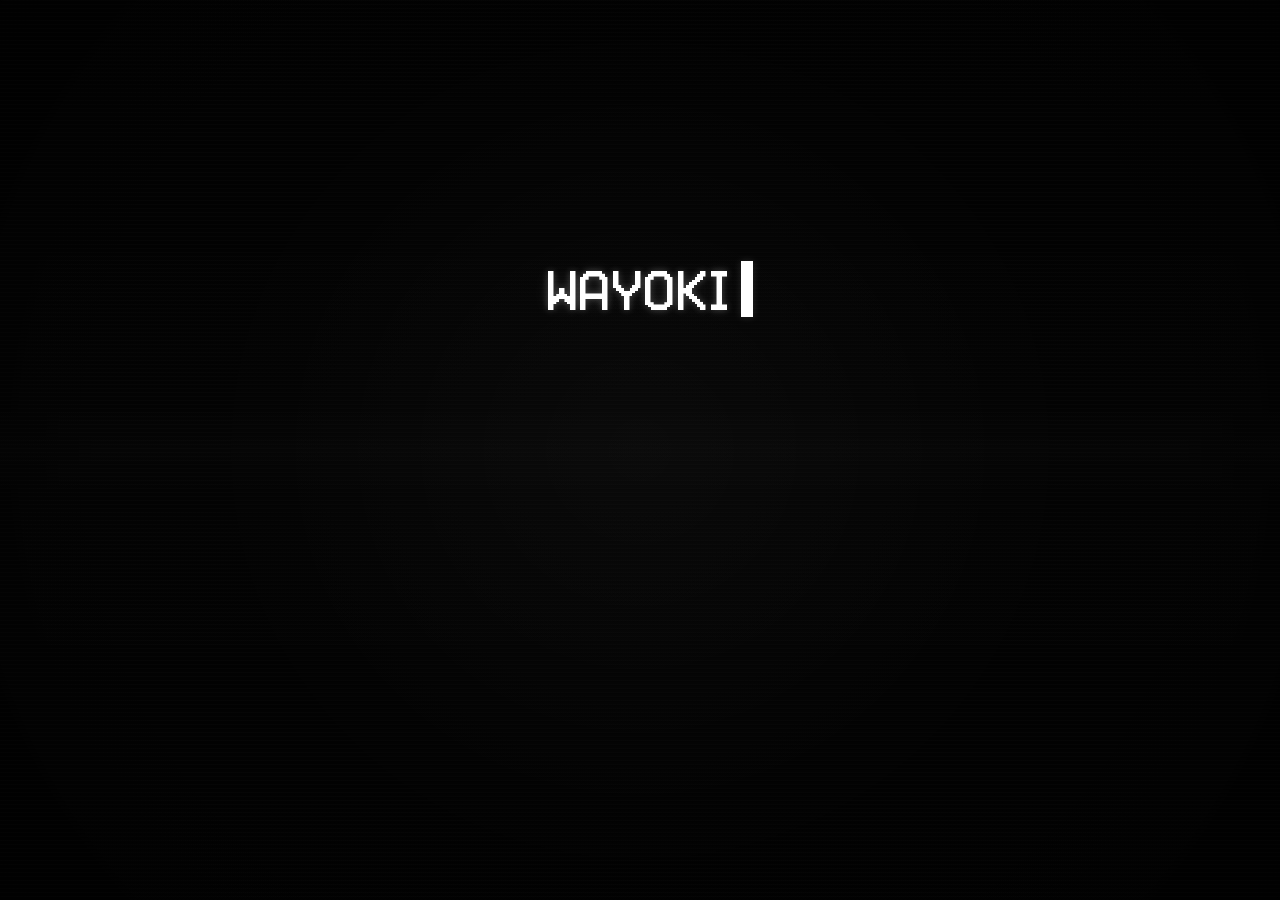
<file: index.html>
<!DOCTYPE html>
<html lang="en" data-theme="light">
<head>
    <meta charset="UTF-8">
    <meta name="viewport" content="width=device-width, initial-scale=1.0">
    <link rel="icon" type="image/png" href="/assets/img/logo.png">
    <script src="/collab/site-ui/theme-registry.js"></script>
    <script src="/assets/js/theme-switcher.js"></script>
    <script src="/assets/js/news-prefetch.js"></script>
    <link rel="stylesheet" href="/assets/css/theme.css">
    <link rel="stylesheet" href="/assets/css/base.css">
    <link rel="stylesheet" href="/assets/css/landing.css">
    <title>WAYOKI</title>
</head>
<body>
    <section class="intro">
        <div class="intro-content">
            <div class="typing">
                <span id="site" data-text=""></span>
                <span class="cursor" aria-hidden="true"></span>
            </div>

            <div class="loading">
                <span id="loading"></span>
                <button class="start-button" type="button" hidden>
                    <span class="start-button-label" data-text="[START]">[START]</span>
                </button>
                <div class="language-picker" hidden aria-label="Choose language">
                    <button class="language-option" type="button" data-lang="ru">РУС</button>
                    <span class="language-divider" aria-hidden="true">/</span>
                    <button class="language-option" type="button" data-lang="en">ENG</button>
                </div>
            </div>
        </div>
    </section>
    <a
        class="media-link"
        href="https://t.me/wayoki"
        target="_blank"
        rel="noopener noreferrer"
        aria-label="Open Wayoki Telegram"
    >
        <span class="media-link-jp">私のソーシャルメディア</span>
    </a>
    <main class="content"></main>
    <script src="/assets/js/landing.js"></script>
</body>
</html>
</file>
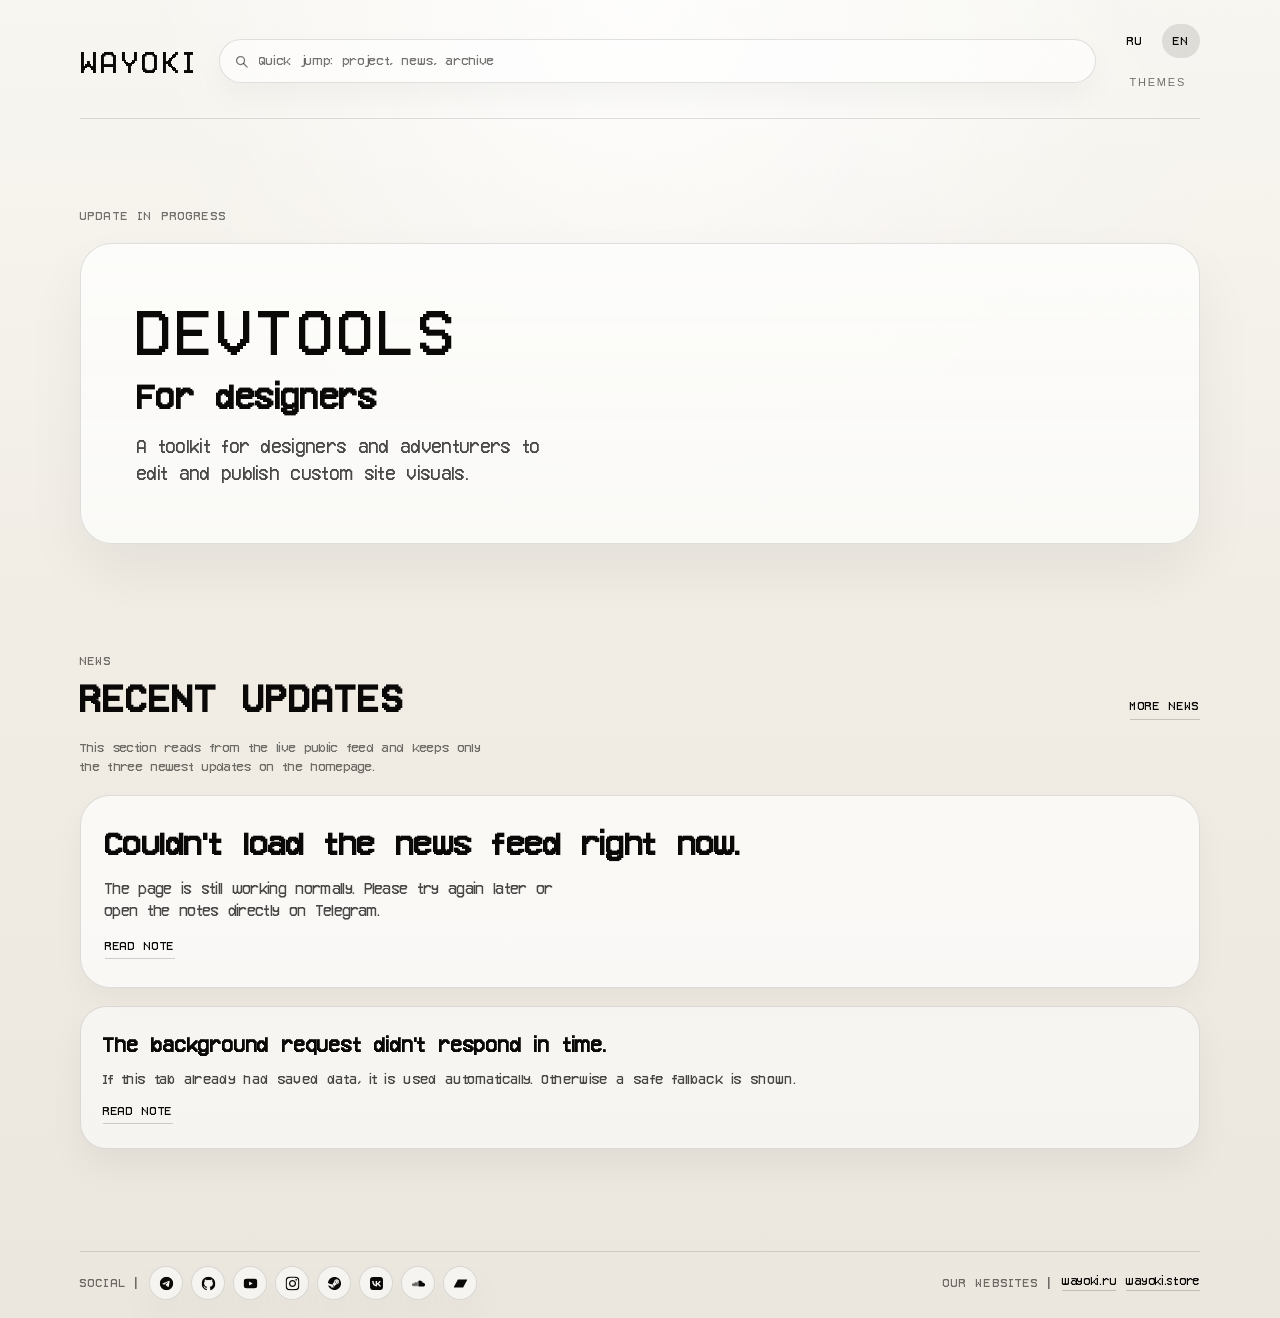
<file: en/index.html>
<!DOCTYPE html>
<html lang="en" data-theme="light">
<head>
    <meta charset="UTF-8">
    <meta name="viewport" content="width=device-width, initial-scale=1.0">
    <meta
        name="description"
        content="WAYOKI presents DevTools for designers and adventurers alongside compact studio news."
    >
    <title>WAYOKI</title>
    <link rel="icon" type="image/png" href="/assets/img/logo.png">
    <script src="/collab/site-ui/theme-registry.js"></script>
    <script src="/assets/js/theme-switcher.js"></script>
    <script src="/assets/js/news-prefetch.js"></script>
    <script src="/assets/js/theme-submit-config.js"></script>
    <script src="/assets/js/theme-editor-config.js"></script>
    <script src="/assets/js/search-index.js" defer></script>
    <script src="/assets/js/quick-search.js" defer></script>
    <script src="/assets/js/theme-submit.js" defer></script>
    <script src="/assets/js/theme-editor.js" defer></script>
    <link rel="stylesheet" href="/assets/css/theme.css">
    <link rel="stylesheet" href="/assets/css/base.css">
    <link rel="stylesheet" href="/assets/css/localized.css">
    <script src="/assets/js/localized-home.js" defer></script>
</head>
<body class="localized-page">
    <header class="site-header">
        <div class="brand-stack">
            <a class="brand" href="/en/" aria-label="WAYOKI English homepage">WAYOKI</a>
            <p class="brand-credit" data-theme-credit aria-live="polite" hidden>by author</p>
        </div>
        <div class="header-search" data-quick-search data-open="false">
            <div class="quick-search">
                <span class="quick-search-icon" aria-hidden="true">
                    <svg viewBox="0 0 16 16" focusable="false">
                        <circle cx="7" cy="7" r="4.25"></circle>
                        <path d="M10.2 10.2 14 14"></path>
                    </svg>
                </span>
                <input
                    class="quick-search-input"
                    type="search"
                    inputmode="search"
                    autocomplete="off"
                    spellcheck="false"
                    enterkeyhint="go"
                    placeholder="Quick jump: project, news, archive"
                    data-quick-search-input
                    role="combobox"
                    aria-autocomplete="list"
                    aria-expanded="false"
                    aria-controls="quick-search-results-en-home"
                >
            </div>
            <div class="quick-search-dropdown" data-quick-search-dropdown hidden>
                <ul class="quick-search-results" id="quick-search-results-en-home" data-quick-search-results role="listbox"></ul>
                <p class="quick-search-empty" data-quick-search-empty hidden></p>
            </div>
        </div>
        <div class="header-side">
            <nav class="locale-nav" aria-label="Language switcher">
                <a class="locale-link" href="/ru/">RU</a>
                <a class="locale-link" href="/en/" aria-current="page">EN</a>
            </nav>
            <div class="theme-stack">
                <div class="theme-stack-controls">
                    <button
                        class="theme-button theme-menu-toggle"
                        type="button"
                        data-theme-menu-toggle
                        aria-label="Show themes"
                        aria-controls="theme-menu-en-home"
                        aria-expanded="false"
                    >
                        <span class="theme-menu-toggle-text">Themes</span>
                    </button>
                </div>
                <div class="theme-menu" id="theme-menu-en-home" data-theme-menu hidden role="group" aria-label="Theme">
                    <button
                        class="theme-button theme-button-option"
                        type="button"
                        data-theme-option="light"
                        aria-label="Light theme"
                        aria-pressed="true"
                    >
                        <svg class="theme-icon theme-icon-sun" viewBox="0 0 16 16" aria-hidden="true" focusable="false">
                            <circle cx="8" cy="8" r="2.75"></circle>
                            <path d="M8 1.5V3.5M8 12.5V14.5M1.5 8H3.5M12.5 8H14.5M3.1 3.1L4.5 4.5M11.5 11.5L12.9 12.9M12.9 3.1L11.5 4.5M4.5 11.5L3.1 12.9"></path>
                        </svg>
                        <span class="theme-button-label">Light</span>
                    </button>
                    <button
                        class="theme-button theme-button-option"
                        type="button"
                        data-theme-option="dark"
                        aria-label="Dark theme"
                        aria-pressed="false"
                    >
                        <svg class="theme-icon theme-icon-moon" viewBox="0 0 16 16" aria-hidden="true" focusable="false">
                            <defs>
                                <mask id="theme-menu-moon-mask-en-home">
                                    <rect width="16" height="16" fill="var(--color-mask-visible)"></rect>
                                    <circle cx="10.8" cy="5.9" r="4.8" fill="var(--color-mask-hidden)"></circle>
                                </mask>
                            </defs>
                            <circle cx="7.4" cy="8" r="5.6" fill="currentColor" mask="url(#theme-menu-moon-mask-en-home)"></circle>
                        </svg>
                        <span class="theme-button-label">Dark</span>
                    </button>
                </div>
            </div>
        </div>
    </header>

    <main class="page-main">
        <section class="feature-section" aria-labelledby="game-title">
            <p class="section-label">Update in progress</p>
            <div class="feature-plaque">
                <p class="feature-title">DevTools</p>
                <h1 class="feature-subtitle" id="game-title">For designers</h1>
                <p class="feature-copy">
                    A toolkit for designers and adventurers to edit and publish custom site visuals.
                </p>
            </div>
        </section>

        <section class="news-section" id="news" aria-labelledby="news-title">
            <div class="section-head">
                <div>
                    <p class="section-label">News</p>
                    <h2 class="section-title" id="news-title">Recent updates</h2>
                </div>
                <a
                    class="archive-link"
                    href="/en/news/"
                >
                    More news
                </a>
            </div>

            <p class="news-note">
                This section reads from the live public feed and keeps only the three newest updates on the homepage.
            </p>

            <div class="news-feed">
                <article class="news-feature" data-news-feature>
                    <h3 class="news-feature-title">Live updates appear here when the feed is reachable.</h3>
                    <p class="news-feature-preview">
                        If the news service is temporarily unavailable, the latest studio notes can still be opened directly from Telegram.
                    </p>
                    <a
                        class="news-link"
                        href="https://t.me/wayoki"
                        target="_blank"
                        rel="noopener noreferrer"
                    >
                        Read note
                    </a>
                </article>

                <ol class="news-list" data-news-list>
                    <li class="news-item">
                        <h3 class="news-item-title">More updates appear as the live feed responds.</h3>
                        <p class="news-preview">
                            Longer notes open in an overlay, while older entries move to the dedicated archive page.
                        </p>
                        <a
                            class="news-link"
                            href="https://t.me/wayoki"
                            target="_blank"
                            rel="noopener noreferrer"
                        >
                            Read note
                        </a>
                    </li>
                </ol>
            </div>
        </section>
    </main>

    <footer class="site-footer">
        <div class="footer-group footer-group-social">
            <div class="footer-heading">
                <p class="footer-label">Social</p>
                <span class="footer-divider" aria-hidden="true">|</span>
            </div>
            <div class="footer-links footer-links-social">
                <a class="footer-icon-link" href="https://t.me/wayoki" target="_blank" rel="noopener noreferrer" aria-label="Telegram">
                    <svg class="footer-icon-svg footer-icon-svg-telegram" viewBox="0 0 24 24" aria-hidden="true" focusable="false">
                        <path d="M11.944 0A12 12 0 0 0 0 12a12 12 0 0 0 12 12 12 12 0 0 0 12-12A12 12 0 0 0 12 0a12 12 0 0 0-.056 0zm4.962 7.224c.1-.002.321.023.465.14a.506.506 0 0 1 .171.325c.016.093.036.306.02.472-.18 1.898-.962 6.502-1.36 8.627-.168.9-.499 1.201-.82 1.23-.696.065-1.225-.46-1.9-.902-1.056-.693-1.653-1.124-2.678-1.8-1.185-.78-.417-1.21.258-1.91.177-.184 3.247-2.977 3.307-3.23.007-.032.014-.15-.056-.212s-.174-.041-.249-.024c-.106.024-1.793 1.14-5.061 3.345-.48.33-.913.49-1.302.48-.428-.008-1.252-.241-1.865-.44-.752-.245-1.349-.374-1.297-.789.027-.216.325-.437.893-.663 3.498-1.524 5.83-2.529 6.998-3.014 3.332-1.386 4.025-1.627 4.476-1.635z"></path>
                    </svg>
                </a>
                <a class="footer-icon-link" href="https://github.com/wayoki" target="_blank" rel="noopener noreferrer" aria-label="GitHub">
                    <svg class="footer-icon-svg footer-icon-svg-github" viewBox="0 0 24 24" aria-hidden="true" focusable="false">
                        <path d="M12 .297c-6.63 0-12 5.373-12 12 0 5.303 3.438 9.8 8.205 11.385.6.113.82-.258.82-.577 0-.285-.01-1.04-.015-2.04-3.338.724-4.042-1.61-4.042-1.61C4.422 18.07 3.633 17.7 3.633 17.7c-1.087-.744.084-.729.084-.729 1.205.084 1.838 1.236 1.838 1.236 1.07 1.835 2.809 1.305 3.495.998.108-.776.417-1.305.76-1.605-2.665-.3-5.466-1.332-5.466-5.93 0-1.31.465-2.38 1.235-3.22-.135-.303-.54-1.523.105-3.176 0 0 1.005-.322 3.3 1.23.96-.267 1.98-.399 3-.405 1.02.006 2.04.138 3 .405 2.28-1.552 3.285-1.23 3.285-1.23.645 1.653.24 2.873.12 3.176.765.84 1.23 1.91 1.23 3.22 0 4.61-2.805 5.625-5.475 5.92.42.36.81 1.096.81 2.22 0 1.606-.015 2.896-.015 3.286 0 .315.21.69.825.57C20.565 22.092 24 17.592 24 12.297c0-6.627-5.373-12-12-12"></path>
                    </svg>
                </a>
                <a class="footer-icon-link" href="https://youtube.com/@imwayoki" target="_blank" rel="noopener noreferrer" aria-label="YouTube">
                    <svg class="footer-icon-svg footer-icon-svg-youtube" viewBox="0 0 24 24" aria-hidden="true" focusable="false">
                        <path d="M23.498 6.186a3.016 3.016 0 0 0-2.122-2.136C19.505 3.545 12 3.545 12 3.545s-7.505 0-9.377.505A3.017 3.017 0 0 0 .502 6.186C0 8.07 0 12 0 12s0 3.93.502 5.814a3.016 3.016 0 0 0 2.122 2.136c1.871.505 9.376.505 9.376.505s7.505 0 9.377-.505a3.015 3.015 0 0 0 2.122-2.136C24 15.93 24 12 24 12s0-3.93-.502-5.814zM9.545 15.568V8.432L15.818 12l-6.273 3.568z"></path>
                    </svg>
                </a>
                <a class="footer-icon-link" href="https://instagram.com/_wayoki" target="_blank" rel="noopener noreferrer" aria-label="Instagram">
                    <svg class="footer-icon-svg footer-icon-svg-instagram" viewBox="0 0 24 24" aria-hidden="true" focusable="false">
                        <path d="M7.0301.084c-1.2768.0602-2.1487.264-2.911.5634-.7888.3075-1.4575.72-2.1228 1.3877-.6652.6677-1.075 1.3368-1.3802 2.127-.2954.7638-.4956 1.6365-.552 2.914-.0564 1.2775-.0689 1.6882-.0626 4.947.0062 3.2586.0206 3.6671.0825 4.9473.061 1.2765.264 2.1482.5635 2.9107.308.7889.72 1.4573 1.388 2.1228.6679.6655 1.3365 1.0743 2.1285 1.38.7632.295 1.6361.4961 2.9134.552 1.2773.056 1.6884.069 4.9462.0627 3.2578-.0062 3.668-.0207 4.9478-.0814 1.28-.0607 2.147-.2652 2.9098-.5633.7889-.3086 1.4578-.72 2.1228-1.3881.665-.6682 1.0745-1.3378 1.3795-2.1284.2957-.7632.4966-1.636.552-2.9124.056-1.2809.0692-1.6898.063-4.948-.0063-3.2583-.021-3.6668-.0817-4.9465-.0607-1.2797-.264-2.1487-.5633-2.9117-.3084-.7889-.72-1.4568-1.3876-2.1228C21.2982 1.33 20.628.9208 19.8378.6165 19.074.321 18.2017.1197 16.9244.0645 15.6471.0093 15.236-.005 11.977.0014 8.718.0076 8.31.0215 7.0301.0839m.1402 21.6932c-1.17-.0509-1.8053-.2453-2.2287-.408-.5606-.216-.96-.4771-1.3819-.895-.422-.4178-.6811-.8186-.9-1.378-.1644-.4234-.3624-1.058-.4171-2.228-.0595-1.2645-.072-1.6442-.079-4.848-.007-3.2037.0053-3.583.0607-4.848.05-1.169.2456-1.805.408-2.2282.216-.5613.4762-.96.895-1.3816.4188-.4217.8184-.6814 1.3783-.9003.423-.1651 1.0575-.3614 2.227-.4171 1.2655-.06 1.6447-.072 4.848-.079 3.2033-.007 3.5835.005 4.8495.0608 1.169.0508 1.8053.2445 2.228.408.5608.216.96.4754 1.3816.895.4217.4194.6816.8176.9005 1.3787.1653.4217.3617 1.056.4169 2.2263.0602 1.2655.0739 1.645.0796 4.848.0058 3.203-.0055 3.5834-.061 4.848-.051 1.17-.245 1.8055-.408 2.2294-.216.5604-.4763.96-.8954 1.3814-.419.4215-.8181.6811-1.3783.9-.4224.1649-1.0577.3617-2.2262.4174-1.2656.0595-1.6448.072-4.8493.079-3.2045.007-3.5825-.006-4.848-.0608M16.953 5.5864A1.44 1.44 0 1 0 18.39 4.144a1.44 1.44 0 0 0-1.437 1.4424M5.8385 12.012c.0067 3.4032 2.7706 6.1557 6.173 6.1493 3.4026-.0065 6.157-2.7701 6.1506-6.1733-.0065-3.4032-2.771-6.1565-6.174-6.1498-3.403.0067-6.156 2.771-6.1496 6.1738M8 12.0077a4 4 0 1 1 4.008 3.9921A3.9996 3.9996 0 0 1 8 12.0077"></path>
                    </svg>
                </a>
                <a class="footer-icon-link" href="https://steamcommunity.com/id/wayoki/" target="_blank" rel="noopener noreferrer" aria-label="Steam">
                    <svg class="footer-icon-svg footer-icon-svg-steam" viewBox="0 0 24 24" aria-hidden="true" focusable="false">
                        <path d="M11.979 0C5.678 0 .511 4.86.022 11.037l6.432 2.658c.545-.371 1.203-.59 1.912-.59.063 0 .125.004.188.006l2.861-4.142V8.91c0-2.495 2.028-4.524 4.524-4.524 2.494 0 4.524 2.031 4.524 4.527s-2.03 4.525-4.524 4.525h-.105l-4.076 2.911c0 .052.004.105.004.159 0 1.875-1.515 3.396-3.39 3.396-1.635 0-3.016-1.173-3.331-2.727L.436 15.27C1.862 20.307 6.486 24 11.979 24c6.627 0 11.999-5.373 11.999-12S18.605 0 11.979 0zM7.54 18.21l-1.473-.61c.262.543.714.999 1.314 1.25 1.297.539 2.793-.076 3.332-1.375.263-.63.264-1.319.005-1.949s-.75-1.121-1.377-1.383c-.624-.26-1.29-.249-1.878-.03l1.523.63c.956.4 1.409 1.5 1.009 2.455-.397.957-1.497 1.41-2.454 1.012H7.54zm11.415-9.303c0-1.662-1.353-3.015-3.015-3.015-1.665 0-3.015 1.353-3.015 3.015 0 1.665 1.35 3.015 3.015 3.015 1.663 0 3.015-1.35 3.015-3.015zm-5.273-.005c0-1.252 1.013-2.266 2.265-2.266 1.249 0 2.266 1.014 2.266 2.266 0 1.251-1.017 2.265-2.266 2.265-1.253 0-2.265-1.014-2.265-2.265z"></path>
                    </svg>
                </a>
                <a class="footer-icon-link" href="https://vk.com/wayoki" target="_blank" rel="noopener noreferrer" aria-label="VK">
                    <svg class="footer-icon-svg footer-icon-svg-vk" viewBox="0 0 24 24" aria-hidden="true" focusable="false">
                        <path d="m9.489.004.729-.003h3.564l.73.003.914.01.433.007.418.011.403.014.388.016.374.021.36.025.345.03.333.033c1.74.196 2.933.616 3.833 1.516.9.9 1.32 2.092 1.516 3.833l.034.333.029.346.025.36.02.373.025.588.012.41.013.644.009.915.004.98-.001 3.313-.003.73-.01.914-.007.433-.011.418-.014.403-.016.388-.021.374-.025.36-.03.345-.033.333c-.196 1.74-.616 2.933-1.516 3.833-.9.9-2.092 1.32-3.833 1.516l-.333.034-.346.029-.36.025-.373.02-.588.025-.41.012-.644.013-.915.009-.98.004-3.313-.001-.73-.003-.914-.01-.433-.007-.418-.011-.403-.014-.388-.016-.374-.021-.36-.025-.345-.03-.333-.033c-1.74-.196-2.933-.616-3.833-1.516-.9-.9-1.32-2.092-1.516-3.833l-.034-.333-.029-.346-.025-.36-.02-.373-.025-.588-.012-.41-.013-.644-.009-.915-.004-.98.001-3.313.003-.73.01-.914.007-.433.011-.418.014-.403.016-.388.021-.374.025-.36.03-.345.033-.333c.196-1.74.616-2.933 1.516-3.833.9-.9 2.092-1.32 3.833-1.516l.333-.034.346-.029.36-.025.373-.02.588-.025.41-.012.644-.013.915-.009ZM6.79 7.3H4.05c.13 6.24 3.25 9.99 8.72 9.99h.31v-3.57c2.01.2 3.53 1.67 4.14 3.57h2.84c-.78-2.84-2.83-4.41-4.11-5.01 1.28-.74 3.08-2.54 3.51-4.98h-2.58c-.56 1.98-2.22 3.78-3.8 3.95V7.3H10.5v6.92c-1.6-.4-3.62-2.34-3.71-6.92Z"></path>
                    </svg>
                </a>
                <a class="footer-icon-link" href="https://soundcloud.com/wayoki" target="_blank" rel="noopener noreferrer" aria-label="SoundCloud">
                    <svg class="footer-icon-svg footer-icon-svg-soundcloud" viewBox="0 0 24 24" aria-hidden="true" focusable="false">
                        <path d="M23.999 14.165c-.052 1.796-1.612 3.169-3.4 3.169h-8.18a.68.68 0 0 1-.675-.683V7.862a.747.747 0 0 1 .452-.724s.75-.513 2.333-.513a5.364 5.364 0 0 1 2.763.755 5.433 5.433 0 0 1 2.57 3.54c.282-.08.574-.121.868-.12.884 0 1.73.358 2.347.992s.948 1.49.922 2.373ZM10.721 8.421c.247 2.98.427 5.697 0 8.672a.264.264 0 0 1-.53 0c-.395-2.946-.22-5.718 0-8.672a.264.264 0 0 1 .53 0ZM9.072 9.448c.285 2.659.37 4.986-.006 7.655a.277.277 0 0 1-.55 0c-.331-2.63-.256-5.02 0-7.655a.277.277 0 0 1 .556 0Zm-1.663-.257c.27 2.726.39 5.171 0 7.904a.266.266 0 0 1-.532 0c-.38-2.69-.257-5.21 0-7.904a.266.266 0 0 1 .532 0Zm-1.647.77a26.108 26.108 0 0 1-.008 7.147.272.272 0 0 1-.542 0 27.955 27.955 0 0 1 0-7.147.275.275 0 0 1 .55 0Zm-1.67 1.769c.421 1.865.228 3.5-.029 5.388a.257.257 0 0 1-.514 0c-.21-1.858-.398-3.549 0-5.389a.272.272 0 0 1 .543 0Zm-1.655-.273c.388 1.897.26 3.508-.01 5.412-.026.28-.514.283-.54 0-.244-1.878-.347-3.54-.01-5.412a.283.283 0 0 1 .56 0Zm-1.668.911c.4 1.268.257 2.292-.026 3.572a.257.257 0 0 1-.514 0c-.241-1.262-.354-2.312-.023-3.572a.283.283 0 0 1 .563 0Z"></path>
                    </svg>
                </a>
                <a class="footer-icon-link" href="https://wayoki.bandcamp.com/" target="_blank" rel="noopener noreferrer" aria-label="Bandcamp">
                    <svg class="footer-icon-svg footer-icon-svg-bandcamp" viewBox="0 0 24 24" aria-hidden="true" focusable="false">
                        <path d="M0 18.75l7.437-13.5H24l-7.438 13.5H0z"></path>
                    </svg>
                </a>
            </div>
        </div>
        <div class="footer-group footer-group-sites">
            <div class="footer-heading">
                <p class="footer-label">Our websites</p>
                <span class="footer-divider" aria-hidden="true">|</span>
            </div>
            <div class="footer-links footer-links-sites">
                <a class="footer-text-link footer-domain-link" href="https://wayoki.ru" target="_blank" rel="noopener noreferrer">wayoki.ru</a>
                <a class="footer-text-link footer-domain-link" href="https://wayoki.store" target="_blank" rel="noopener noreferrer">wayoki.store</a>
            </div>
        </div>
    </footer>
</body>
</html>
</file>
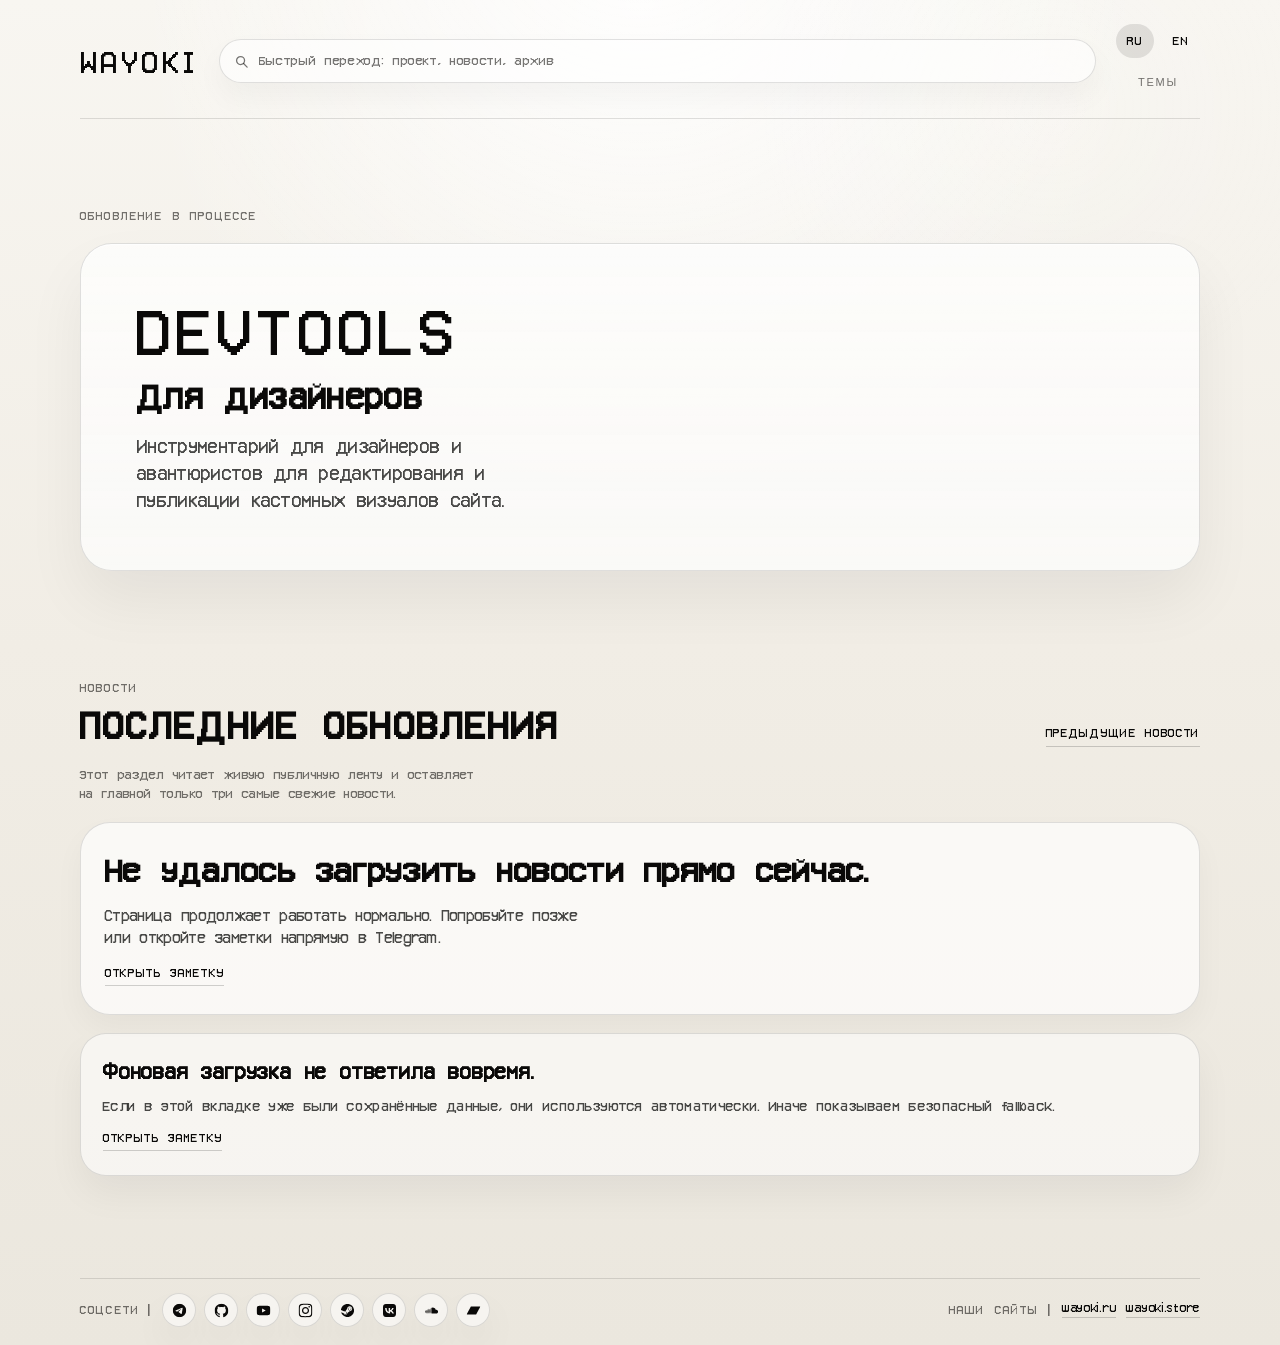
<file: ru/index.html>
<!DOCTYPE html>
<html lang="ru" data-theme="light">
<head>
    <meta charset="UTF-8">
    <meta name="viewport" content="width=device-width, initial-scale=1.0">
    <meta
        name="description"
        content="WAYOKI показывает DevTools для дизайнеров и авантюристов вместе с компактной лентой новостей."
    >
    <title>WAYOKI</title>
    <link rel="icon" type="image/png" href="/assets/img/logo.png">
    <script src="/collab/site-ui/theme-registry.js"></script>
    <script src="/assets/js/theme-switcher.js"></script>
    <script src="/assets/js/news-prefetch.js"></script>
    <script src="/assets/js/theme-submit-config.js"></script>
    <script src="/assets/js/theme-editor-config.js"></script>
    <script src="/assets/js/search-index.js" defer></script>
    <script src="/assets/js/quick-search.js" defer></script>
    <script src="/assets/js/theme-submit.js" defer></script>
    <script src="/assets/js/theme-editor.js" defer></script>
    <link rel="stylesheet" href="/assets/css/theme.css">
    <link rel="stylesheet" href="/assets/css/base.css">
    <link rel="stylesheet" href="/assets/css/localized.css">
    <script src="/assets/js/localized-home.js" defer></script>
</head>
<body class="localized-page">
    <header class="site-header">
        <div class="brand-stack">
            <a class="brand" href="/ru/" aria-label="Главная WAYOKI на русском">WAYOKI</a>
            <p class="brand-credit" data-theme-credit aria-live="polite" hidden>by author</p>
        </div>
        <div class="header-search" data-quick-search data-open="false">
            <div class="quick-search">
                <span class="quick-search-icon" aria-hidden="true">
                    <svg viewBox="0 0 16 16" focusable="false">
                        <circle cx="7" cy="7" r="4.25"></circle>
                        <path d="M10.2 10.2 14 14"></path>
                    </svg>
                </span>
                <input
                    class="quick-search-input"
                    type="search"
                    inputmode="search"
                    autocomplete="off"
                    spellcheck="false"
                    enterkeyhint="go"
                    placeholder="Быстрый переход: проект, новости, архив"
                    data-quick-search-input
                    role="combobox"
                    aria-autocomplete="list"
                    aria-expanded="false"
                    aria-controls="quick-search-results-ru-home"
                >
            </div>
            <div class="quick-search-dropdown" data-quick-search-dropdown hidden>
                <ul class="quick-search-results" id="quick-search-results-ru-home" data-quick-search-results role="listbox"></ul>
                <p class="quick-search-empty" data-quick-search-empty hidden></p>
            </div>
        </div>
        <div class="header-side">
            <nav class="locale-nav" aria-label="Переключение языка">
                <a class="locale-link" href="/ru/" aria-current="page">RU</a>
                <a class="locale-link" href="/en/">EN</a>
            </nav>
            <div class="theme-stack">
                <div class="theme-stack-controls">
                    <button
                        class="theme-button theme-menu-toggle"
                        type="button"
                        data-theme-menu-toggle
                        aria-label="Показать темы"
                        aria-controls="theme-menu-ru-home"
                        aria-expanded="false"
                    >
                        <span class="theme-menu-toggle-text">Темы</span>
                    </button>
                </div>
                <div class="theme-menu" id="theme-menu-ru-home" data-theme-menu hidden role="group" aria-label="Тема">
                    <button
                        class="theme-button theme-button-option"
                        type="button"
                        data-theme-option="light"
                        aria-label="Светлая тема"
                        aria-pressed="true"
                    >
                        <svg class="theme-icon theme-icon-sun" viewBox="0 0 16 16" aria-hidden="true" focusable="false">
                            <circle cx="8" cy="8" r="2.75"></circle>
                            <path d="M8 1.5V3.5M8 12.5V14.5M1.5 8H3.5M12.5 8H14.5M3.1 3.1L4.5 4.5M11.5 11.5L12.9 12.9M12.9 3.1L11.5 4.5M4.5 11.5L3.1 12.9"></path>
                        </svg>
                        <span class="theme-button-label">Light</span>
                    </button>
                    <button
                        class="theme-button theme-button-option"
                        type="button"
                        data-theme-option="dark"
                        aria-label="Тёмная тема"
                        aria-pressed="false"
                    >
                        <svg class="theme-icon theme-icon-moon" viewBox="0 0 16 16" aria-hidden="true" focusable="false">
                            <defs>
                                <mask id="theme-menu-moon-mask-ru-home">
                                    <rect width="16" height="16" fill="var(--color-mask-visible)"></rect>
                                    <circle cx="10.8" cy="5.9" r="4.8" fill="var(--color-mask-hidden)"></circle>
                                </mask>
                            </defs>
                            <circle cx="7.4" cy="8" r="5.6" fill="currentColor" mask="url(#theme-menu-moon-mask-ru-home)"></circle>
                        </svg>
                        <span class="theme-button-label">Dark</span>
                    </button>
                </div>
            </div>
        </div>
    </header>

    <main class="page-main">
        <section class="feature-section" aria-labelledby="game-title">
            <p class="section-label">Обновление в процессе</p>
            <div class="feature-plaque">
                <p class="feature-title">DevTools</p>
                <h1 class="feature-subtitle" id="game-title">Для дизайнеров</h1>
                <p class="feature-copy">
                    Инструментарий для дизайнеров и авантюристов для редактирования и публикации
                    кастомных визуалов сайта.
                </p>
            </div>
        </section>

        <section class="news-section" id="news" aria-labelledby="news-title">
            <div class="section-head">
                <div>
                    <p class="section-label">Новости</p>
                    <h2 class="section-title" id="news-title">Последние обновления</h2>
                </div>
                <a
                    class="archive-link"
                    href="/ru/news/"
                >
                    Предыдущие новости
                </a>
            </div>

            <p class="news-note">
                Этот раздел читает живую публичную ленту и оставляет на главной только три самые свежие новости.
            </p>

            <div class="news-feed">
                <article class="news-feature" data-news-feature>
                    <h3 class="news-feature-title">Живые обновления появятся здесь, когда лента будет доступна.</h3>
                    <p class="news-feature-preview">
                        Если сервис новостей временно недоступен, последние студийные заметки всё равно можно открыть напрямую в Telegram.
                    </p>
                    <a
                        class="news-link"
                        href="https://t.me/wayoki"
                        target="_blank"
                        rel="noopener noreferrer"
                    >
                        Открыть заметку
                    </a>
                </article>

                <ol class="news-list" data-news-list>
                    <li class="news-item">
                        <h3 class="news-item-title">Следующие обновления появятся, как только ответит живая лента.</h3>
                        <p class="news-preview">
                            Длинные тексты открываются в отдельном окне, а более старые записи уходят на страницу архива.
                        </p>
                        <a
                            class="news-link"
                            href="https://t.me/wayoki"
                            target="_blank"
                            rel="noopener noreferrer"
                        >
                            Открыть заметку
                        </a>
                    </li>
                </ol>
            </div>
        </section>
    </main>

    <footer class="site-footer">
        <div class="footer-group footer-group-social">
            <div class="footer-heading">
                <p class="footer-label">Соцсети</p>
                <span class="footer-divider" aria-hidden="true">|</span>
            </div>
            <div class="footer-links footer-links-social">
                <a class="footer-icon-link" href="https://t.me/wayoki" target="_blank" rel="noopener noreferrer" aria-label="Telegram">
                    <svg class="footer-icon-svg footer-icon-svg-telegram" viewBox="0 0 24 24" aria-hidden="true" focusable="false">
                        <path d="M11.944 0A12 12 0 0 0 0 12a12 12 0 0 0 12 12 12 12 0 0 0 12-12A12 12 0 0 0 12 0a12 12 0 0 0-.056 0zm4.962 7.224c.1-.002.321.023.465.14a.506.506 0 0 1 .171.325c.016.093.036.306.02.472-.18 1.898-.962 6.502-1.36 8.627-.168.9-.499 1.201-.82 1.23-.696.065-1.225-.46-1.9-.902-1.056-.693-1.653-1.124-2.678-1.8-1.185-.78-.417-1.21.258-1.91.177-.184 3.247-2.977 3.307-3.23.007-.032.014-.15-.056-.212s-.174-.041-.249-.024c-.106.024-1.793 1.14-5.061 3.345-.48.33-.913.49-1.302.48-.428-.008-1.252-.241-1.865-.44-.752-.245-1.349-.374-1.297-.789.027-.216.325-.437.893-.663 3.498-1.524 5.83-2.529 6.998-3.014 3.332-1.386 4.025-1.627 4.476-1.635z"></path>
                    </svg>
                </a>
                <a class="footer-icon-link" href="https://github.com/wayoki" target="_blank" rel="noopener noreferrer" aria-label="GitHub">
                    <svg class="footer-icon-svg footer-icon-svg-github" viewBox="0 0 24 24" aria-hidden="true" focusable="false">
                        <path d="M12 .297c-6.63 0-12 5.373-12 12 0 5.303 3.438 9.8 8.205 11.385.6.113.82-.258.82-.577 0-.285-.01-1.04-.015-2.04-3.338.724-4.042-1.61-4.042-1.61C4.422 18.07 3.633 17.7 3.633 17.7c-1.087-.744.084-.729.084-.729 1.205.084 1.838 1.236 1.838 1.236 1.07 1.835 2.809 1.305 3.495.998.108-.776.417-1.305.76-1.605-2.665-.3-5.466-1.332-5.466-5.93 0-1.31.465-2.38 1.235-3.22-.135-.303-.54-1.523.105-3.176 0 0 1.005-.322 3.3 1.23.96-.267 1.98-.399 3-.405 1.02.006 2.04.138 3 .405 2.28-1.552 3.285-1.23 3.285-1.23.645 1.653.24 2.873.12 3.176.765.84 1.23 1.91 1.23 3.22 0 4.61-2.805 5.625-5.475 5.92.42.36.81 1.096.81 2.22 0 1.606-.015 2.896-.015 3.286 0 .315.21.69.825.57C20.565 22.092 24 17.592 24 12.297c0-6.627-5.373-12-12-12"></path>
                    </svg>
                </a>
                <a class="footer-icon-link" href="https://youtube.com/@imwayoki" target="_blank" rel="noopener noreferrer" aria-label="YouTube">
                    <svg class="footer-icon-svg footer-icon-svg-youtube" viewBox="0 0 24 24" aria-hidden="true" focusable="false">
                        <path d="M23.498 6.186a3.016 3.016 0 0 0-2.122-2.136C19.505 3.545 12 3.545 12 3.545s-7.505 0-9.377.505A3.017 3.017 0 0 0 .502 6.186C0 8.07 0 12 0 12s0 3.93.502 5.814a3.016 3.016 0 0 0 2.122 2.136c1.871.505 9.376.505 9.376.505s7.505 0 9.377-.505a3.015 3.015 0 0 0 2.122-2.136C24 15.93 24 12 24 12s0-3.93-.502-5.814zM9.545 15.568V8.432L15.818 12l-6.273 3.568z"></path>
                    </svg>
                </a>
                <a class="footer-icon-link" href="https://instagram.com/_wayoki" target="_blank" rel="noopener noreferrer" aria-label="Instagram">
                    <svg class="footer-icon-svg footer-icon-svg-instagram" viewBox="0 0 24 24" aria-hidden="true" focusable="false">
                        <path d="M7.0301.084c-1.2768.0602-2.1487.264-2.911.5634-.7888.3075-1.4575.72-2.1228 1.3877-.6652.6677-1.075 1.3368-1.3802 2.127-.2954.7638-.4956 1.6365-.552 2.914-.0564 1.2775-.0689 1.6882-.0626 4.947.0062 3.2586.0206 3.6671.0825 4.9473.061 1.2765.264 2.1482.5635 2.9107.308.7889.72 1.4573 1.388 2.1228.6679.6655 1.3365 1.0743 2.1285 1.38.7632.295 1.6361.4961 2.9134.552 1.2773.056 1.6884.069 4.9462.0627 3.2578-.0062 3.668-.0207 4.9478-.0814 1.28-.0607 2.147-.2652 2.9098-.5633.7889-.3086 1.4578-.72 2.1228-1.3881.665-.6682 1.0745-1.3378 1.3795-2.1284.2957-.7632.4966-1.636.552-2.9124.056-1.2809.0692-1.6898.063-4.948-.0063-3.2583-.021-3.6668-.0817-4.9465-.0607-1.2797-.264-2.1487-.5633-2.9117-.3084-.7889-.72-1.4568-1.3876-2.1228C21.2982 1.33 20.628.9208 19.8378.6165 19.074.321 18.2017.1197 16.9244.0645 15.6471.0093 15.236-.005 11.977.0014 8.718.0076 8.31.0215 7.0301.0839m.1402 21.6932c-1.17-.0509-1.8053-.2453-2.2287-.408-.5606-.216-.96-.4771-1.3819-.895-.422-.4178-.6811-.8186-.9-1.378-.1644-.4234-.3624-1.058-.4171-2.228-.0595-1.2645-.072-1.6442-.079-4.848-.007-3.2037.0053-3.583.0607-4.848.05-1.169.2456-1.805.408-2.2282.216-.5613.4762-.96.895-1.3816.4188-.4217.8184-.6814 1.3783-.9003.423-.1651 1.0575-.3614 2.227-.4171 1.2655-.06 1.6447-.072 4.848-.079 3.2033-.007 3.5835.005 4.8495.0608 1.169.0508 1.8053.2445 2.228.408.5608.216.96.4754 1.3816.895.4217.4194.6816.8176.9005 1.3787.1653.4217.3617 1.056.4169 2.2263.0602 1.2655.0739 1.645.0796 4.848.0058 3.203-.0055 3.5834-.061 4.848-.051 1.17-.245 1.8055-.408 2.2294-.216.5604-.4763.96-.8954 1.3814-.419.4215-.8181.6811-1.3783.9-.4224.1649-1.0577.3617-2.2262.4174-1.2656.0595-1.6448.072-4.8493.079-3.2045.007-3.5825-.006-4.848-.0608M16.953 5.5864A1.44 1.44 0 1 0 18.39 4.144a1.44 1.44 0 0 0-1.437 1.4424M5.8385 12.012c.0067 3.4032 2.7706 6.1557 6.173 6.1493 3.4026-.0065 6.157-2.7701 6.1506-6.1733-.0065-3.4032-2.771-6.1565-6.174-6.1498-3.403.0067-6.156 2.771-6.1496 6.1738M8 12.0077a4 4 0 1 1 4.008 3.9921A3.9996 3.9996 0 0 1 8 12.0077"></path>
                    </svg>
                </a>
                <a class="footer-icon-link" href="https://steamcommunity.com/id/wayoki/" target="_blank" rel="noopener noreferrer" aria-label="Steam">
                    <svg class="footer-icon-svg footer-icon-svg-steam" viewBox="0 0 24 24" aria-hidden="true" focusable="false">
                        <path d="M11.979 0C5.678 0 .511 4.86.022 11.037l6.432 2.658c.545-.371 1.203-.59 1.912-.59.063 0 .125.004.188.006l2.861-4.142V8.91c0-2.495 2.028-4.524 4.524-4.524 2.494 0 4.524 2.031 4.524 4.527s-2.03 4.525-4.524 4.525h-.105l-4.076 2.911c0 .052.004.105.004.159 0 1.875-1.515 3.396-3.39 3.396-1.635 0-3.016-1.173-3.331-2.727L.436 15.27C1.862 20.307 6.486 24 11.979 24c6.627 0 11.999-5.373 11.999-12S18.605 0 11.979 0zM7.54 18.21l-1.473-.61c.262.543.714.999 1.314 1.25 1.297.539 2.793-.076 3.332-1.375.263-.63.264-1.319.005-1.949s-.75-1.121-1.377-1.383c-.624-.26-1.29-.249-1.878-.03l1.523.63c.956.4 1.409 1.5 1.009 2.455-.397.957-1.497 1.41-2.454 1.012H7.54zm11.415-9.303c0-1.662-1.353-3.015-3.015-3.015-1.665 0-3.015 1.353-3.015 3.015 0 1.665 1.35 3.015 3.015 3.015 1.663 0 3.015-1.35 3.015-3.015zm-5.273-.005c0-1.252 1.013-2.266 2.265-2.266 1.249 0 2.266 1.014 2.266 2.266 0 1.251-1.017 2.265-2.266 2.265-1.253 0-2.265-1.014-2.265-2.265z"></path>
                    </svg>
                </a>
                <a class="footer-icon-link" href="https://vk.com/wayoki" target="_blank" rel="noopener noreferrer" aria-label="VK">
                    <svg class="footer-icon-svg footer-icon-svg-vk" viewBox="0 0 24 24" aria-hidden="true" focusable="false">
                        <path d="m9.489.004.729-.003h3.564l.73.003.914.01.433.007.418.011.403.014.388.016.374.021.36.025.345.03.333.033c1.74.196 2.933.616 3.833 1.516.9.9 1.32 2.092 1.516 3.833l.034.333.029.346.025.36.02.373.025.588.012.41.013.644.009.915.004.98-.001 3.313-.003.73-.01.914-.007.433-.011.418-.014.403-.016.388-.021.374-.025.36-.03.345-.033.333c-.196 1.74-.616 2.933-1.516 3.833-.9.9-2.092 1.32-3.833 1.516l-.333.034-.346.029-.36.025-.373.02-.588.025-.41.012-.644.013-.915.009-.98.004-3.313-.001-.73-.003-.914-.01-.433-.007-.418-.011-.403-.014-.388-.016-.374-.021-.36-.025-.345-.03-.333-.033c-1.74-.196-2.933-.616-3.833-1.516-.9-.9-1.32-2.092-1.516-3.833l-.034-.333-.029-.346-.025-.36-.02-.373-.025-.588-.012-.41-.013-.644-.009-.915-.004-.98.001-3.313.003-.73.01-.914.007-.433.011-.418.014-.403.016-.388.021-.374.025-.36.03-.345.033-.333c.196-1.74.616-2.933 1.516-3.833.9-.9 2.092-1.32 3.833-1.516l.333-.034.346-.029.36-.025.373-.02.588-.025.41-.012.644-.013.915-.009ZM6.79 7.3H4.05c.13 6.24 3.25 9.99 8.72 9.99h.31v-3.57c2.01.2 3.53 1.67 4.14 3.57h2.84c-.78-2.84-2.83-4.41-4.11-5.01 1.28-.74 3.08-2.54 3.51-4.98h-2.58c-.56 1.98-2.22 3.78-3.8 3.95V7.3H10.5v6.92c-1.6-.4-3.62-2.34-3.71-6.92Z"></path>
                    </svg>
                </a>
                <a class="footer-icon-link" href="https://soundcloud.com/wayoki" target="_blank" rel="noopener noreferrer" aria-label="SoundCloud">
                    <svg class="footer-icon-svg footer-icon-svg-soundcloud" viewBox="0 0 24 24" aria-hidden="true" focusable="false">
                        <path d="M23.999 14.165c-.052 1.796-1.612 3.169-3.4 3.169h-8.18a.68.68 0 0 1-.675-.683V7.862a.747.747 0 0 1 .452-.724s.75-.513 2.333-.513a5.364 5.364 0 0 1 2.763.755 5.433 5.433 0 0 1 2.57 3.54c.282-.08.574-.121.868-.12.884 0 1.73.358 2.347.992s.948 1.49.922 2.373ZM10.721 8.421c.247 2.98.427 5.697 0 8.672a.264.264 0 0 1-.53 0c-.395-2.946-.22-5.718 0-8.672a.264.264 0 0 1 .53 0ZM9.072 9.448c.285 2.659.37 4.986-.006 7.655a.277.277 0 0 1-.55 0c-.331-2.63-.256-5.02 0-7.655a.277.277 0 0 1 .556 0Zm-1.663-.257c.27 2.726.39 5.171 0 7.904a.266.266 0 0 1-.532 0c-.38-2.69-.257-5.21 0-7.904a.266.266 0 0 1 .532 0Zm-1.647.77a26.108 26.108 0 0 1-.008 7.147.272.272 0 0 1-.542 0 27.955 27.955 0 0 1 0-7.147.275.275 0 0 1 .55 0Zm-1.67 1.769c.421 1.865.228 3.5-.029 5.388a.257.257 0 0 1-.514 0c-.21-1.858-.398-3.549 0-5.389a.272.272 0 0 1 .543 0Zm-1.655-.273c.388 1.897.26 3.508-.01 5.412-.026.28-.514.283-.54 0-.244-1.878-.347-3.54-.01-5.412a.283.283 0 0 1 .56 0Zm-1.668.911c.4 1.268.257 2.292-.026 3.572a.257.257 0 0 1-.514 0c-.241-1.262-.354-2.312-.023-3.572a.283.283 0 0 1 .563 0Z"></path>
                    </svg>
                </a>
                <a class="footer-icon-link" href="https://wayoki.bandcamp.com/" target="_blank" rel="noopener noreferrer" aria-label="Bandcamp">
                    <svg class="footer-icon-svg footer-icon-svg-bandcamp" viewBox="0 0 24 24" aria-hidden="true" focusable="false">
                        <path d="M0 18.75l7.437-13.5H24l-7.438 13.5H0z"></path>
                    </svg>
                </a>
            </div>
        </div>
        <div class="footer-group footer-group-sites">
            <div class="footer-heading">
                <p class="footer-label">Наши сайты</p>
                <span class="footer-divider" aria-hidden="true">|</span>
            </div>
            <div class="footer-links footer-links-sites">
                <a class="footer-text-link footer-domain-link" href="https://wayoki.ru" target="_blank" rel="noopener noreferrer">wayoki.ru</a>
                <a class="footer-text-link footer-domain-link" href="https://wayoki.store" target="_blank" rel="noopener noreferrer">wayoki.store</a>
            </div>
        </div>
    </footer>
</body>
</html>
</file>
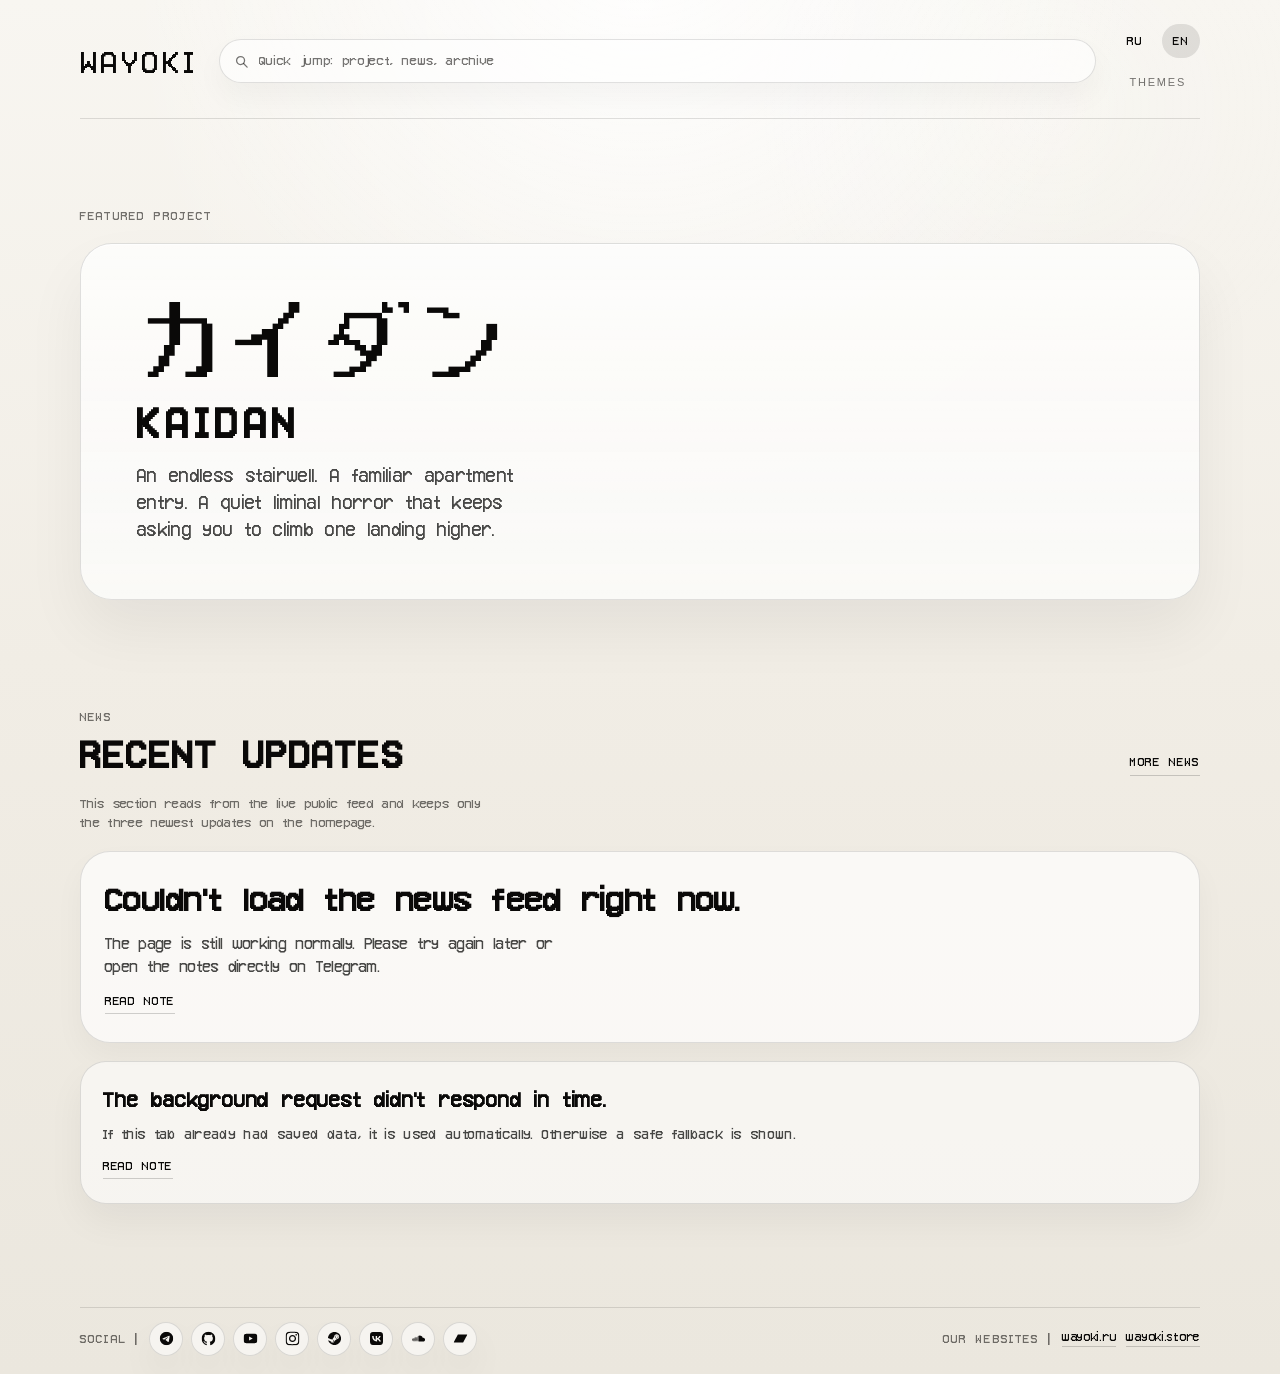
<file: en/customization/index.html>
<!DOCTYPE html>
<html lang="en" data-theme="light">
<head>
    <meta charset="UTF-8">
    <meta name="viewport" content="width=device-width, initial-scale=1.0">
    <meta
        name="description"
        content="WAYOKI customization mode for adjusting and submitting your own theme preset."
    >
    <title>WAYOKI Theme Customization</title>
    <link rel="icon" type="image/png" href="/assets/img/logo.png">
    <script src="/collab/site-ui/theme-registry.js"></script>
    <script src="/assets/js/theme-switcher.js"></script>
    <script src="/assets/js/news-prefetch.js"></script>
    <script src="/assets/js/theme-submit-config.js"></script>
    <script src="/assets/js/theme-editor-config.js"></script>
    <script src="/assets/js/search-index.js" defer></script>
    <script src="/assets/js/quick-search.js" defer></script>
    <script src="/assets/js/theme-submit.js" defer></script>
    <script src="/assets/js/theme-editor.js" defer></script>
    <link rel="stylesheet" href="/assets/css/theme.css">
    <link rel="stylesheet" href="/assets/css/base.css">
    <link rel="stylesheet" href="/assets/css/localized.css">
    <script src="/assets/js/localized-home.js" defer></script>
</head>
<body class="localized-page customization-route">
    <header class="site-header">
        <div class="brand-stack">
            <a class="brand" href="/en/customization/" aria-label="WAYOKI English customization mode">WAYOKI</a>
            <p class="brand-credit" data-theme-credit aria-live="polite" hidden>by author</p>
        </div>
        <div class="header-search" data-quick-search data-open="false">
            <div class="quick-search">
                <span class="quick-search-icon" aria-hidden="true">
                    <svg viewBox="0 0 16 16" focusable="false">
                        <circle cx="7" cy="7" r="4.25"></circle>
                        <path d="M10.2 10.2 14 14"></path>
                    </svg>
                </span>
                <input
                    class="quick-search-input"
                    type="search"
                    inputmode="search"
                    autocomplete="off"
                    spellcheck="false"
                    enterkeyhint="go"
                    placeholder="Quick jump: project, news, archive"
                    data-quick-search-input
                    role="combobox"
                    aria-autocomplete="list"
                    aria-expanded="false"
                    aria-controls="quick-search-results-en-customization"
                >
            </div>
            <div class="quick-search-dropdown" data-quick-search-dropdown hidden>
                <ul class="quick-search-results" id="quick-search-results-en-customization" data-quick-search-results role="listbox"></ul>
                <p class="quick-search-empty" data-quick-search-empty hidden></p>
            </div>
        </div>
        <div class="header-side">
            <nav class="locale-nav" aria-label="Language switcher">
                <a class="locale-link" href="/ru/customization/">RU</a>
                <a class="locale-link" href="/en/customization/" aria-current="page">EN</a>
            </nav>
            <div class="theme-stack">
                <div class="theme-stack-controls">
                    <button
                        class="theme-button theme-menu-toggle"
                        type="button"
                        data-theme-menu-toggle
                        aria-label="Show themes"
                        aria-controls="theme-menu-en-customization"
                        aria-expanded="false"
                    >
                        <span class="theme-menu-toggle-text">Themes</span>
                    </button>
                </div>
                <div class="theme-menu" id="theme-menu-en-customization" data-theme-menu hidden role="group" aria-label="Theme">
                    <button
                        class="theme-button theme-button-option"
                        type="button"
                        data-theme-option="light"
                        aria-label="Light theme"
                        aria-pressed="true"
                    >
                        <svg class="theme-icon theme-icon-sun" viewBox="0 0 16 16" aria-hidden="true" focusable="false">
                            <circle cx="8" cy="8" r="2.75"></circle>
                            <path d="M8 1.5V3.5M8 12.5V14.5M1.5 8H3.5M12.5 8H14.5M3.1 3.1L4.5 4.5M11.5 11.5L12.9 12.9M12.9 3.1L11.5 4.5M4.5 11.5L3.1 12.9"></path>
                        </svg>
                        <span class="theme-button-label">Light</span>
                    </button>
                    <button
                        class="theme-button theme-button-option"
                        type="button"
                        data-theme-option="dark"
                        aria-label="Dark theme"
                        aria-pressed="false"
                    >
                        <svg class="theme-icon theme-icon-moon" viewBox="0 0 16 16" aria-hidden="true" focusable="false">
                            <defs>
                                <mask id="theme-menu-moon-mask-en-customization">
                                    <rect width="16" height="16" fill="var(--color-mask-visible)"></rect>
                                    <circle cx="10.8" cy="5.9" r="4.8" fill="var(--color-mask-hidden)"></circle>
                                </mask>
                            </defs>
                            <circle cx="7.4" cy="8" r="5.6" fill="currentColor" mask="url(#theme-menu-moon-mask-en-customization)"></circle>
                        </svg>
                        <span class="theme-button-label">Dark</span>
                    </button>
                </div>
            </div>
        </div>
    </header>

    <main class="page-main">
        <section class="feature-section" aria-labelledby="game-title">
            <p class="section-label">Featured project</p>
            <div class="feature-plaque">
                <p class="game-title-jp" lang="ja">カイダン</p>
                <h1 class="game-title-latin" id="game-title">Kaidan</h1>
                <p class="feature-copy">
                    An endless stairwell. A familiar apartment entry. A quiet liminal horror
                    that keeps asking you to climb one landing higher.
                </p>
            </div>
        </section>

        <section class="news-section" id="news" aria-labelledby="news-title">
            <div class="section-head">
                <div>
                    <p class="section-label">News</p>
                    <h2 class="section-title" id="news-title">Recent updates</h2>
                </div>
                <a class="archive-link" href="/en/news/">
                    More news
                </a>
            </div>

            <p class="news-note">
                This section reads from the live public feed and keeps only the three newest updates on the homepage.
            </p>

            <div class="news-feed">
                <article class="news-feature" data-news-feature>
                    <h3 class="news-feature-title">Live updates appear here when the feed is reachable.</h3>
                    <p class="news-feature-preview">
                        If the news service is temporarily unavailable, the latest studio notes can still be opened directly from Telegram.
                    </p>
                    <a
                        class="news-link"
                        href="https://t.me/wayoki"
                        target="_blank"
                        rel="noopener noreferrer"
                    >
                        Read note
                    </a>
                </article>

                <ol class="news-list" data-news-list>
                    <li class="news-item">
                        <h3 class="news-item-title">More updates appear as the live feed responds.</h3>
                        <p class="news-preview">
                            Longer notes open in an overlay, while older entries move to the dedicated archive page.
                        </p>
                        <a
                            class="news-link"
                            href="https://t.me/wayoki"
                            target="_blank"
                            rel="noopener noreferrer"
                        >
                            Read note
                        </a>
                    </li>
                </ol>
            </div>
        </section>
    </main>

    <footer class="site-footer">
        <div class="footer-group footer-group-social">
            <div class="footer-heading">
                <p class="footer-label">Social</p>
                <span class="footer-divider" aria-hidden="true">|</span>
            </div>
            <div class="footer-links footer-links-social">
                <a class="footer-icon-link" href="https://t.me/wayoki" target="_blank" rel="noopener noreferrer" aria-label="Telegram">
                    <svg class="footer-icon-svg footer-icon-svg-telegram" viewBox="0 0 24 24" aria-hidden="true" focusable="false">
                        <path d="M11.944 0A12 12 0 0 0 0 12a12 12 0 0 0 12 12 12 12 0 0 0 12-12A12 12 0 0 0 12 0a12 12 0 0 0-.056 0zm4.962 7.224c.1-.002.321.023.465.14a.506.506 0 0 1 .171.325c.016.093.036.306.02.472-.18 1.898-.962 6.502-1.36 8.627-.168.9-.499 1.201-.82 1.23-.696.065-1.225-.46-1.9-.902-1.056-.693-1.653-1.124-2.678-1.8-1.185-.78-.417-1.21.258-1.91.177-.184 3.247-2.977 3.307-3.23.007-.032.014-.15-.056-.212s-.174-.041-.249-.024c-.106.024-1.793 1.14-5.061 3.345-.48.33-.913.49-1.302.48-.428-.008-1.252-.241-1.865-.44-.752-.245-1.349-.374-1.297-.789.027-.216.325-.437.893-.663 3.498-1.524 5.83-2.529 6.998-3.014 3.332-1.386 4.025-1.627 4.476-1.635z"></path>
                    </svg>
                </a>
                <a class="footer-icon-link" href="https://github.com/wayoki" target="_blank" rel="noopener noreferrer" aria-label="GitHub">
                    <svg class="footer-icon-svg footer-icon-svg-github" viewBox="0 0 24 24" aria-hidden="true" focusable="false">
                        <path d="M12 .297c-6.63 0-12 5.373-12 12 0 5.303 3.438 9.8 8.205 11.385.6.113.82-.258.82-.577 0-.285-.01-1.04-.015-2.04-3.338.724-4.042-1.61-4.042-1.61C4.422 18.07 3.633 17.7 3.633 17.7c-1.087-.744.084-.729.084-.729 1.205.084 1.838 1.236 1.838 1.236 1.07 1.835 2.809 1.305 3.495.998.108-.776.417-1.305.76-1.605-2.665-.3-5.466-1.332-5.466-5.93 0-1.31.465-2.38 1.235-3.22-.135-.303-.54-1.523.105-3.176 0 0 1.005-.322 3.3 1.23.96-.267 1.98-.399 3-.405 1.02.006 2.04.138 3 .405 2.28-1.552 3.285-1.23 3.285-1.23.645 1.653.24 2.873.12 3.176.765.84 1.23 1.91 1.23 3.22 0 4.61-2.805 5.625-5.475 5.92.42.36.81 1.096.81 2.22 0 1.606-.015 2.896-.015 3.286 0 .315.21.69.825.57C20.565 22.092 24 17.592 24 12.297c0-6.627-5.373-12-12-12"></path>
                    </svg>
                </a>
                <a class="footer-icon-link" href="https://youtube.com/@imwayoki" target="_blank" rel="noopener noreferrer" aria-label="YouTube">
                    <svg class="footer-icon-svg footer-icon-svg-youtube" viewBox="0 0 24 24" aria-hidden="true" focusable="false">
                        <path d="M23.498 6.186a3.016 3.016 0 0 0-2.122-2.136C19.505 3.545 12 3.545 12 3.545s-7.505 0-9.377.505A3.017 3.017 0 0 0 .502 6.186C0 8.07 0 12 0 12s0 3.93.502 5.814a3.016 3.016 0 0 0 2.122 2.136c1.871.505 9.376.505 9.376.505s7.505 0 9.377-.505a3.015 3.015 0 0 0 2.122-2.136C24 15.93 24 12 24 12s0-3.93-.502-5.814zM9.545 15.568V8.432L15.818 12l-6.273 3.568z"></path>
                    </svg>
                </a>
                <a class="footer-icon-link" href="https://instagram.com/_wayoki" target="_blank" rel="noopener noreferrer" aria-label="Instagram">
                    <svg class="footer-icon-svg footer-icon-svg-instagram" viewBox="0 0 24 24" aria-hidden="true" focusable="false">
                        <path d="M7.0301.084c-1.2768.0602-2.1487.264-2.911.5634-.7888.3075-1.4575.72-2.1228 1.3877-.6652.6677-1.075 1.3368-1.3802 2.127-.2954.7638-.4956 1.6365-.552 2.914-.0564 1.2775-.0689 1.6882-.0626 4.947.0062 3.2586.0206 3.6671.0825 4.9473.061 1.2765.264 2.1482.5635 2.9107.308.7889.72 1.4573 1.388 2.1228.6679.6655 1.3365 1.0743 2.1285 1.38.7632.295 1.6361.4961 2.9134.552 1.2773.056 1.6884.069 4.9462.0627 3.2578-.0062 3.668-.0207 4.9478-.0814 1.28-.0607 2.147-.2652 2.9098-.5633.7889-.3086 1.4578-.72 2.1228-1.3881.665-.6682 1.0745-1.3378 1.3795-2.1284.2957-.7632.4966-1.636.552-2.9124.056-1.2809.0692-1.6898.063-4.948-.0063-3.2583-.021-3.6668-.0817-4.9465-.0607-1.2797-.264-2.1487-.5633-2.9117-.3084-.7889-.72-1.4568-1.3876-2.1228C21.2982 1.33 20.628.9208 19.8378.6165 19.074.321 18.2017.1197 16.9244.0645 15.6471.0093 15.236-.005 11.977.0014 8.718.0076 8.31.0215 7.0301.0839m.1402 21.6932c-1.17-.0509-1.8053-.2453-2.2287-.408-.5606-.216-.96-.4771-1.3819-.895-.422-.4178-.6811-.8186-.9-1.378-.1644-.4234-.3624-1.058-.4171-2.228-.0595-1.2645-.072-1.6442-.079-4.848-.007-3.2037.0053-3.583.0607-4.848.05-1.169.2456-1.805.408-2.2282.216-.5613.4762-.96.895-1.3816.4188-.4217.8184-.6814 1.3783-.9003.423-.1651 1.0575-.3614 2.227-.4171 1.2655-.06 1.6447-.072 4.848-.079 3.2033-.007 3.5835.005 4.8495.0608 1.169.0508 1.8053.2445 2.228.408.5608.216.96.4754 1.3816.895.4217.4194.6816.8176.9005 1.3787.1653.4217.3617 1.056.4169 2.2263.0602 1.2655.0739 1.645.0796 4.848.0058 3.203-.0055 3.5834-.061 4.848-.051 1.17-.245 1.8055-.408 2.2294-.216.5604-.4763.96-.8954 1.3814-.419.4215-.8181.6811-1.3783.9-.4224.1649-1.0577.3617-2.2262.4174-1.2656.0595-1.6448.072-4.8493.079-3.2045.007-3.5825-.006-4.848-.0608M16.953 5.5864A1.44 1.44 0 1 0 18.39 4.144a1.44 1.44 0 0 0-1.437 1.4424M5.8385 12.012c.0067 3.4032 2.7706 6.1557 6.173 6.1493 3.4026-.0065 6.157-2.7701 6.1506-6.1733-.0065-3.4032-2.771-6.1565-6.174-6.1498-3.403.0067-6.156 2.771-6.1496 6.1738M8 12.0077a4 4 0 1 1 4.008 3.9921A3.9996 3.9996 0 0 1 8 12.0077"></path>
                    </svg>
                </a>
                <a class="footer-icon-link" href="https://steamcommunity.com/id/wayoki/" target="_blank" rel="noopener noreferrer" aria-label="Steam">
                    <svg class="footer-icon-svg footer-icon-svg-steam" viewBox="0 0 24 24" aria-hidden="true" focusable="false">
                        <path d="M11.979 0C5.678 0 .511 4.86.022 11.037l6.432 2.658c.545-.371 1.203-.59 1.912-.59.063 0 .125.004.188.006l2.861-4.142V8.91c0-2.495 2.028-4.524 4.524-4.524 2.494 0 4.524 2.031 4.524 4.527s-2.03 4.525-4.524 4.525h-.105l-4.076 2.911c0 .052.004.105.004.159 0 1.875-1.515 3.396-3.39 3.396-1.635 0-3.016-1.173-3.331-2.727L.436 15.27C1.862 20.307 6.486 24 11.979 24c6.627 0 11.999-5.373 11.999-12S18.605 0 11.979 0zM7.54 18.21l-1.473-.61c.262.543.714.999 1.314 1.25 1.297.539 2.793-.076 3.332-1.375.263-.63.264-1.319.005-1.949s-.75-1.121-1.377-1.383c-.624-.26-1.29-.249-1.878-.03l1.523.63c.956.4 1.409 1.5 1.009 2.455-.397.957-1.497 1.41-2.454 1.012H7.54zm11.415-9.303c0-1.662-1.353-3.015-3.015-3.015-1.665 0-3.015 1.353-3.015 3.015 0 1.665 1.35 3.015 3.015 3.015 1.663 0 3.015-1.35 3.015-3.015zm-5.273-.005c0-1.252 1.013-2.266 2.265-2.266 1.249 0 2.266 1.014 2.266 2.266 0 1.251-1.017 2.265-2.266 2.265-1.253 0-2.265-1.014-2.265-2.265z"></path>
                    </svg>
                </a>
                <a class="footer-icon-link" href="https://vk.com/wayoki" target="_blank" rel="noopener noreferrer" aria-label="VK">
                    <svg class="footer-icon-svg footer-icon-svg-vk" viewBox="0 0 24 24" aria-hidden="true" focusable="false">
                        <path d="m9.489.004.729-.003h3.564l.73.003.914.01.433.007.418.011.403.014.388.016.374.021.36.025.345.03.333.033c1.74.196 2.933.616 3.833 1.516.9.9 1.32 2.092 1.516 3.833l.034.333.029.346.025.36.02.373.025.588.012.41.013.644.009.915.004.98-.001 3.313-.003.73-.01.914-.007.433-.011.418-.014.403-.016.388-.021.374-.025.36-.03.345-.033.333c-.196 1.74-.616 2.933-1.516 3.833-.9.9-2.092 1.32-3.833 1.516l-.333.034-.346.029-.36.025-.373.02-.588.025-.41.012-.644.013-.915.009-.98.004-3.313-.001-.73-.003-.914-.01-.433-.007-.418-.011-.403-.014-.388-.016-.374-.021-.36-.025-.345-.03-.333-.033c-1.74-.196-2.933-.616-3.833-1.516-.9-.9-1.32-2.092-1.516-3.833l-.034-.333-.029-.346-.025-.36-.02-.373-.025-.588-.012-.41-.013-.644-.009-.915-.004-.98.001-3.313.003-.73.01-.914.007-.433.011-.418.014-.403.016-.388.021-.374.025-.36.03-.345.033-.333c.196-1.74.616-2.933 1.516-3.833.9-.9 2.092-1.32 3.833-1.516l.333-.034.346-.029.36-.025.373-.02.588-.025.41-.012.644-.013.915-.009ZM6.79 7.3H4.05c.13 6.24 3.25 9.99 8.72 9.99h.31v-3.57c2.01.2 3.53 1.67 4.14 3.57h2.84c-.78-2.84-2.83-4.41-4.11-5.01 1.28-.74 3.08-2.54 3.51-4.98h-2.58c-.56 1.98-2.22 3.78-3.8 3.95V7.3H10.5v6.92c-1.6-.4-3.62-2.34-3.71-6.92Z"></path>
                    </svg>
                </a>
                <a class="footer-icon-link" href="https://soundcloud.com/wayoki" target="_blank" rel="noopener noreferrer" aria-label="SoundCloud">
                    <svg class="footer-icon-svg footer-icon-svg-soundcloud" viewBox="0 0 24 24" aria-hidden="true" focusable="false">
                        <path d="M23.999 14.165c-.052 1.796-1.612 3.169-3.4 3.169h-8.18a.68.68 0 0 1-.675-.683V7.862a.747.747 0 0 1 .452-.724s.75-.513 2.333-.513a5.364 5.364 0 0 1 2.763.755 5.433 5.433 0 0 1 2.57 3.54c.282-.08.574-.121.868-.12.884 0 1.73.358 2.347.992s.948 1.49.922 2.373ZM10.721 8.421c.247 2.98.427 5.697 0 8.672a.264.264 0 0 1-.53 0c-.395-2.946-.22-5.718 0-8.672a.264.264 0 0 1 .53 0ZM9.072 9.448c.285 2.659.37 4.986-.006 7.655a.277.277 0 0 1-.55 0c-.331-2.63-.256-5.02 0-7.655a.277.277 0 0 1 .556 0Zm-1.663-.257c.27 2.726.39 5.171 0 7.904a.266.266 0 0 1-.532 0c-.38-2.69-.257-5.21 0-7.904a.266.266 0 0 1 .532 0Zm-1.647.77a26.108 26.108 0 0 1-.008 7.147.272.272 0 0 1-.542 0 27.955 27.955 0 0 1 0-7.147.275.275 0 0 1 .55 0Zm-1.67 1.769c.421 1.865.228 3.5-.029 5.388a.257.257 0 0 1-.514 0c-.21-1.858-.398-3.549 0-5.389a.272.272 0 0 1 .543 0Zm-1.655-.273c.388 1.897.26 3.508-.01 5.412-.026.28-.514.283-.54 0-.244-1.878-.347-3.54-.01-5.412a.283.283 0 0 1 .56 0Zm-1.668.911c.4 1.268.257 2.292-.026 3.572a.257.257 0 0 1-.514 0c-.241-1.262-.354-2.312-.023-3.572a.283.283 0 0 1 .563 0Z"></path>
                    </svg>
                </a>
                <a class="footer-icon-link" href="https://wayoki.bandcamp.com/" target="_blank" rel="noopener noreferrer" aria-label="Bandcamp">
                    <svg class="footer-icon-svg footer-icon-svg-bandcamp" viewBox="0 0 24 24" aria-hidden="true" focusable="false">
                        <path d="M0 18.75l7.437-13.5H24l-7.438 13.5H0z"></path>
                    </svg>
                </a>
            </div>
        </div>
        <div class="footer-group footer-group-sites">
            <div class="footer-heading">
                <p class="footer-label">Our websites</p>
                <span class="footer-divider" aria-hidden="true">|</span>
            </div>
            <div class="footer-links footer-links-sites">
                <a class="footer-text-link footer-domain-link" href="https://wayoki.ru" target="_blank" rel="noopener noreferrer">wayoki.ru</a>
                <a class="footer-text-link footer-domain-link" href="https://wayoki.store" target="_blank" rel="noopener noreferrer">wayoki.store</a>
            </div>
        </div>
    </footer>
</body>
</html>
</file>
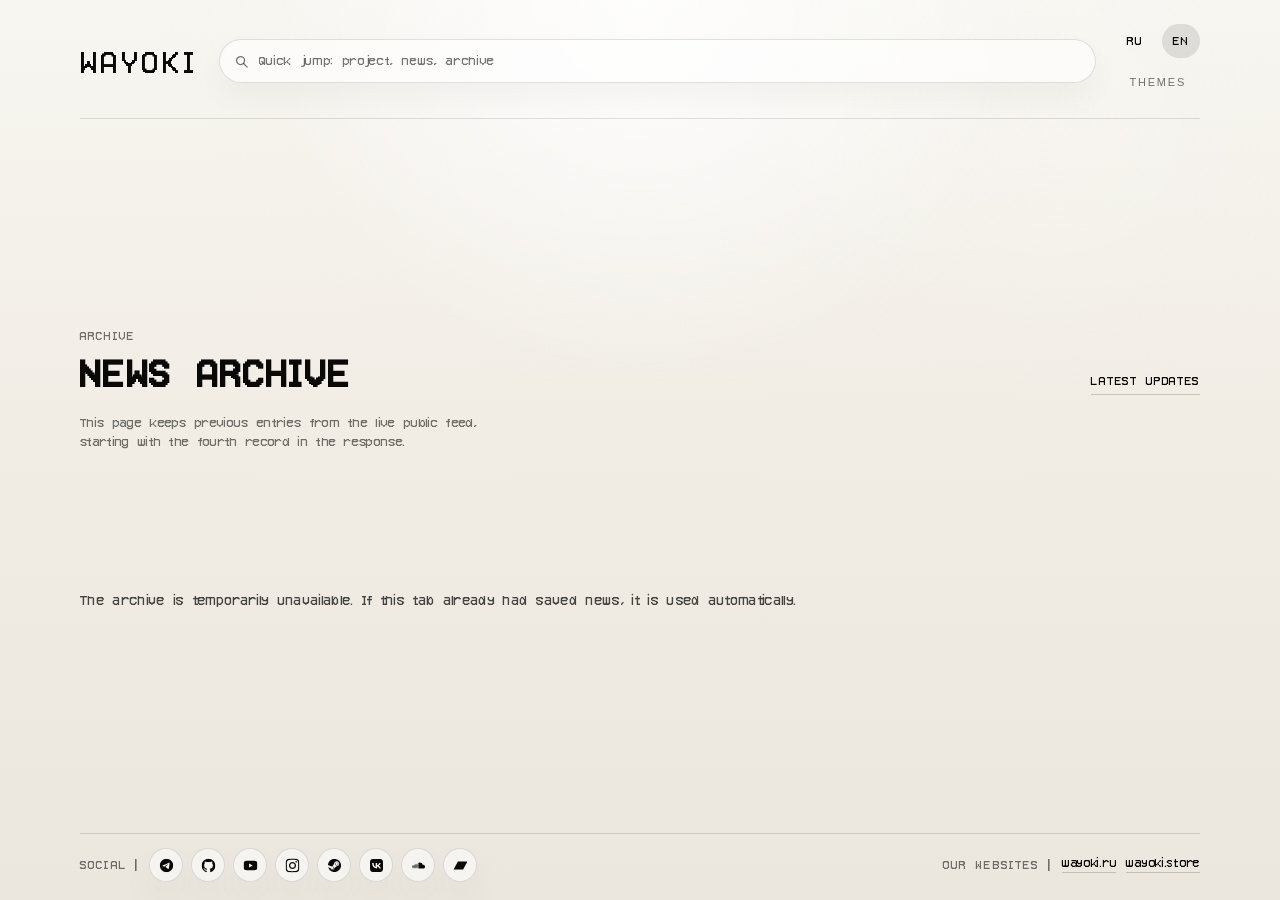
<file: en/news/index.html>
<!DOCTYPE html>
<html lang="en" data-theme="light">
<head>
    <meta charset="UTF-8">
    <meta name="viewport" content="width=device-width, initial-scale=1.0">
    <meta
        name="description"
        content="WAYOKI news archive with previous Kaidan updates pulled from the live public feed."
    >
    <title>WAYOKI News Archive</title>
    <link rel="icon" type="image/png" href="/assets/img/logo.png">
    <script src="/collab/site-ui/theme-registry.js"></script>
    <script src="/assets/js/theme-switcher.js"></script>
    <script src="/assets/js/news-prefetch.js"></script>
    <script src="/assets/js/theme-submit-config.js"></script>
    <script src="/assets/js/theme-editor-config.js"></script>
    <script src="/assets/js/search-index.js" defer></script>
    <script src="/assets/js/quick-search.js" defer></script>
    <script src="/assets/js/theme-submit.js" defer></script>
    <script src="/assets/js/theme-editor.js" defer></script>
    <link rel="stylesheet" href="/assets/css/theme.css">
    <link rel="stylesheet" href="/assets/css/base.css">
    <link rel="stylesheet" href="/assets/css/localized.css">
    <script src="/assets/js/localized-home.js" defer></script>
</head>
<body class="localized-page">
    <header class="site-header">
        <div class="brand-stack">
            <a class="brand" href="/en/" aria-label="WAYOKI English homepage">WAYOKI</a>
            <p class="brand-credit" data-theme-credit aria-live="polite" hidden>by author</p>
        </div>
        <div class="header-search" data-quick-search data-open="false">
            <div class="quick-search">
                <span class="quick-search-icon" aria-hidden="true">
                    <svg viewBox="0 0 16 16" focusable="false">
                        <circle cx="7" cy="7" r="4.25"></circle>
                        <path d="M10.2 10.2 14 14"></path>
                    </svg>
                </span>
                <input
                    class="quick-search-input"
                    type="search"
                    inputmode="search"
                    autocomplete="off"
                    spellcheck="false"
                    enterkeyhint="go"
                    placeholder="Quick jump: project, news, archive"
                    data-quick-search-input
                    role="combobox"
                    aria-autocomplete="list"
                    aria-expanded="false"
                    aria-controls="quick-search-results-en-archive"
                >
            </div>
            <div class="quick-search-dropdown" data-quick-search-dropdown hidden>
                <ul class="quick-search-results" id="quick-search-results-en-archive" data-quick-search-results role="listbox"></ul>
                <p class="quick-search-empty" data-quick-search-empty hidden></p>
            </div>
        </div>
        <div class="header-side">
            <nav class="locale-nav" aria-label="Language switcher">
                <a class="locale-link" href="/ru/news/">RU</a>
                <a class="locale-link" href="/en/news/" aria-current="page">EN</a>
            </nav>
            <div class="theme-stack">
                <div class="theme-stack-controls">
                    <button
                        class="theme-button theme-menu-toggle"
                        type="button"
                        data-theme-menu-toggle
                        aria-label="Show themes"
                        aria-controls="theme-menu-en-archive"
                        aria-expanded="false"
                    >
                        <span class="theme-menu-toggle-text">Themes</span>
                    </button>
                </div>
                <div class="theme-menu" id="theme-menu-en-archive" data-theme-menu hidden role="group" aria-label="Theme">
                    <button
                        class="theme-button theme-button-option"
                        type="button"
                        data-theme-option="light"
                        aria-label="Light theme"
                        aria-pressed="true"
                    >
                        <svg class="theme-icon theme-icon-sun" viewBox="0 0 16 16" aria-hidden="true" focusable="false">
                            <circle cx="8" cy="8" r="2.75"></circle>
                            <path d="M8 1.5V3.5M8 12.5V14.5M1.5 8H3.5M12.5 8H14.5M3.1 3.1L4.5 4.5M11.5 11.5L12.9 12.9M12.9 3.1L11.5 4.5M4.5 11.5L3.1 12.9"></path>
                        </svg>
                        <span class="theme-button-label">Light</span>
                    </button>
                    <button
                        class="theme-button theme-button-option"
                        type="button"
                        data-theme-option="dark"
                        aria-label="Dark theme"
                        aria-pressed="false"
                    >
                        <svg class="theme-icon theme-icon-moon" viewBox="0 0 16 16" aria-hidden="true" focusable="false">
                            <defs>
                                <mask id="theme-menu-moon-mask-en-archive">
                                    <rect width="16" height="16" fill="var(--color-mask-visible)"></rect>
                                    <circle cx="10.8" cy="5.9" r="4.8" fill="var(--color-mask-hidden)"></circle>
                                </mask>
                            </defs>
                            <circle cx="7.4" cy="8" r="5.6" fill="currentColor" mask="url(#theme-menu-moon-mask-en-archive)"></circle>
                        </svg>
                        <span class="theme-button-label">Dark</span>
                    </button>
                </div>
            </div>
        </div>
    </header>

    <main class="page-main">
        <section class="news-section" id="news" aria-labelledby="news-title">
            <div class="section-head">
                <div>
                    <p class="section-label">Archive</p>
                    <h1 class="section-title" id="news-title">News archive</h1>
                </div>
                <a class="archive-link" href="/en/#news">Latest updates</a>
            </div>

            <p class="news-note">
                This page keeps previous entries from the live public feed, starting with the fourth record in the response.
            </p>

            <p class="news-empty" data-news-empty>
                Older notes will appear here as the archive grows.
            </p>

            <ol class="news-list" data-news-list></ol>
        </section>
    </main>

    <footer class="site-footer">
        <div class="footer-group footer-group-social">
            <div class="footer-heading">
                <p class="footer-label">Social</p>
                <span class="footer-divider" aria-hidden="true">|</span>
            </div>
            <div class="footer-links footer-links-social">
                <a class="footer-icon-link" href="https://t.me/wayoki" target="_blank" rel="noopener noreferrer" aria-label="Telegram">
                    <svg class="footer-icon-svg footer-icon-svg-telegram" viewBox="0 0 24 24" aria-hidden="true" focusable="false">
                        <path d="M11.944 0A12 12 0 0 0 0 12a12 12 0 0 0 12 12 12 12 0 0 0 12-12A12 12 0 0 0 12 0a12 12 0 0 0-.056 0zm4.962 7.224c.1-.002.321.023.465.14a.506.506 0 0 1 .171.325c.016.093.036.306.02.472-.18 1.898-.962 6.502-1.36 8.627-.168.9-.499 1.201-.82 1.23-.696.065-1.225-.46-1.9-.902-1.056-.693-1.653-1.124-2.678-1.8-1.185-.78-.417-1.21.258-1.91.177-.184 3.247-2.977 3.307-3.23.007-.032.014-.15-.056-.212s-.174-.041-.249-.024c-.106.024-1.793 1.14-5.061 3.345-.48.33-.913.49-1.302.48-.428-.008-1.252-.241-1.865-.44-.752-.245-1.349-.374-1.297-.789.027-.216.325-.437.893-.663 3.498-1.524 5.83-2.529 6.998-3.014 3.332-1.386 4.025-1.627 4.476-1.635z"></path>
                    </svg>
                </a>
                <a class="footer-icon-link" href="https://github.com/wayoki" target="_blank" rel="noopener noreferrer" aria-label="GitHub">
                    <svg class="footer-icon-svg footer-icon-svg-github" viewBox="0 0 24 24" aria-hidden="true" focusable="false">
                        <path d="M12 .297c-6.63 0-12 5.373-12 12 0 5.303 3.438 9.8 8.205 11.385.6.113.82-.258.82-.577 0-.285-.01-1.04-.015-2.04-3.338.724-4.042-1.61-4.042-1.61C4.422 18.07 3.633 17.7 3.633 17.7c-1.087-.744.084-.729.084-.729 1.205.084 1.838 1.236 1.838 1.236 1.07 1.835 2.809 1.305 3.495.998.108-.776.417-1.305.76-1.605-2.665-.3-5.466-1.332-5.466-5.93 0-1.31.465-2.38 1.235-3.22-.135-.303-.54-1.523.105-3.176 0 0 1.005-.322 3.3 1.23.96-.267 1.98-.399 3-.405 1.02.006 2.04.138 3 .405 2.28-1.552 3.285-1.23 3.285-1.23.645 1.653.24 2.873.12 3.176.765.84 1.23 1.91 1.23 3.22 0 4.61-2.805 5.625-5.475 5.92.42.36.81 1.096.81 2.22 0 1.606-.015 2.896-.015 3.286 0 .315.21.69.825.57C20.565 22.092 24 17.592 24 12.297c0-6.627-5.373-12-12-12"></path>
                    </svg>
                </a>
                <a class="footer-icon-link" href="https://youtube.com/@imwayoki" target="_blank" rel="noopener noreferrer" aria-label="YouTube">
                    <svg class="footer-icon-svg footer-icon-svg-youtube" viewBox="0 0 24 24" aria-hidden="true" focusable="false">
                        <path d="M23.498 6.186a3.016 3.016 0 0 0-2.122-2.136C19.505 3.545 12 3.545 12 3.545s-7.505 0-9.377.505A3.017 3.017 0 0 0 .502 6.186C0 8.07 0 12 0 12s0 3.93.502 5.814a3.016 3.016 0 0 0 2.122 2.136c1.871.505 9.376.505 9.376.505s7.505 0 9.377-.505a3.015 3.015 0 0 0 2.122-2.136C24 15.93 24 12 24 12s0-3.93-.502-5.814zM9.545 15.568V8.432L15.818 12l-6.273 3.568z"></path>
                    </svg>
                </a>
                <a class="footer-icon-link" href="https://instagram.com/_wayoki" target="_blank" rel="noopener noreferrer" aria-label="Instagram">
                    <svg class="footer-icon-svg footer-icon-svg-instagram" viewBox="0 0 24 24" aria-hidden="true" focusable="false">
                        <path d="M7.0301.084c-1.2768.0602-2.1487.264-2.911.5634-.7888.3075-1.4575.72-2.1228 1.3877-.6652.6677-1.075 1.3368-1.3802 2.127-.2954.7638-.4956 1.6365-.552 2.914-.0564 1.2775-.0689 1.6882-.0626 4.947.0062 3.2586.0206 3.6671.0825 4.9473.061 1.2765.264 2.1482.5635 2.9107.308.7889.72 1.4573 1.388 2.1228.6679.6655 1.3365 1.0743 2.1285 1.38.7632.295 1.6361.4961 2.9134.552 1.2773.056 1.6884.069 4.9462.0627 3.2578-.0062 3.668-.0207 4.9478-.0814 1.28-.0607 2.147-.2652 2.9098-.5633.7889-.3086 1.4578-.72 2.1228-1.3881.665-.6682 1.0745-1.3378 1.3795-2.1284.2957-.7632.4966-1.636.552-2.9124.056-1.2809.0692-1.6898.063-4.948-.0063-3.2583-.021-3.6668-.0817-4.9465-.0607-1.2797-.264-2.1487-.5633-2.9117-.3084-.7889-.72-1.4568-1.3876-2.1228C21.2982 1.33 20.628.9208 19.8378.6165 19.074.321 18.2017.1197 16.9244.0645 15.6471.0093 15.236-.005 11.977.0014 8.718.0076 8.31.0215 7.0301.0839m.1402 21.6932c-1.17-.0509-1.8053-.2453-2.2287-.408-.5606-.216-.96-.4771-1.3819-.895-.422-.4178-.6811-.8186-.9-1.378-.1644-.4234-.3624-1.058-.4171-2.228-.0595-1.2645-.072-1.6442-.079-4.848-.007-3.2037.0053-3.583.0607-4.848.05-1.169.2456-1.805.408-2.2282.216-.5613.4762-.96.895-1.3816.4188-.4217.8184-.6814 1.3783-.9003.423-.1651 1.0575-.3614 2.227-.4171 1.2655-.06 1.6447-.072 4.848-.079 3.2033-.007 3.5835.005 4.8495.0608 1.169.0508 1.8053.2445 2.228.408.5608.216.96.4754 1.3816.895.4217.4194.6816.8176.9005 1.3787.1653.4217.3617 1.056.4169 2.2263.0602 1.2655.0739 1.645.0796 4.848.0058 3.203-.0055 3.5834-.061 4.848-.051 1.17-.245 1.8055-.408 2.2294-.216.5604-.4763.96-.8954 1.3814-.419.4215-.8181.6811-1.3783.9-.4224.1649-1.0577.3617-2.2262.4174-1.2656.0595-1.6448.072-4.8493.079-3.2045.007-3.5825-.006-4.848-.0608M16.953 5.5864A1.44 1.44 0 1 0 18.39 4.144a1.44 1.44 0 0 0-1.437 1.4424M5.8385 12.012c.0067 3.4032 2.7706 6.1557 6.173 6.1493 3.4026-.0065 6.157-2.7701 6.1506-6.1733-.0065-3.4032-2.771-6.1565-6.174-6.1498-3.403.0067-6.156 2.771-6.1496 6.1738M8 12.0077a4 4 0 1 1 4.008 3.9921A3.9996 3.9996 0 0 1 8 12.0077"></path>
                    </svg>
                </a>
                <a class="footer-icon-link" href="https://steamcommunity.com/id/wayoki/" target="_blank" rel="noopener noreferrer" aria-label="Steam">
                    <svg class="footer-icon-svg footer-icon-svg-steam" viewBox="0 0 24 24" aria-hidden="true" focusable="false">
                        <path d="M11.979 0C5.678 0 .511 4.86.022 11.037l6.432 2.658c.545-.371 1.203-.59 1.912-.59.063 0 .125.004.188.006l2.861-4.142V8.91c0-2.495 2.028-4.524 4.524-4.524 2.494 0 4.524 2.031 4.524 4.527s-2.03 4.525-4.524 4.525h-.105l-4.076 2.911c0 .052.004.105.004.159 0 1.875-1.515 3.396-3.39 3.396-1.635 0-3.016-1.173-3.331-2.727L.436 15.27C1.862 20.307 6.486 24 11.979 24c6.627 0 11.999-5.373 11.999-12S18.605 0 11.979 0zM7.54 18.21l-1.473-.61c.262.543.714.999 1.314 1.25 1.297.539 2.793-.076 3.332-1.375.263-.63.264-1.319.005-1.949s-.75-1.121-1.377-1.383c-.624-.26-1.29-.249-1.878-.03l1.523.63c.956.4 1.409 1.5 1.009 2.455-.397.957-1.497 1.41-2.454 1.012H7.54zm11.415-9.303c0-1.662-1.353-3.015-3.015-3.015-1.665 0-3.015 1.353-3.015 3.015 0 1.665 1.35 3.015 3.015 3.015 1.663 0 3.015-1.35 3.015-3.015zm-5.273-.005c0-1.252 1.013-2.266 2.265-2.266 1.249 0 2.266 1.014 2.266 2.266 0 1.251-1.017 2.265-2.266 2.265-1.253 0-2.265-1.014-2.265-2.265z"></path>
                    </svg>
                </a>
                <a class="footer-icon-link" href="https://vk.com/wayoki" target="_blank" rel="noopener noreferrer" aria-label="VK">
                    <svg class="footer-icon-svg footer-icon-svg-vk" viewBox="0 0 24 24" aria-hidden="true" focusable="false">
                        <path d="m9.489.004.729-.003h3.564l.73.003.914.01.433.007.418.011.403.014.388.016.374.021.36.025.345.03.333.033c1.74.196 2.933.616 3.833 1.516.9.9 1.32 2.092 1.516 3.833l.034.333.029.346.025.36.02.373.025.588.012.41.013.644.009.915.004.98-.001 3.313-.003.73-.01.914-.007.433-.011.418-.014.403-.016.388-.021.374-.025.36-.03.345-.033.333c-.196 1.74-.616 2.933-1.516 3.833-.9.9-2.092 1.32-3.833 1.516l-.333.034-.346.029-.36.025-.373.02-.588.025-.41.012-.644.013-.915.009-.98.004-3.313-.001-.73-.003-.914-.01-.433-.007-.418-.011-.403-.014-.388-.016-.374-.021-.36-.025-.345-.03-.333-.033c-1.74-.196-2.933-.616-3.833-1.516-.9-.9-1.32-2.092-1.516-3.833l-.034-.333-.029-.346-.025-.36-.02-.373-.025-.588-.012-.41-.013-.644-.009-.915-.004-.98.001-3.313.003-.73.01-.914.007-.433.011-.418.014-.403.016-.388.021-.374.025-.36.03-.345.033-.333c.196-1.74.616-2.933 1.516-3.833.9-.9 2.092-1.32 3.833-1.516l.333-.034.346-.029.36-.025.373-.02.588-.025.41-.012.644-.013.915-.009ZM6.79 7.3H4.05c.13 6.24 3.25 9.99 8.72 9.99h.31v-3.57c2.01.2 3.53 1.67 4.14 3.57h2.84c-.78-2.84-2.83-4.41-4.11-5.01 1.28-.74 3.08-2.54 3.51-4.98h-2.58c-.56 1.98-2.22 3.78-3.8 3.95V7.3H10.5v6.92c-1.6-.4-3.62-2.34-3.71-6.92Z"></path>
                    </svg>
                </a>
                <a class="footer-icon-link" href="https://soundcloud.com/wayoki" target="_blank" rel="noopener noreferrer" aria-label="SoundCloud">
                    <svg class="footer-icon-svg footer-icon-svg-soundcloud" viewBox="0 0 24 24" aria-hidden="true" focusable="false">
                        <path d="M23.999 14.165c-.052 1.796-1.612 3.169-3.4 3.169h-8.18a.68.68 0 0 1-.675-.683V7.862a.747.747 0 0 1 .452-.724s.75-.513 2.333-.513a5.364 5.364 0 0 1 2.763.755 5.433 5.433 0 0 1 2.57 3.54c.282-.08.574-.121.868-.12.884 0 1.73.358 2.347.992s.948 1.49.922 2.373ZM10.721 8.421c.247 2.98.427 5.697 0 8.672a.264.264 0 0 1-.53 0c-.395-2.946-.22-5.718 0-8.672a.264.264 0 0 1 .53 0ZM9.072 9.448c.285 2.659.37 4.986-.006 7.655a.277.277 0 0 1-.55 0c-.331-2.63-.256-5.02 0-7.655a.277.277 0 0 1 .556 0Zm-1.663-.257c.27 2.726.39 5.171 0 7.904a.266.266 0 0 1-.532 0c-.38-2.69-.257-5.21 0-7.904a.266.266 0 0 1 .532 0Zm-1.647.77a26.108 26.108 0 0 1-.008 7.147.272.272 0 0 1-.542 0 27.955 27.955 0 0 1 0-7.147.275.275 0 0 1 .55 0Zm-1.67 1.769c.421 1.865.228 3.5-.029 5.388a.257.257 0 0 1-.514 0c-.21-1.858-.398-3.549 0-5.389a.272.272 0 0 1 .543 0Zm-1.655-.273c.388 1.897.26 3.508-.01 5.412-.026.28-.514.283-.54 0-.244-1.878-.347-3.54-.01-5.412a.283.283 0 0 1 .56 0Zm-1.668.911c.4 1.268.257 2.292-.026 3.572a.257.257 0 0 1-.514 0c-.241-1.262-.354-2.312-.023-3.572a.283.283 0 0 1 .563 0Z"></path>
                    </svg>
                </a>
                <a class="footer-icon-link" href="https://wayoki.bandcamp.com/" target="_blank" rel="noopener noreferrer" aria-label="Bandcamp">
                    <svg class="footer-icon-svg footer-icon-svg-bandcamp" viewBox="0 0 24 24" aria-hidden="true" focusable="false">
                        <path d="M0 18.75l7.437-13.5H24l-7.438 13.5H0z"></path>
                    </svg>
                </a>
            </div>
        </div>
        <div class="footer-group footer-group-sites">
            <div class="footer-heading">
                <p class="footer-label">Our websites</p>
                <span class="footer-divider" aria-hidden="true">|</span>
            </div>
            <div class="footer-links footer-links-sites">
                <a class="footer-text-link footer-domain-link" href="https://wayoki.ru" target="_blank" rel="noopener noreferrer">wayoki.ru</a>
                <a class="footer-text-link footer-domain-link" href="https://wayoki.store" target="_blank" rel="noopener noreferrer">wayoki.store</a>
            </div>
        </div>
    </footer>
</body>
</html>
</file>
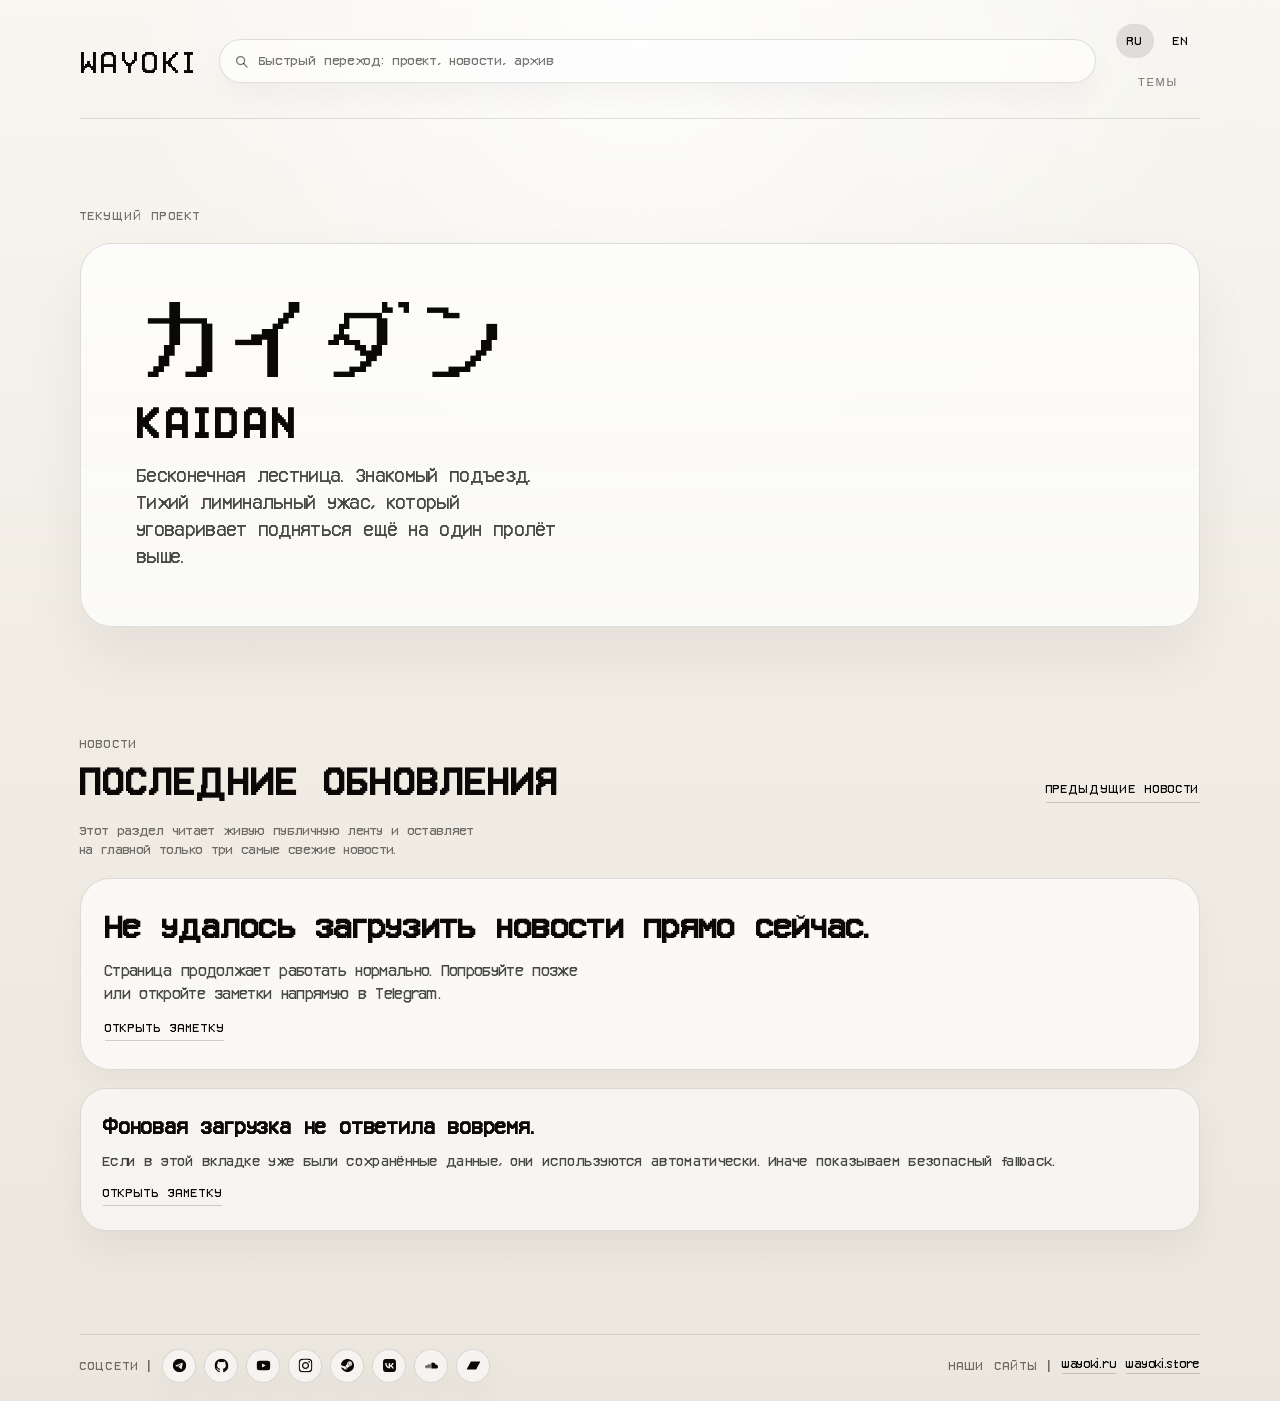
<file: ru/customization/index.html>
<!DOCTYPE html>
<html lang="ru" data-theme="light">
<head>
    <meta charset="UTF-8">
    <meta name="viewport" content="width=device-width, initial-scale=1.0">
    <meta
        name="description"
        content="Режим кастомизации WAYOKI для настройки и отправки пользовательской темы."
    >
    <title>WAYOKI Кастомизация</title>
    <link rel="icon" type="image/png" href="/assets/img/logo.png">
    <script src="/collab/site-ui/theme-registry.js"></script>
    <script src="/assets/js/theme-switcher.js"></script>
    <script src="/assets/js/news-prefetch.js"></script>
    <script src="/assets/js/theme-submit-config.js"></script>
    <script src="/assets/js/theme-editor-config.js"></script>
    <script src="/assets/js/search-index.js" defer></script>
    <script src="/assets/js/quick-search.js" defer></script>
    <script src="/assets/js/theme-submit.js" defer></script>
    <script src="/assets/js/theme-editor.js" defer></script>
    <link rel="stylesheet" href="/assets/css/theme.css">
    <link rel="stylesheet" href="/assets/css/base.css">
    <link rel="stylesheet" href="/assets/css/localized.css">
    <script src="/assets/js/localized-home.js" defer></script>
</head>
<body class="localized-page customization-route">
    <header class="site-header">
        <div class="brand-stack">
            <a class="brand" href="/ru/customization/" aria-label="Режим кастомизации WAYOKI на русском">WAYOKI</a>
            <p class="brand-credit" data-theme-credit aria-live="polite" hidden>by author</p>
        </div>
        <div class="header-search" data-quick-search data-open="false">
            <div class="quick-search">
                <span class="quick-search-icon" aria-hidden="true">
                    <svg viewBox="0 0 16 16" focusable="false">
                        <circle cx="7" cy="7" r="4.25"></circle>
                        <path d="M10.2 10.2 14 14"></path>
                    </svg>
                </span>
                <input
                    class="quick-search-input"
                    type="search"
                    inputmode="search"
                    autocomplete="off"
                    spellcheck="false"
                    enterkeyhint="go"
                    placeholder="Быстрый переход: проект, новости, архив"
                    data-quick-search-input
                    role="combobox"
                    aria-autocomplete="list"
                    aria-expanded="false"
                    aria-controls="quick-search-results-ru-customization"
                >
            </div>
            <div class="quick-search-dropdown" data-quick-search-dropdown hidden>
                <ul class="quick-search-results" id="quick-search-results-ru-customization" data-quick-search-results role="listbox"></ul>
                <p class="quick-search-empty" data-quick-search-empty hidden></p>
            </div>
        </div>
        <div class="header-side">
            <nav class="locale-nav" aria-label="Переключение языка">
                <a class="locale-link" href="/ru/customization/" aria-current="page">RU</a>
                <a class="locale-link" href="/en/customization/">EN</a>
            </nav>
            <div class="theme-stack">
                <div class="theme-stack-controls">
                    <button
                        class="theme-button theme-menu-toggle"
                        type="button"
                        data-theme-menu-toggle
                        aria-label="Показать темы"
                        aria-controls="theme-menu-ru-customization"
                        aria-expanded="false"
                    >
                        <span class="theme-menu-toggle-text">Темы</span>
                    </button>
                </div>
                <div class="theme-menu" id="theme-menu-ru-customization" data-theme-menu hidden role="group" aria-label="Тема">
                    <button
                        class="theme-button theme-button-option"
                        type="button"
                        data-theme-option="light"
                        aria-label="Светлая тема"
                        aria-pressed="true"
                    >
                        <svg class="theme-icon theme-icon-sun" viewBox="0 0 16 16" aria-hidden="true" focusable="false">
                            <circle cx="8" cy="8" r="2.75"></circle>
                            <path d="M8 1.5V3.5M8 12.5V14.5M1.5 8H3.5M12.5 8H14.5M3.1 3.1L4.5 4.5M11.5 11.5L12.9 12.9M12.9 3.1L11.5 4.5M4.5 11.5L3.1 12.9"></path>
                        </svg>
                        <span class="theme-button-label">Светлая</span>
                    </button>
                    <button
                        class="theme-button theme-button-option"
                        type="button"
                        data-theme-option="dark"
                        aria-label="Тёмная тема"
                        aria-pressed="false"
                    >
                        <svg class="theme-icon theme-icon-moon" viewBox="0 0 16 16" aria-hidden="true" focusable="false">
                            <defs>
                                <mask id="theme-menu-moon-mask-ru-customization">
                                    <rect width="16" height="16" fill="var(--color-mask-visible)"></rect>
                                    <circle cx="10.8" cy="5.9" r="4.8" fill="var(--color-mask-hidden)"></circle>
                                </mask>
                            </defs>
                            <circle cx="7.4" cy="8" r="5.6" fill="currentColor" mask="url(#theme-menu-moon-mask-ru-customization)"></circle>
                        </svg>
                        <span class="theme-button-label">Тёмная</span>
                    </button>
                </div>
            </div>
        </div>
    </header>

    <main class="page-main">
        <section class="feature-section" aria-labelledby="game-title">
            <p class="section-label">Текущий проект</p>
            <div class="feature-plaque">
                <p class="game-title-jp" lang="ja">カイダン</p>
                <h1 class="game-title-latin" id="game-title">Kaidan</h1>
                <p class="feature-copy">
                    Бесконечная лестница. Знакомый подъезд. Тихий лиминальный ужас, который
                    уговаривает подняться ещё на один пролёт выше.
                </p>
            </div>
        </section>

        <section class="news-section" id="news" aria-labelledby="news-title">
            <div class="section-head">
                <div>
                    <p class="section-label">Новости</p>
                    <h2 class="section-title" id="news-title">Последние обновления</h2>
                </div>
                <a class="archive-link" href="/ru/news/">
                    Предыдущие новости
                </a>
            </div>

            <p class="news-note">
                Этот раздел читает живую публичную ленту и оставляет на главной только три самые свежие новости.
            </p>

            <div class="news-feed">
                <article class="news-feature" data-news-feature>
                    <h3 class="news-feature-title">Живые обновления появятся здесь, когда лента будет доступна.</h3>
                    <p class="news-feature-preview">
                        Если сервис новостей временно недоступен, последние студийные заметки всё равно можно открыть напрямую в Telegram.
                    </p>
                    <a
                        class="news-link"
                        href="https://t.me/wayoki"
                        target="_blank"
                        rel="noopener noreferrer"
                    >
                        Открыть заметку
                    </a>
                </article>

                <ol class="news-list" data-news-list>
                    <li class="news-item">
                        <h3 class="news-item-title">Следующие обновления появятся, как только ответит живая лента.</h3>
                        <p class="news-preview">
                            Длинные тексты открываются в отдельном окне, а более старые записи уходят на страницу архива.
                        </p>
                        <a
                            class="news-link"
                            href="https://t.me/wayoki"
                            target="_blank"
                            rel="noopener noreferrer"
                        >
                            Открыть заметку
                        </a>
                    </li>
                </ol>
            </div>
        </section>
    </main>

    <footer class="site-footer">
        <div class="footer-group footer-group-social">
            <div class="footer-heading">
                <p class="footer-label">Соцсети</p>
                <span class="footer-divider" aria-hidden="true">|</span>
            </div>
            <div class="footer-links footer-links-social">
                <a class="footer-icon-link" href="https://t.me/wayoki" target="_blank" rel="noopener noreferrer" aria-label="Telegram">
                    <svg class="footer-icon-svg footer-icon-svg-telegram" viewBox="0 0 24 24" aria-hidden="true" focusable="false">
                        <path d="M11.944 0A12 12 0 0 0 0 12a12 12 0 0 0 12 12 12 12 0 0 0 12-12A12 12 0 0 0 12 0a12 12 0 0 0-.056 0zm4.962 7.224c.1-.002.321.023.465.14a.506.506 0 0 1 .171.325c.016.093.036.306.02.472-.18 1.898-.962 6.502-1.36 8.627-.168.9-.499 1.201-.82 1.23-.696.065-1.225-.46-1.9-.902-1.056-.693-1.653-1.124-2.678-1.8-1.185-.78-.417-1.21.258-1.91.177-.184 3.247-2.977 3.307-3.23.007-.032.014-.15-.056-.212s-.174-.041-.249-.024c-.106.024-1.793 1.14-5.061 3.345-.48.33-.913.49-1.302.48-.428-.008-1.252-.241-1.865-.44-.752-.245-1.349-.374-1.297-.789.027-.216.325-.437.893-.663 3.498-1.524 5.83-2.529 6.998-3.014 3.332-1.386 4.025-1.627 4.476-1.635z"></path>
                    </svg>
                </a>
                <a class="footer-icon-link" href="https://github.com/wayoki" target="_blank" rel="noopener noreferrer" aria-label="GitHub">
                    <svg class="footer-icon-svg footer-icon-svg-github" viewBox="0 0 24 24" aria-hidden="true" focusable="false">
                        <path d="M12 .297c-6.63 0-12 5.373-12 12 0 5.303 3.438 9.8 8.205 11.385.6.113.82-.258.82-.577 0-.285-.01-1.04-.015-2.04-3.338.724-4.042-1.61-4.042-1.61C4.422 18.07 3.633 17.7 3.633 17.7c-1.087-.744.084-.729.084-.729 1.205.084 1.838 1.236 1.838 1.236 1.07 1.835 2.809 1.305 3.495.998.108-.776.417-1.305.76-1.605-2.665-.3-5.466-1.332-5.466-5.93 0-1.31.465-2.38 1.235-3.22-.135-.303-.54-1.523.105-3.176 0 0 1.005-.322 3.3 1.23.96-.267 1.98-.399 3-.405 1.02.006 2.04.138 3 .405 2.28-1.552 3.285-1.23 3.285-1.23.645 1.653.24 2.873.12 3.176.765.84 1.23 1.91 1.23 3.22 0 4.61-2.805 5.625-5.475 5.92.42.36.81 1.096.81 2.22 0 1.606-.015 2.896-.015 3.286 0 .315.21.69.825.57C20.565 22.092 24 17.592 24 12.297c0-6.627-5.373-12-12-12"></path>
                    </svg>
                </a>
                <a class="footer-icon-link" href="https://youtube.com/@imwayoki" target="_blank" rel="noopener noreferrer" aria-label="YouTube">
                    <svg class="footer-icon-svg footer-icon-svg-youtube" viewBox="0 0 24 24" aria-hidden="true" focusable="false">
                        <path d="M23.498 6.186a3.016 3.016 0 0 0-2.122-2.136C19.505 3.545 12 3.545 12 3.545s-7.505 0-9.377.505A3.017 3.017 0 0 0 .502 6.186C0 8.07 0 12 0 12s0 3.93.502 5.814a3.016 3.016 0 0 0 2.122 2.136c1.871.505 9.376.505 9.376.505s7.505 0 9.377-.505a3.015 3.015 0 0 0 2.122-2.136C24 15.93 24 12 24 12s0-3.93-.502-5.814zM9.545 15.568V8.432L15.818 12l-6.273 3.568z"></path>
                    </svg>
                </a>
                <a class="footer-icon-link" href="https://instagram.com/_wayoki" target="_blank" rel="noopener noreferrer" aria-label="Instagram">
                    <svg class="footer-icon-svg footer-icon-svg-instagram" viewBox="0 0 24 24" aria-hidden="true" focusable="false">
                        <path d="M7.0301.084c-1.2768.0602-2.1487.264-2.911.5634-.7888.3075-1.4575.72-2.1228 1.3877-.6652.6677-1.075 1.3368-1.3802 2.127-.2954.7638-.4956 1.6365-.552 2.914-.0564 1.2775-.0689 1.6882-.0626 4.947.0062 3.2586.0206 3.6671.0825 4.9473.061 1.2765.264 2.1482.5635 2.9107.308.7889.72 1.4573 1.388 2.1228.6679.6655 1.3365 1.0743 2.1285 1.38.7632.295 1.6361.4961 2.9134.552 1.2773.056 1.6884.069 4.9462.0627 3.2578-.0062 3.668-.0207 4.9478-.0814 1.28-.0607 2.147-.2652 2.9098-.5633.7889-.3086 1.4578-.72 2.1228-1.3881.665-.6682 1.0745-1.3378 1.3795-2.1284.2957-.7632.4966-1.636.552-2.9124.056-1.2809.0692-1.6898.063-4.948-.0063-3.2583-.021-3.6668-.0817-4.9465-.0607-1.2797-.264-2.1487-.5633-2.9117-.3084-.7889-.72-1.4568-1.3876-2.1228C21.2982 1.33 20.628.9208 19.8378.6165 19.074.321 18.2017.1197 16.9244.0645 15.6471.0093 15.236-.005 11.977.0014 8.718.0076 8.31.0215 7.0301.0839m.1402 21.6932c-1.17-.0509-1.8053-.2453-2.2287-.408-.5606-.216-.96-.4771-1.3819-.895-.422-.4178-.6811-.8186-.9-1.378-.1644-.4234-.3624-1.058-.4171-2.228-.0595-1.2645-.072-1.6442-.079-4.848-.007-3.2037.0053-3.583.0607-4.848.05-1.169.2456-1.805.408-2.2282.216-.5613.4762-.96.895-1.3816.4188-.4217.8184-.6814 1.3783-.9003.423-.1651 1.0575-.3614 2.227-.4171 1.2655-.06 1.6447-.072 4.848-.079 3.2033-.007 3.5835.005 4.8495.0608 1.169.0508 1.8053.2445 2.228.408.5608.216.96.4754 1.3816.895.4217.4194.6816.8176.9005 1.3787.1653.4217.3617 1.056.4169 2.2263.0602 1.2655.0739 1.645.0796 4.848.0058 3.203-.0055 3.5834-.061 4.848-.051 1.17-.245 1.8055-.408 2.2294-.216.5604-.4763.96-.8954 1.3814-.419.4215-.8181.6811-1.3783.9-.4224.1649-1.0577.3617-2.2262.4174-1.2656.0595-1.6448.072-4.8493.079-3.2045.007-3.5825-.006-4.848-.0608M16.953 5.5864A1.44 1.44 0 1 0 18.39 4.144a1.44 1.44 0 0 0-1.437 1.4424M5.8385 12.012c.0067 3.4032 2.7706 6.1557 6.173 6.1493 3.4026-.0065 6.157-2.7701 6.1506-6.1733-.0065-3.4032-2.771-6.1565-6.174-6.1498-3.403.0067-6.156 2.771-6.1496 6.1738M8 12.0077a4 4 0 1 1 4.008 3.9921A3.9996 3.9996 0 0 1 8 12.0077"></path>
                    </svg>
                </a>
                <a class="footer-icon-link" href="https://steamcommunity.com/id/wayoki/" target="_blank" rel="noopener noreferrer" aria-label="Steam">
                    <svg class="footer-icon-svg footer-icon-svg-steam" viewBox="0 0 24 24" aria-hidden="true" focusable="false">
                        <path d="M11.979 0C5.678 0 .511 4.86.022 11.037l6.432 2.658c.545-.371 1.203-.59 1.912-.59.063 0 .125.004.188.006l2.861-4.142V8.91c0-2.495 2.028-4.524 4.524-4.524 2.494 0 4.524 2.031 4.524 4.527s-2.03 4.525-4.524 4.525h-.105l-4.076 2.911c0 .052.004.105.004.159 0 1.875-1.515 3.396-3.39 3.396-1.635 0-3.016-1.173-3.331-2.727L.436 15.27C1.862 20.307 6.486 24 11.979 24c6.627 0 11.999-5.373 11.999-12S18.605 0 11.979 0zM7.54 18.21l-1.473-.61c.262.543.714.999 1.314 1.25 1.297.539 2.793-.076 3.332-1.375.263-.63.264-1.319.005-1.949s-.75-1.121-1.377-1.383c-.624-.26-1.29-.249-1.878-.03l1.523.63c.956.4 1.409 1.5 1.009 2.455-.397.957-1.497 1.41-2.454 1.012H7.54zm11.415-9.303c0-1.662-1.353-3.015-3.015-3.015-1.665 0-3.015 1.353-3.015 3.015 0 1.665 1.35 3.015 3.015 3.015 1.663 0 3.015-1.35 3.015-3.015zm-5.273-.005c0-1.252 1.013-2.266 2.265-2.266 1.249 0 2.266 1.014 2.266 2.266 0 1.251-1.017 2.265-2.266 2.265-1.253 0-2.265-1.014-2.265-2.265z"></path>
                    </svg>
                </a>
                <a class="footer-icon-link" href="https://vk.com/wayoki" target="_blank" rel="noopener noreferrer" aria-label="VK">
                    <svg class="footer-icon-svg footer-icon-svg-vk" viewBox="0 0 24 24" aria-hidden="true" focusable="false">
                        <path d="m9.489.004.729-.003h3.564l.73.003.914.01.433.007.418.011.403.014.388.016.374.021.36.025.345.03.333.033c1.74.196 2.933.616 3.833 1.516.9.9 1.32 2.092 1.516 3.833l.034.333.029.346.025.36.02.373.025.588.012.41.013.644.009.915.004.98-.001 3.313-.003.73-.01.914-.007.433-.011.418-.014.403-.016.388-.021.374-.025.36-.03.345-.033.333c-.196 1.74-.616 2.933-1.516 3.833-.9.9-2.092 1.32-3.833 1.516l-.333.034-.346.029-.36.025-.373.02-.588.025-.41.012-.644.013-.915.009-.98.004-3.313-.001-.73-.003-.914-.01-.433-.007-.418-.011-.403-.014-.388-.016-.374-.021-.36-.025-.345-.03-.333-.033c-1.74-.196-2.933-.616-3.833-1.516-.9-.9-1.32-2.092-1.516-3.833l-.034-.333-.029-.346-.025-.36-.02-.373-.025-.588-.012-.41-.013-.644-.009-.915-.004-.98.001-3.313.003-.73.01-.914.007-.433.011-.418.014-.403.016-.388.021-.374.025-.36.03-.345.033-.333c.196-1.74.616-2.933 1.516-3.833.9-.9 2.092-1.32 3.833-1.516l.333-.034.346-.029.36-.025.373-.02.588-.025.41-.012.644-.013.915-.009ZM6.79 7.3H4.05c.13 6.24 3.25 9.99 8.72 9.99h.31v-3.57c2.01.2 3.53 1.67 4.14 3.57h2.84c-.78-2.84-2.83-4.41-4.11-5.01 1.28-.74 3.08-2.54 3.51-4.98h-2.58c-.56 1.98-2.22 3.78-3.8 3.95V7.3H10.5v6.92c-1.6-.4-3.62-2.34-3.71-6.92Z"></path>
                    </svg>
                </a>
                <a class="footer-icon-link" href="https://soundcloud.com/wayoki" target="_blank" rel="noopener noreferrer" aria-label="SoundCloud">
                    <svg class="footer-icon-svg footer-icon-svg-soundcloud" viewBox="0 0 24 24" aria-hidden="true" focusable="false">
                        <path d="M23.999 14.165c-.052 1.796-1.612 3.169-3.4 3.169h-8.18a.68.68 0 0 1-.675-.683V7.862a.747.747 0 0 1 .452-.724s.75-.513 2.333-.513a5.364 5.364 0 0 1 2.763.755 5.433 5.433 0 0 1 2.57 3.54c.282-.08.574-.121.868-.12.884 0 1.73.358 2.347.992s.948 1.49.922 2.373ZM10.721 8.421c.247 2.98.427 5.697 0 8.672a.264.264 0 0 1-.53 0c-.395-2.946-.22-5.718 0-8.672a.264.264 0 0 1 .53 0ZM9.072 9.448c.285 2.659.37 4.986-.006 7.655a.277.277 0 0 1-.55 0c-.331-2.63-.256-5.02 0-7.655a.277.277 0 0 1 .556 0Zm-1.663-.257c.27 2.726.39 5.171 0 7.904a.266.266 0 0 1-.532 0c-.38-2.69-.257-5.21 0-7.904a.266.266 0 0 1 .532 0Zm-1.647.77a26.108 26.108 0 0 1-.008 7.147.272.272 0 0 1-.542 0 27.955 27.955 0 0 1 0-7.147.275.275 0 0 1 .55 0Zm-1.67 1.769c.421 1.865.228 3.5-.029 5.388a.257.257 0 0 1-.514 0c-.21-1.858-.398-3.549 0-5.389a.272.272 0 0 1 .543 0Zm-1.655-.273c.388 1.897.26 3.508-.01 5.412-.026.28-.514.283-.54 0-.244-1.878-.347-3.54-.01-5.412a.283.283 0 0 1 .56 0Zm-1.668.911c.4 1.268.257 2.292-.026 3.572a.257.257 0 0 1-.514 0c-.241-1.262-.354-2.312-.023-3.572a.283.283 0 0 1 .563 0Z"></path>
                    </svg>
                </a>
                <a class="footer-icon-link" href="https://wayoki.bandcamp.com/" target="_blank" rel="noopener noreferrer" aria-label="Bandcamp">
                    <svg class="footer-icon-svg footer-icon-svg-bandcamp" viewBox="0 0 24 24" aria-hidden="true" focusable="false">
                        <path d="M0 18.75l7.437-13.5H24l-7.438 13.5H0z"></path>
                    </svg>
                </a>
            </div>
        </div>
        <div class="footer-group footer-group-sites">
            <div class="footer-heading">
                <p class="footer-label">Наши сайты</p>
                <span class="footer-divider" aria-hidden="true">|</span>
            </div>
            <div class="footer-links footer-links-sites">
                <a class="footer-text-link footer-domain-link" href="https://wayoki.ru" target="_blank" rel="noopener noreferrer">wayoki.ru</a>
                <a class="footer-text-link footer-domain-link" href="https://wayoki.store" target="_blank" rel="noopener noreferrer">wayoki.store</a>
            </div>
        </div>
    </footer>
</body>
</html>
</file>
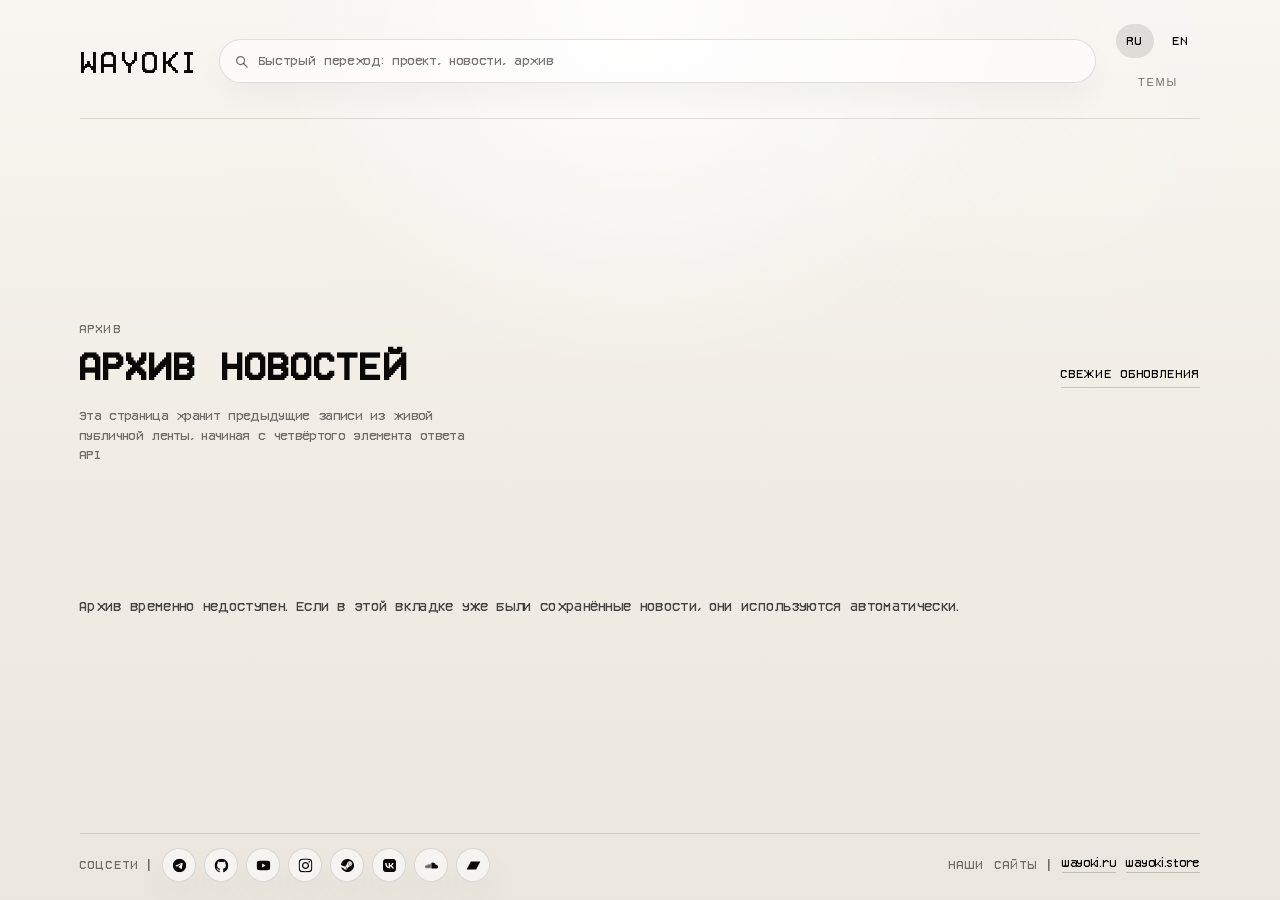
<file: ru/news/index.html>
<!DOCTYPE html>
<html lang="ru" data-theme="light">
<head>
    <meta charset="UTF-8">
    <meta name="viewport" content="width=device-width, initial-scale=1.0">
    <meta
        name="description"
        content="Архив новостей WAYOKI с предыдущими обновлениями Kaidan из живой публичной ленты."
    >
    <title>WAYOKI Архив новостей</title>
    <link rel="icon" type="image/png" href="/assets/img/logo.png">
    <script src="/collab/site-ui/theme-registry.js"></script>
    <script src="/assets/js/theme-switcher.js"></script>
    <script src="/assets/js/news-prefetch.js"></script>
    <script src="/assets/js/theme-submit-config.js"></script>
    <script src="/assets/js/theme-editor-config.js"></script>
    <script src="/assets/js/search-index.js" defer></script>
    <script src="/assets/js/quick-search.js" defer></script>
    <script src="/assets/js/theme-submit.js" defer></script>
    <script src="/assets/js/theme-editor.js" defer></script>
    <link rel="stylesheet" href="/assets/css/theme.css">
    <link rel="stylesheet" href="/assets/css/base.css">
    <link rel="stylesheet" href="/assets/css/localized.css">
    <script src="/assets/js/localized-home.js" defer></script>
</head>
<body class="localized-page">
    <header class="site-header">
        <div class="brand-stack">
            <a class="brand" href="/ru/" aria-label="Главная WAYOKI на русском">WAYOKI</a>
            <p class="brand-credit" data-theme-credit aria-live="polite" hidden>by author</p>
        </div>
        <div class="header-search" data-quick-search data-open="false">
            <div class="quick-search">
                <span class="quick-search-icon" aria-hidden="true">
                    <svg viewBox="0 0 16 16" focusable="false">
                        <circle cx="7" cy="7" r="4.25"></circle>
                        <path d="M10.2 10.2 14 14"></path>
                    </svg>
                </span>
                <input
                    class="quick-search-input"
                    type="search"
                    inputmode="search"
                    autocomplete="off"
                    spellcheck="false"
                    enterkeyhint="go"
                    placeholder="Быстрый переход: проект, новости, архив"
                    data-quick-search-input
                    role="combobox"
                    aria-autocomplete="list"
                    aria-expanded="false"
                    aria-controls="quick-search-results-ru-archive"
                >
            </div>
            <div class="quick-search-dropdown" data-quick-search-dropdown hidden>
                <ul class="quick-search-results" id="quick-search-results-ru-archive" data-quick-search-results role="listbox"></ul>
                <p class="quick-search-empty" data-quick-search-empty hidden></p>
            </div>
        </div>
        <div class="header-side">
            <nav class="locale-nav" aria-label="Переключение языка">
                <a class="locale-link" href="/ru/news/" aria-current="page">RU</a>
                <a class="locale-link" href="/en/news/">EN</a>
            </nav>
            <div class="theme-stack">
                <div class="theme-stack-controls">
                    <button
                        class="theme-button theme-menu-toggle"
                        type="button"
                        data-theme-menu-toggle
                        aria-label="Показать темы"
                        aria-controls="theme-menu-ru-archive"
                        aria-expanded="false"
                    >
                        <span class="theme-menu-toggle-text">Темы</span>
                    </button>
                </div>
                <div class="theme-menu" id="theme-menu-ru-archive" data-theme-menu hidden role="group" aria-label="Тема">
                    <button
                        class="theme-button theme-button-option"
                        type="button"
                        data-theme-option="light"
                        aria-label="Светлая тема"
                        aria-pressed="true"
                    >
                        <svg class="theme-icon theme-icon-sun" viewBox="0 0 16 16" aria-hidden="true" focusable="false">
                            <circle cx="8" cy="8" r="2.75"></circle>
                            <path d="M8 1.5V3.5M8 12.5V14.5M1.5 8H3.5M12.5 8H14.5M3.1 3.1L4.5 4.5M11.5 11.5L12.9 12.9M12.9 3.1L11.5 4.5M4.5 11.5L3.1 12.9"></path>
                        </svg>
                        <span class="theme-button-label">Light</span>
                    </button>
                    <button
                        class="theme-button theme-button-option"
                        type="button"
                        data-theme-option="dark"
                        aria-label="Тёмная тема"
                        aria-pressed="false"
                    >
                        <svg class="theme-icon theme-icon-moon" viewBox="0 0 16 16" aria-hidden="true" focusable="false">
                            <defs>
                                <mask id="theme-menu-moon-mask-ru-archive">
                                    <rect width="16" height="16" fill="var(--color-mask-visible)"></rect>
                                    <circle cx="10.8" cy="5.9" r="4.8" fill="var(--color-mask-hidden)"></circle>
                                </mask>
                            </defs>
                            <circle cx="7.4" cy="8" r="5.6" fill="currentColor" mask="url(#theme-menu-moon-mask-ru-archive)"></circle>
                        </svg>
                        <span class="theme-button-label">Dark</span>
                    </button>
                </div>
            </div>
        </div>
    </header>

    <main class="page-main">
        <section class="news-section" id="news" aria-labelledby="news-title">
            <div class="section-head">
                <div>
                    <p class="section-label">Архив</p>
                    <h1 class="section-title" id="news-title">Архив новостей</h1>
                </div>
                <a class="archive-link" href="/ru/#news">Свежие обновления</a>
            </div>

            <p class="news-note">
                Эта страница хранит предыдущие записи из живой публичной ленты, начиная с четвёртого элемента ответа API.
            </p>

            <p class="news-empty" data-news-empty>
                Архивные записи появятся здесь, когда накопится больше новостей.
            </p>

            <ol class="news-list" data-news-list></ol>
        </section>
    </main>

    <footer class="site-footer">
        <div class="footer-group footer-group-social">
            <div class="footer-heading">
                <p class="footer-label">Соцсети</p>
                <span class="footer-divider" aria-hidden="true">|</span>
            </div>
            <div class="footer-links footer-links-social">
                <a class="footer-icon-link" href="https://t.me/wayoki" target="_blank" rel="noopener noreferrer" aria-label="Telegram">
                    <svg class="footer-icon-svg footer-icon-svg-telegram" viewBox="0 0 24 24" aria-hidden="true" focusable="false">
                        <path d="M11.944 0A12 12 0 0 0 0 12a12 12 0 0 0 12 12 12 12 0 0 0 12-12A12 12 0 0 0 12 0a12 12 0 0 0-.056 0zm4.962 7.224c.1-.002.321.023.465.14a.506.506 0 0 1 .171.325c.016.093.036.306.02.472-.18 1.898-.962 6.502-1.36 8.627-.168.9-.499 1.201-.82 1.23-.696.065-1.225-.46-1.9-.902-1.056-.693-1.653-1.124-2.678-1.8-1.185-.78-.417-1.21.258-1.91.177-.184 3.247-2.977 3.307-3.23.007-.032.014-.15-.056-.212s-.174-.041-.249-.024c-.106.024-1.793 1.14-5.061 3.345-.48.33-.913.49-1.302.48-.428-.008-1.252-.241-1.865-.44-.752-.245-1.349-.374-1.297-.789.027-.216.325-.437.893-.663 3.498-1.524 5.83-2.529 6.998-3.014 3.332-1.386 4.025-1.627 4.476-1.635z"></path>
                    </svg>
                </a>
                <a class="footer-icon-link" href="https://github.com/wayoki" target="_blank" rel="noopener noreferrer" aria-label="GitHub">
                    <svg class="footer-icon-svg footer-icon-svg-github" viewBox="0 0 24 24" aria-hidden="true" focusable="false">
                        <path d="M12 .297c-6.63 0-12 5.373-12 12 0 5.303 3.438 9.8 8.205 11.385.6.113.82-.258.82-.577 0-.285-.01-1.04-.015-2.04-3.338.724-4.042-1.61-4.042-1.61C4.422 18.07 3.633 17.7 3.633 17.7c-1.087-.744.084-.729.084-.729 1.205.084 1.838 1.236 1.838 1.236 1.07 1.835 2.809 1.305 3.495.998.108-.776.417-1.305.76-1.605-2.665-.3-5.466-1.332-5.466-5.93 0-1.31.465-2.38 1.235-3.22-.135-.303-.54-1.523.105-3.176 0 0 1.005-.322 3.3 1.23.96-.267 1.98-.399 3-.405 1.02.006 2.04.138 3 .405 2.28-1.552 3.285-1.23 3.285-1.23.645 1.653.24 2.873.12 3.176.765.84 1.23 1.91 1.23 3.22 0 4.61-2.805 5.625-5.475 5.92.42.36.81 1.096.81 2.22 0 1.606-.015 2.896-.015 3.286 0 .315.21.69.825.57C20.565 22.092 24 17.592 24 12.297c0-6.627-5.373-12-12-12"></path>
                    </svg>
                </a>
                <a class="footer-icon-link" href="https://youtube.com/@imwayoki" target="_blank" rel="noopener noreferrer" aria-label="YouTube">
                    <svg class="footer-icon-svg footer-icon-svg-youtube" viewBox="0 0 24 24" aria-hidden="true" focusable="false">
                        <path d="M23.498 6.186a3.016 3.016 0 0 0-2.122-2.136C19.505 3.545 12 3.545 12 3.545s-7.505 0-9.377.505A3.017 3.017 0 0 0 .502 6.186C0 8.07 0 12 0 12s0 3.93.502 5.814a3.016 3.016 0 0 0 2.122 2.136c1.871.505 9.376.505 9.376.505s7.505 0 9.377-.505a3.015 3.015 0 0 0 2.122-2.136C24 15.93 24 12 24 12s0-3.93-.502-5.814zM9.545 15.568V8.432L15.818 12l-6.273 3.568z"></path>
                    </svg>
                </a>
                <a class="footer-icon-link" href="https://instagram.com/_wayoki" target="_blank" rel="noopener noreferrer" aria-label="Instagram">
                    <svg class="footer-icon-svg footer-icon-svg-instagram" viewBox="0 0 24 24" aria-hidden="true" focusable="false">
                        <path d="M7.0301.084c-1.2768.0602-2.1487.264-2.911.5634-.7888.3075-1.4575.72-2.1228 1.3877-.6652.6677-1.075 1.3368-1.3802 2.127-.2954.7638-.4956 1.6365-.552 2.914-.0564 1.2775-.0689 1.6882-.0626 4.947.0062 3.2586.0206 3.6671.0825 4.9473.061 1.2765.264 2.1482.5635 2.9107.308.7889.72 1.4573 1.388 2.1228.6679.6655 1.3365 1.0743 2.1285 1.38.7632.295 1.6361.4961 2.9134.552 1.2773.056 1.6884.069 4.9462.0627 3.2578-.0062 3.668-.0207 4.9478-.0814 1.28-.0607 2.147-.2652 2.9098-.5633.7889-.3086 1.4578-.72 2.1228-1.3881.665-.6682 1.0745-1.3378 1.3795-2.1284.2957-.7632.4966-1.636.552-2.9124.056-1.2809.0692-1.6898.063-4.948-.0063-3.2583-.021-3.6668-.0817-4.9465-.0607-1.2797-.264-2.1487-.5633-2.9117-.3084-.7889-.72-1.4568-1.3876-2.1228C21.2982 1.33 20.628.9208 19.8378.6165 19.074.321 18.2017.1197 16.9244.0645 15.6471.0093 15.236-.005 11.977.0014 8.718.0076 8.31.0215 7.0301.0839m.1402 21.6932c-1.17-.0509-1.8053-.2453-2.2287-.408-.5606-.216-.96-.4771-1.3819-.895-.422-.4178-.6811-.8186-.9-1.378-.1644-.4234-.3624-1.058-.4171-2.228-.0595-1.2645-.072-1.6442-.079-4.848-.007-3.2037.0053-3.583.0607-4.848.05-1.169.2456-1.805.408-2.2282.216-.5613.4762-.96.895-1.3816.4188-.4217.8184-.6814 1.3783-.9003.423-.1651 1.0575-.3614 2.227-.4171 1.2655-.06 1.6447-.072 4.848-.079 3.2033-.007 3.5835.005 4.8495.0608 1.169.0508 1.8053.2445 2.228.408.5608.216.96.4754 1.3816.895.4217.4194.6816.8176.9005 1.3787.1653.4217.3617 1.056.4169 2.2263.0602 1.2655.0739 1.645.0796 4.848.0058 3.203-.0055 3.5834-.061 4.848-.051 1.17-.245 1.8055-.408 2.2294-.216.5604-.4763.96-.8954 1.3814-.419.4215-.8181.6811-1.3783.9-.4224.1649-1.0577.3617-2.2262.4174-1.2656.0595-1.6448.072-4.8493.079-3.2045.007-3.5825-.006-4.848-.0608M16.953 5.5864A1.44 1.44 0 1 0 18.39 4.144a1.44 1.44 0 0 0-1.437 1.4424M5.8385 12.012c.0067 3.4032 2.7706 6.1557 6.173 6.1493 3.4026-.0065 6.157-2.7701 6.1506-6.1733-.0065-3.4032-2.771-6.1565-6.174-6.1498-3.403.0067-6.156 2.771-6.1496 6.1738M8 12.0077a4 4 0 1 1 4.008 3.9921A3.9996 3.9996 0 0 1 8 12.0077"></path>
                    </svg>
                </a>
                <a class="footer-icon-link" href="https://steamcommunity.com/id/wayoki/" target="_blank" rel="noopener noreferrer" aria-label="Steam">
                    <svg class="footer-icon-svg footer-icon-svg-steam" viewBox="0 0 24 24" aria-hidden="true" focusable="false">
                        <path d="M11.979 0C5.678 0 .511 4.86.022 11.037l6.432 2.658c.545-.371 1.203-.59 1.912-.59.063 0 .125.004.188.006l2.861-4.142V8.91c0-2.495 2.028-4.524 4.524-4.524 2.494 0 4.524 2.031 4.524 4.527s-2.03 4.525-4.524 4.525h-.105l-4.076 2.911c0 .052.004.105.004.159 0 1.875-1.515 3.396-3.39 3.396-1.635 0-3.016-1.173-3.331-2.727L.436 15.27C1.862 20.307 6.486 24 11.979 24c6.627 0 11.999-5.373 11.999-12S18.605 0 11.979 0zM7.54 18.21l-1.473-.61c.262.543.714.999 1.314 1.25 1.297.539 2.793-.076 3.332-1.375.263-.63.264-1.319.005-1.949s-.75-1.121-1.377-1.383c-.624-.26-1.29-.249-1.878-.03l1.523.63c.956.4 1.409 1.5 1.009 2.455-.397.957-1.497 1.41-2.454 1.012H7.54zm11.415-9.303c0-1.662-1.353-3.015-3.015-3.015-1.665 0-3.015 1.353-3.015 3.015 0 1.665 1.35 3.015 3.015 3.015 1.663 0 3.015-1.35 3.015-3.015zm-5.273-.005c0-1.252 1.013-2.266 2.265-2.266 1.249 0 2.266 1.014 2.266 2.266 0 1.251-1.017 2.265-2.266 2.265-1.253 0-2.265-1.014-2.265-2.265z"></path>
                    </svg>
                </a>
                <a class="footer-icon-link" href="https://vk.com/wayoki" target="_blank" rel="noopener noreferrer" aria-label="VK">
                    <svg class="footer-icon-svg footer-icon-svg-vk" viewBox="0 0 24 24" aria-hidden="true" focusable="false">
                        <path d="m9.489.004.729-.003h3.564l.73.003.914.01.433.007.418.011.403.014.388.016.374.021.36.025.345.03.333.033c1.74.196 2.933.616 3.833 1.516.9.9 1.32 2.092 1.516 3.833l.034.333.029.346.025.36.02.373.025.588.012.41.013.644.009.915.004.98-.001 3.313-.003.73-.01.914-.007.433-.011.418-.014.403-.016.388-.021.374-.025.36-.03.345-.033.333c-.196 1.74-.616 2.933-1.516 3.833-.9.9-2.092 1.32-3.833 1.516l-.333.034-.346.029-.36.025-.373.02-.588.025-.41.012-.644.013-.915.009-.98.004-3.313-.001-.73-.003-.914-.01-.433-.007-.418-.011-.403-.014-.388-.016-.374-.021-.36-.025-.345-.03-.333-.033c-1.74-.196-2.933-.616-3.833-1.516-.9-.9-1.32-2.092-1.516-3.833l-.034-.333-.029-.346-.025-.36-.02-.373-.025-.588-.012-.41-.013-.644-.009-.915-.004-.98.001-3.313.003-.73.01-.914.007-.433.011-.418.014-.403.016-.388.021-.374.025-.36.03-.345.033-.333c.196-1.74.616-2.933 1.516-3.833.9-.9 2.092-1.32 3.833-1.516l.333-.034.346-.029.36-.025.373-.02.588-.025.41-.012.644-.013.915-.009ZM6.79 7.3H4.05c.13 6.24 3.25 9.99 8.72 9.99h.31v-3.57c2.01.2 3.53 1.67 4.14 3.57h2.84c-.78-2.84-2.83-4.41-4.11-5.01 1.28-.74 3.08-2.54 3.51-4.98h-2.58c-.56 1.98-2.22 3.78-3.8 3.95V7.3H10.5v6.92c-1.6-.4-3.62-2.34-3.71-6.92Z"></path>
                    </svg>
                </a>
                <a class="footer-icon-link" href="https://soundcloud.com/wayoki" target="_blank" rel="noopener noreferrer" aria-label="SoundCloud">
                    <svg class="footer-icon-svg footer-icon-svg-soundcloud" viewBox="0 0 24 24" aria-hidden="true" focusable="false">
                        <path d="M23.999 14.165c-.052 1.796-1.612 3.169-3.4 3.169h-8.18a.68.68 0 0 1-.675-.683V7.862a.747.747 0 0 1 .452-.724s.75-.513 2.333-.513a5.364 5.364 0 0 1 2.763.755 5.433 5.433 0 0 1 2.57 3.54c.282-.08.574-.121.868-.12.884 0 1.73.358 2.347.992s.948 1.49.922 2.373ZM10.721 8.421c.247 2.98.427 5.697 0 8.672a.264.264 0 0 1-.53 0c-.395-2.946-.22-5.718 0-8.672a.264.264 0 0 1 .53 0ZM9.072 9.448c.285 2.659.37 4.986-.006 7.655a.277.277 0 0 1-.55 0c-.331-2.63-.256-5.02 0-7.655a.277.277 0 0 1 .556 0Zm-1.663-.257c.27 2.726.39 5.171 0 7.904a.266.266 0 0 1-.532 0c-.38-2.69-.257-5.21 0-7.904a.266.266 0 0 1 .532 0Zm-1.647.77a26.108 26.108 0 0 1-.008 7.147.272.272 0 0 1-.542 0 27.955 27.955 0 0 1 0-7.147.275.275 0 0 1 .55 0Zm-1.67 1.769c.421 1.865.228 3.5-.029 5.388a.257.257 0 0 1-.514 0c-.21-1.858-.398-3.549 0-5.389a.272.272 0 0 1 .543 0Zm-1.655-.273c.388 1.897.26 3.508-.01 5.412-.026.28-.514.283-.54 0-.244-1.878-.347-3.54-.01-5.412a.283.283 0 0 1 .56 0Zm-1.668.911c.4 1.268.257 2.292-.026 3.572a.257.257 0 0 1-.514 0c-.241-1.262-.354-2.312-.023-3.572a.283.283 0 0 1 .563 0Z"></path>
                    </svg>
                </a>
                <a class="footer-icon-link" href="https://wayoki.bandcamp.com/" target="_blank" rel="noopener noreferrer" aria-label="Bandcamp">
                    <svg class="footer-icon-svg footer-icon-svg-bandcamp" viewBox="0 0 24 24" aria-hidden="true" focusable="false">
                        <path d="M0 18.75l7.437-13.5H24l-7.438 13.5H0z"></path>
                    </svg>
                </a>
            </div>
        </div>
        <div class="footer-group footer-group-sites">
            <div class="footer-heading">
                <p class="footer-label">Наши сайты</p>
                <span class="footer-divider" aria-hidden="true">|</span>
            </div>
            <div class="footer-links footer-links-sites">
                <a class="footer-text-link footer-domain-link" href="https://wayoki.ru" target="_blank" rel="noopener noreferrer">wayoki.ru</a>
                <a class="footer-text-link footer-domain-link" href="https://wayoki.store" target="_blank" rel="noopener noreferrer">wayoki.store</a>
            </div>
        </div>
    </footer>
</body>
</html>
</file>
<file: assets/css/theme.css>
/*
 * Theme system manifest.
 * Core UI lives in base.css, localized.css and landing.css.
 * Editable theme packs live in /collab/site-ui/.
 */
@layer theme-tokens, theme-packs;

@import url("/assets/css/theme-tokens.css") layer(theme-tokens);
@import url("/collab/site-ui/themes.css") layer(theme-packs);
</file>
<file: assets/css/base.css>
@font-face {
    font-family: "CustomFont";
    src: url("/assets/fonts/customFont.ttf") format("truetype");
    font-style: normal;
    font-weight: 400;
    font-display: swap;
}

@font-face {
    font-family: "CustomJapaneseFont";
    src: url("/assets/fonts/customJapaneseFont.ttf") format("truetype");
    font-style: normal;
    font-weight: 400;
    font-display: swap;
}

:root {
    --font-base: "CustomFont", monospace;
    --font-japanese: "CustomJapaneseFont", "CustomFont", monospace;
}

*,
*::before,
*::after {
    box-sizing: border-box;
}

html {
    width: 100%;
    min-height: 100%;
}

body {
    margin: 0;
    padding: 0;
    font-family: var(--font-base);
}
</file>
<file: assets/css/landing.css>
:root {
    /* Fixed brand tokens for the intro/start screen only. */
    --intro-accent: #d31717;

    --intro-bg: #000;
    --intro-text-primary: #fff;
    --intro-text-secondary: rgba(255, 255, 255, 0.9);
    --intro-pixel: #050505;
    --intro-divider: rgba(5, 5, 5, 0.72);

    --intro-paper-bg: #f6f4ef;
    --intro-paper-text: #050505;
    --intro-paper-gradient:
        radial-gradient(
            circle at 50% 38%,
            rgba(255, 255, 255, 0.98) 0%,
            rgba(242, 240, 234, 0.94) 58%,
            rgba(229, 226, 218, 0.88) 100%
        );

    --intro-screen-grid:
        repeating-linear-gradient(
            to bottom,
            rgba(255, 255, 255, 0.05) 0,
            rgba(255, 255, 255, 0.05) 1px,
            rgba(0, 0, 0, 0.05) 1px,
            rgba(0, 0, 0, 0.05) 2px,
            transparent 2px,
            transparent 4px
        );
    --intro-screen-vignette:
        radial-gradient(
            circle at center,
            transparent 52%,
            rgba(0, 0, 0, 0.22) 78%,
            rgba(0, 0, 0, 0.5) 100%
        );
    --intro-background:
        radial-gradient(circle at center, rgba(255, 255, 255, 0.025) 0%, rgba(0, 0, 0, 0) 48%),
        var(--intro-bg);
    --intro-sweep:
        linear-gradient(
            to bottom,
            transparent 0%,
            rgba(255, 255, 255, 0.04) 46%,
            rgba(255, 255, 255, 0.08) 50%,
            rgba(255, 255, 255, 0.04) 54%,
            transparent 100%
        );
    --intro-flicker: rgba(255, 255, 255, 0.015);

    --intro-logo-glow:
        0 0 7px rgba(255, 255, 255, 0.24),
        0 0 18px rgba(255, 255, 255, 0.1),
        0 0 30px rgba(255, 255, 255, 0.05);
    --intro-logo-glitch-glow:
        0 0 7px rgba(255, 255, 255, 0.18),
        0 0 20px rgba(255, 255, 255, 0.06);
    --intro-cursor-glow: 0 0 8px rgba(255, 255, 255, 0.14);
    --intro-loading-glow:
        0 0 4px rgba(255, 255, 255, 0.12),
        0 0 10px rgba(255, 255, 255, 0.04);

    --intro-start-glow:
        0 0 2px rgba(0, 0, 0, 0.18),
        0 0 12px rgba(255, 255, 255, 0.45);
    --intro-start-label-glow:
        0 0 1px rgba(0, 0, 0, 0.28),
        0 0 10px rgba(255, 255, 255, 0.46);
    --intro-start-glitch-top:
        -1px 0 0 rgba(211, 23, 23, 0.4),
        -2px 0 0 rgba(5, 5, 5, 0.24);
    --intro-start-glitch-bottom:
        1px 0 0 rgba(5, 5, 5, 0.32),
        2px 0 0 rgba(211, 23, 23, 0.22);
    --intro-start-hover-glow:
        0 0 2px rgba(0, 0, 0, 0.22),
        0 0 18px rgba(255, 255, 255, 0.62);
    --intro-language-glow:
        0 0 1px rgba(0, 0, 0, 0.24),
        0 0 10px rgba(255, 255, 255, 0.4);
    --intro-language-hover-glow:
        0 0 1px rgba(0, 0, 0, 0.3),
        0 0 14px rgba(255, 255, 255, 0.52);
    --intro-pixel-shadow:
        0 -4px 0 var(--intro-pixel),
        0 4px 0 var(--intro-pixel),
        -4px 0 0 var(--intro-pixel),
        4px 0 0 var(--intro-pixel),
        -2px -2px 0 var(--intro-pixel),
        2px -2px 0 var(--intro-pixel),
        -2px 2px 0 var(--intro-pixel),
        2px 2px 0 var(--intro-pixel);

    --intro-media-link-glow:
        0 0 8px rgba(211, 23, 23, 0.24),
        0 0 18px rgba(211, 23, 23, 0.12);
    --intro-media-link-photo-glow:
        0 0 5px rgba(211, 23, 23, 0.16),
        0 0 12px rgba(255, 255, 255, 0.35);
    --intro-media-link-active-glow:
        0 0 10px rgba(211, 23, 23, 0.3),
        0 0 20px rgba(211, 23, 23, 0.2);

    --intro-photo-noise:
        radial-gradient(circle at 18% 24%, rgba(0, 0, 0, 0.24) 0 1px, transparent 1.5px),
        radial-gradient(circle at 72% 68%, rgba(0, 0, 0, 0.2) 0 1px, transparent 1.6px),
        radial-gradient(circle at 42% 78%, rgba(0, 0, 0, 0.16) 0 1px, transparent 1.3px),
        radial-gradient(circle at 82% 16%, rgba(0, 0, 0, 0.18) 0 1px, transparent 1.4px),
        repeating-linear-gradient(
            90deg,
            rgba(0, 0, 0, 0.08) 0 1px,
            transparent 1px 5px,
            rgba(0, 0, 0, 0.12) 5px 6px,
            transparent 6px 13px
        ),
        repeating-linear-gradient(
            0deg,
            rgba(0, 0, 0, 0.05) 0 1px,
            transparent 1px 6px,
            rgba(0, 0, 0, 0.09) 6px 7px,
            transparent 7px 14px
        ),
        linear-gradient(0deg, rgba(255, 255, 255, 0.54), rgba(255, 255, 255, 0.54));
    --intro-photo-vignette:
        radial-gradient(circle at center, rgba(255, 255, 255, 0.08) 0%, rgba(255, 255, 255, 0) 58%),
        radial-gradient(circle at center, rgba(0, 0, 0, 0.08) 78%, rgba(0, 0, 0, 0.18) 100%);
    --intro-photo-text-glow:
        0 0 1px rgba(0, 0, 0, 0.2),
        0 0 14px rgba(255, 255, 255, 0.52);
    --intro-photo-cursor-outline: 0 0 0 1px rgba(0, 0, 0, 0.08);
}

html, body {
    width: 100%;
    min-height: 100vh;
    background: var(--intro-bg);
    overflow: hidden;
}

body {
    display: flex;
    justify-content: center;
    align-items: center;
    color: var(--intro-text-primary);
    transition: background-color 1800ms cubic-bezier(0.22, 1, 0.36, 1), color 1800ms cubic-bezier(0.22, 1, 0.36, 1);
}

body::before {
    content: "";
    position: fixed;
    inset: 0;
    pointer-events: none;
    z-index: 2;
    background: var(--intro-screen-grid);
    opacity: 0.28;
    transition: opacity 1800ms ease, background 1800ms ease, transform 1800ms ease, filter 1800ms ease;
}

body::after {
    content: "";
    position: fixed;
    inset: 0;
    pointer-events: none;
    z-index: 3;
    background: var(--intro-screen-vignette);
    transition: opacity 1800ms ease, background 1800ms ease;
}

.intro {
    position: relative;
    width: 100%;
    min-height: 100vh;
    display: flex;
    justify-content: center;
    align-items: center;
    overflow: hidden;
    background: var(--intro-background);
    transition: background 1800ms cubic-bezier(0.22, 1, 0.36, 1);
}

.intro::before {
    content: "";
    position: absolute;
    inset: -20% 0;
    pointer-events: none;
    z-index: 1;
    background: var(--intro-sweep);
    opacity: 0.2;
    animation: crt-sweep 8.4s linear infinite;
    transition: opacity 1800ms ease;
}

.intro::after {
    content: "";
    position: absolute;
    inset: 0;
    pointer-events: none;
    z-index: 1;
    background: var(--intro-flicker);
    opacity: 0.45;
    animation: screen-flicker 6s linear infinite;
    transition: opacity 1800ms ease, background 1800ms ease;
}

.intro-content {
    position: relative;
    z-index: 4;
    display: flex;
    flex-direction: column;
    align-items: center;
    gap: 24px;
    transform: translateY(-100%);
    will-change: transform;
    transition: opacity 500ms ease, transform 500ms ease;
}

.typing {
    position: relative;
    display: inline-block;
    color: var(--intro-text-primary);
    font-size: 56px;
    font-family: var(--font-base);
    line-height: 1;
    letter-spacing: 0.05em;
    white-space: nowrap;
    text-shadow: var(--intro-logo-glow);
    will-change: transform, opacity;
    transition: color 1800ms ease, text-shadow 1800ms ease;
}

#site {
    display: inline-block;
    position: relative;
    min-height: 1em;
    white-space: pre;
}

#site::before {
    content: attr(data-text);
    position: absolute;
    inset: 0;
    color: inherit;
    opacity: 0;
    pointer-events: none;
    clip-path: inset(0 0 48% 0);
    text-shadow: var(--intro-logo-glitch-glow);
    transition: opacity 200ms ease;
}

#site.glitch-split::before {
    opacity: 0.9;
    animation: split-glitch-top 150ms steps(2, end) 1;
}

.cursor {
    position: absolute;
    top: 0;
    left: 100%;
    display: block;
    width: 12px;
    height: 1em;
    margin-left: 8px;
    background: var(--intro-text-primary);
    box-shadow: var(--intro-cursor-glow);
    animation: blink 1.5s steps(1, end) infinite;
    transition: background-color 1800ms ease, box-shadow 1800ms ease;
}

.loading {
    position: relative;
    display: flex;
    align-items: center;
    justify-content: center;
    min-width: 14ch;
    min-height: 46px;
    color: var(--intro-text-secondary);
    font-size: 24px;
    font-family: var(--font-base);
    line-height: 1;
    letter-spacing: 0.08em;
    white-space: nowrap;
    text-align: center;
    text-shadow: var(--intro-loading-glow);
    will-change: transform, opacity;
    transition: color 1800ms ease, text-shadow 1800ms ease;
}

#loading {
    position: absolute;
    inset: 0;
    display: flex;
    align-items: center;
    justify-content: center;
}

.loading.ready #loading {
    opacity: 0;
    pointer-events: none;
}

.start-button {
    position: absolute;
    top: 50%;
    left: 50%;
    display: inline-flex;
    align-items: center;
    justify-content: center;
    padding: 0 16px;
    border: 0;
    box-sizing: border-box;
    width: max-content;
    height: 100%;
    background: transparent;
    color: inherit;
    font-family: var(--font-base);
    font-size: clamp(22px, 4vw, 30px);
    line-height: 1;
    letter-spacing: 0.1em;
    text-transform: uppercase;
    cursor: pointer;
    opacity: 0;
    transform: translate(-50%, -50%) translateY(8px);
    pointer-events: none;
    text-shadow: var(--intro-start-glow);
    transition:
        opacity 420ms ease,
        transform 420ms ease,
        text-shadow 220ms ease,
        letter-spacing 220ms ease;
}

.start-button::before,
.start-button::after {
    content: "";
    position: absolute;
    width: 2px;
    height: 2px;
    background: var(--intro-pixel);
    opacity: 0;
    pointer-events: none;
    transform: scale(0.45);
    transition: opacity 180ms ease, transform 180ms ease;
}

.start-button::before {
    top: -5px;
    left: -5px;
    box-shadow: var(--intro-pixel-shadow);
}

.start-button::after {
    right: -5px;
    bottom: -5px;
    box-shadow: var(--intro-pixel-shadow);
}

.start-button-label {
    position: relative;
    display: inline-block;
    color: inherit;
    font-family: var(--font-base);
    text-shadow: var(--intro-start-label-glow);
}

.start-button-label::before,
.start-button-label::after {
    content: attr(data-text);
    position: absolute;
    inset: 0;
    pointer-events: none;
    opacity: 0.72;
}

.start-button-label::before {
    clip-path: inset(0 0 52% 0);
    text-shadow: var(--intro-start-glitch-top);
    animation: start-glitch-top 2.1s steps(2, end) infinite;
}

.start-button-label::after {
    clip-path: inset(54% 0 0 0);
    text-shadow: var(--intro-start-glitch-bottom);
    animation: start-glitch-bottom 2.45s steps(2, end) infinite;
}

body.start-hover-enabled .start-button:hover {
    outline: none;
    letter-spacing: 0.14em;
    text-shadow: var(--intro-start-hover-glow);
}

body.start-hover-enabled .start-button:hover::before,
body.start-hover-enabled .start-button:hover::after,
.start-button.tap-hover-active::before,
.start-button.tap-hover-active::after {
    opacity: 1;
    animation: pixel-star-twinkle 560ms steps(2, end) infinite;
}

body.start-hover-enabled .start-button:hover::before,
.start-button.tap-hover-active::before {
    transform: scale(1);
}

body.start-hover-enabled .start-button:hover::after,
.start-button.tap-hover-active::after {
    transform: scale(1);
}

body.start-hover-enabled .start-button:hover,
.start-button.tap-hover-active {
    outline: none;
    letter-spacing: 0.14em;
    text-shadow: var(--intro-start-hover-glow);
}

.loading.ready .start-button {
    opacity: 1;
    transform: translate(-50%, -50%);
    pointer-events: auto;
}

.loading.language-mode .start-button {
    opacity: 0;
    transform: translate(-50%, -50%) translateY(-8px);
    pointer-events: none;
}

.language-picker {
    position: absolute;
    top: 50%;
    left: 50%;
    display: inline-flex;
    align-items: center;
    justify-content: center;
    gap: 10px;
    opacity: 0;
    transform: translate(-50%, -50%) translateY(8px);
    pointer-events: none;
    transition: opacity 280ms ease, transform 280ms ease;
}

.loading.language-mode .language-picker {
    opacity: 1;
    transform: translate(-50%, -50%);
    pointer-events: auto;
}

.language-option,
.language-divider {
    font-family: var(--font-base);
    font-size: clamp(20px, 3.8vw, 28px);
    line-height: 1;
    letter-spacing: 0.08em;
}

.language-option {
    position: relative;
    display: inline-flex;
    align-items: center;
    justify-content: center;
    border: 0;
    padding: 0 16px;
    min-height: 46px;
    box-sizing: border-box;
    background: transparent;
    color: inherit;
    cursor: pointer;
    text-transform: uppercase;
    text-shadow: var(--intro-language-glow);
    transition: opacity 180ms ease, letter-spacing 180ms ease, text-shadow 180ms ease;
}

.language-option::before,
.language-option::after {
    content: "";
    position: absolute;
    width: 2px;
    height: 2px;
    background: var(--intro-pixel);
    opacity: 0;
    pointer-events: none;
    transform: scale(0.45);
    transition: opacity 180ms ease, transform 180ms ease;
}

.language-option::before {
    top: -5px;
    right: -5px;
    box-shadow: var(--intro-pixel-shadow);
}

.language-option::after {
    left: -5px;
    bottom: -5px;
    box-shadow: var(--intro-pixel-shadow);
}

.language-divider {
    color: var(--intro-divider);
}

.language-option:hover,
.language-option:focus-visible {
    outline: none;
    letter-spacing: 0.14em;
    text-shadow: var(--intro-language-hover-glow);
}

.language-option:hover::before,
.language-option:hover::after,
.language-option.tap-hover-active::before,
.language-option.tap-hover-active::after,
.language-option:focus-visible::before,
.language-option:focus-visible::after {
    opacity: 1;
    transform: scale(1);
    animation: pixel-star-twinkle 560ms steps(2, end) infinite;
}

.language-option.tap-hover-active {
    outline: none;
    letter-spacing: 0.14em;
    text-shadow: var(--intro-language-hover-glow);
}

.content {
    position: fixed;
    inset: 0;
    z-index: 1;
    min-height: 100vh;
    opacity: 0;
    pointer-events: none;
    background: var(--intro-paper-gradient);
    transition: opacity 500ms ease;
}

.media-link {
    position: fixed;
    left: 50%;
    bottom: 42px;
    z-index: 6;
    display: inline-flex;
    align-items: center;
    justify-content: center;
    padding: 8px 14px;
    color: var(--intro-accent);
    font-size: 22px;
    line-height: 1;
    letter-spacing: 0.08em;
    text-decoration: none;
    text-transform: uppercase;
    opacity: 0;
    pointer-events: none;
    transform: translateX(-50%) translateY(10px);
    text-shadow: var(--intro-media-link-glow);
    transition:
        opacity 700ms ease,
        transform 700ms ease,
        color 1200ms ease,
        text-shadow 1200ms ease;
}

.media-link:hover,
.media-link:focus-visible {
    transform: translateX(-50%) translateY(-2px);
}

.media-link-jp {
    display: inline-block;
    font-family: var(--font-japanese);
    line-height: 1;
    text-transform: none;
    transform: translateY(-10px);
    animation: media-link-glitch 1.9s steps(3, end) infinite;
    will-change: transform, opacity;
}

.media-link:hover .media-link-jp,
.media-link:focus-visible .media-link-jp {
    animation-duration: 950ms;
}

body.media-link-visible .media-link {
    opacity: 1;
    pointer-events: auto;
    transform: translateX(-50%) translateY(0);
}

body.intro-ready .cursor,
body.site-active .cursor {
    opacity: 0;
    animation: none;
}

body.site-active .media-link {
    opacity: 0;
    pointer-events: none;
    transform: translateX(-50%) translateY(10px);
}

body.photo-mode .media-link {
    color: var(--intro-accent);
    text-shadow: var(--intro-media-link-photo-glow);
}

body:not(.photo-mode) .media-link {
    text-shadow: var(--intro-media-link-active-glow);
}

@media (max-width: 768px) {
    .loading {
        min-width: 12ch;
        min-height: 40px;
    }

    .language-picker {
        gap: 8px;
    }

    .language-option {
        min-height: 40px;
    }

    .media-link {
        bottom: 30px;
        font-size: 16px;
        letter-spacing: 0.06em;
        padding: 6px 10px;
    }

    .media-link-jp {
        transform: translateY(-6px);
    }
}

body.photo-mode {
    background: var(--intro-paper-bg);
    color: var(--intro-paper-text);
}

body.photo-mode::before {
    background: var(--intro-photo-noise);
    background-size: 130px 130px, 165px 165px, 95px 95px, 145px 145px, 26px 26px, 32px 32px, 100% 100%;
    background-position: 0 0, 0 0, 0 0, 0 0, 0 0, 0 0, 0 0;
    opacity: 0.98;
    transform: scale(1.08);
    filter: contrast(1.08) brightness(1.02);
    animation: digital-noise 220ms steps(2, end) infinite, photo-grain-drift 1.35s steps(5, end) infinite;
}

body.photo-mode::after {
    background: var(--intro-photo-vignette);
    opacity: 0.9;
}

body.photo-mode .intro {
    background: var(--intro-paper-gradient);
}

body.photo-mode .intro::before,
body.photo-mode .intro::after {
    opacity: 0;
    animation: none;
}

body.photo-mode .typing,
body.photo-mode .loading {
    color: var(--intro-paper-text);
    text-shadow: var(--intro-photo-text-glow);
}

body.photo-mode #site::before {
    content: attr(data-text);
    text-shadow: none;
    mix-blend-mode: multiply;
}

body.photo-mode #site.photo-glitch-split::before {
    opacity: 0.88;
    animation: photo-split-glitch-top 210ms steps(3, end) 1;
}

body.photo-mode .cursor {
    background: var(--intro-paper-text);
    box-shadow: var(--intro-photo-cursor-outline);
}

body.photo-mode .content {
    background: var(--intro-paper-bg);
}

body.site-active {
    background: var(--intro-paper-bg);
    color: var(--intro-paper-text);
}

body.site-active::before,
body.site-active::after,
body.site-active .intro::before,
body.site-active .intro::after {
    opacity: 0;
    animation: none;
}

body.site-active .intro {
    background: transparent;
}

body.site-active .intro-content {
    opacity: 0;
    transform: translateY(-92%) scale(0.98);
    pointer-events: none;
}

body.site-active .content {
    opacity: 1;
    pointer-events: auto;
    background: var(--intro-paper-gradient);
}

@keyframes blink {
    0%, 50% {
        opacity: 1;
    }
    50.01%, 100% {
        opacity: 0;
    }
}

@keyframes crt-sweep {
    0% {
        transform: translateY(-60%);
    }
    100% {
        transform: translateY(60%);
    }
}

@keyframes screen-flicker {
    0%, 96%, 100% {
        opacity: 0.45;
    }
    97% {
        opacity: 0.25;
    }
    98% {
        opacity: 0.5;
    }
    99% {
        opacity: 0.32;
    }
}

@keyframes split-glitch-top {
    0% {
        transform: translateX(0);
    }
    12% {
        transform: translateX(-16px);
    }
    24% {
        transform: translateX(11px);
    }
    38% {
        transform: translateX(-13px);
    }
    52% {
        transform: translateX(9px);
    }
    68% {
        transform: translateX(-8px);
    }
    82% {
        transform: translateX(4px);
    }
    100% {
        transform: translateX(0);
    }
}

@keyframes start-glitch-top {
    0%, 74%, 100% {
        transform: translateX(0);
        opacity: 0;
    }
    76% {
        transform: translateX(-4px);
        opacity: 0.88;
    }
    82% {
        transform: translateX(3px);
        opacity: 0.6;
    }
    88% {
        transform: translateX(-2px);
        opacity: 0.8;
    }
}

@keyframes start-glitch-bottom {
    0%, 78%, 100% {
        transform: translateX(0);
        opacity: 0;
    }
    80% {
        transform: translateX(4px);
        opacity: 0.74;
    }
    86% {
        transform: translateX(-3px);
        opacity: 0.56;
    }
    91% {
        transform: translateX(2px);
        opacity: 0.68;
    }
}

@keyframes pixel-star-twinkle {
    0%, 100% {
        opacity: 1;
    }
    50% {
        opacity: 0.4;
    }
}

@keyframes photo-split-glitch-top {
    0% {
        transform: translateX(0);
        opacity: 0;
    }
    18% {
        transform: translateX(-9px);
        opacity: 0.9;
    }
    34% {
        transform: translateX(7px);
        opacity: 0.72;
    }
    51% {
        transform: translateX(-6px);
        opacity: 0.85;
    }
    76% {
        transform: translateX(4px);
        opacity: 0.58;
    }
    100% {
        transform: translateX(0);
        opacity: 0;
    }
}

@keyframes digital-noise {
    0% {
        transform: translate3d(-0.5%, -0.6%, 0) scale(1.08);
        filter: contrast(1.03) brightness(1.01);
    }
    25% {
        transform: translate3d(0.3%, 0.4%, 0) scale(1.1);
        filter: contrast(0.98) brightness(1.04);
    }
    50% {
        transform: translate3d(-0.2%, 0.2%, 0) scale(1.09);
        filter: contrast(1.04) brightness(0.99);
    }
    75% {
        transform: translate3d(0.45%, -0.3%, 0) scale(1.11);
        filter: contrast(1.01) brightness(1.02);
    }
    100% {
        transform: translate3d(-0.4%, 0.1%, 0) scale(1.08);
        filter: contrast(1.03) brightness(1.01);
    }
}

@keyframes photo-grain-drift {
    0% {
        background-position: 0 0, 0 0, 0 0, 0 0, 0 0, 0 0, 0 0;
    }
    20% {
        background-position: -9px 5px, 8px -6px, -5px 7px, 7px 3px, 2px -1px, -3px 2px, 0 0;
    }
    40% {
        background-position: 6px -7px, -10px 4px, 4px -6px, -8px -2px, -2px 3px, 2px -2px, 0 0;
    }
    60% {
        background-position: -4px 8px, 6px 6px, -8px -3px, 5px -7px, 3px 1px, -2px -3px, 0 0;
    }
    80% {
        background-position: 10px -3px, -7px -8px, 7px 5px, -4px 8px, -1px -2px, 3px 2px, 0 0;
    }
    100% {
        background-position: 0 0, 0 0, 0 0, 0 0, 0 0, 0 0, 0 0;
    }
}

@keyframes media-link-glitch {
    0%, 74%, 100% {
        transform: translateY(-10px) translateX(0);
        opacity: 1;
    }
    76% {
        transform: translateY(-10px) translateX(-2px);
        opacity: 0.88;
    }
    80% {
        transform: translateY(-9px) translateX(1.5px);
        opacity: 1;
    }
    84% {
        transform: translateY(-11px) translateX(-1px);
        opacity: 0.9;
    }
    89% {
        transform: translateY(-10px) translateX(2px);
        opacity: 0.96;
    }
    94% {
        transform: translateY(-11px) translateX(-0.5px);
        opacity: 1;
    }
}
</file>
<file: assets/css/localized.css>
html {
    scroll-behavior: smooth;
    color-scheme: var(--theme-color-scheme, light);
    --footer-group-gap: 12px;
    --footer-heading-gap: 8px;
    --footer-row-gap: 10px;
    --footer-links-gap: 8px;
    --footer-sites-gap: 10px;
    --footer-column-gap: 24px;
    --footer-padding-top: 14px;
    --footer-padding-bottom: 18px;
}

body.localized-page {
    display: flex;
    flex-direction: column;
    min-height: 100vh;
    background: var(--page-bg-gradient);
    color: var(--color-text-primary);
    font-family: var(--font-base);
    line-height: 1.5;
    letter-spacing: 0.02em;
    transition: background 220ms ease, color 220ms ease;
}

body.localized-page.theme-editor-open {
    overflow: hidden;
}

body.localized-page::before {
    content: "";
    position: fixed;
    inset: 0;
    pointer-events: none;
    background: var(--page-backdrop-gradient);
    opacity: 1;
    transition: background 220ms ease;
}

body.localized-page a {
    color: inherit;
    text-decoration: none;
}

.site-header,
.page-main,
.site-footer {
    position: relative;
    z-index: 1;
    width: min(1120px, calc(100% - 32px));
    margin: 0 auto;
}

.site-header {
    display: grid;
    grid-template-columns: auto minmax(0, 1fr) auto;
    align-items: center;
    gap: 20px;
    min-height: 96px;
    padding: 24px 0 20px;
    border-bottom: 1px solid var(--color-border);
    z-index: 4;
    transition: border-color 220ms ease;
}

.brand-stack {
    position: relative;
    display: inline-grid;
    align-items: center;
    justify-items: start;
}

.brand {
    font-family: var(--font-base);
    font-size: clamp(24px, 3vw, 30px);
    line-height: 1.1;
    letter-spacing: 0.16em;
    text-transform: uppercase;
    color: var(--color-text-primary);
}

.brand-credit {
    position: absolute;
    top: calc(100% + var(--brand-credit-row-gap));
    left: 0;
    margin: 0;
    min-height: 1em;
    font-size: 10px;
    line-height: 1;
    letter-spacing: 0.18em;
    text-transform: uppercase;
    color: var(--color-text-muted);
    white-space: nowrap;
}

.brand-credit-link {
    color: inherit;
    text-decoration: none;
    border-bottom: 1px solid transparent;
    transition: color 180ms ease, border-color 180ms ease;
}

.brand-credit-link:hover,
.brand-credit-link:focus-visible {
    color: var(--color-text-primary);
    border-color: currentColor;
    outline: none;
}

.brand-credit[hidden] {
    display: block !important;
    visibility: hidden;
}

.header-search {
    position: relative;
    min-width: 0;
}

.header-search[data-open="true"] {
    z-index: 5;
}

.quick-search {
    min-width: 0;
    display: flex;
    align-items: center;
    gap: 10px;
    min-height: 44px;
    padding: 0 14px;
    border: 1px solid var(--search-border);
    border-radius: var(--radius-pill);
    background: var(--search-bg);
    box-shadow: var(--shadow-medium);
    transition: border-color 180ms ease, background-color 180ms ease, color 180ms ease, box-shadow 180ms ease;
}

.header-search[data-open="true"] .quick-search,
.quick-search:focus-within {
    border-color: var(--color-border-strong);
    background: var(--color-chip-hover);
}

.quick-search-icon {
    flex: none;
    width: 15px;
    height: 15px;
    color: var(--search-placeholder);
}

.quick-search-icon svg {
    display: block;
    width: 100%;
    height: 100%;
    fill: none;
    stroke: currentColor;
    stroke-width: 1.4;
    stroke-linecap: round;
    stroke-linejoin: round;
}

.quick-search-input {
    width: 100%;
    min-width: 0;
    border: 0;
    background: transparent;
    color: var(--search-text);
    font: inherit;
    font-size: 13px;
    letter-spacing: 0.05em;
    padding: 11px 0;
    appearance: none;
}

.quick-search-input::placeholder {
    color: var(--search-placeholder);
    opacity: 1;
}

.quick-search-input:focus {
    outline: none;
}

.quick-search-input::-webkit-search-cancel-button,
.quick-search-input::-webkit-search-decoration {
    appearance: none;
}

.quick-search-dropdown {
    position: absolute;
    top: calc(100% + 10px);
    left: 0;
    right: 0;
    display: grid;
    gap: 6px;
    padding: 10px;
    border: 1px solid var(--search-border);
    border-radius: var(--radius-card);
    background: var(--search-dropdown-bg);
    box-shadow: var(--search-dropdown-shadow);
    isolation: isolate;
}

.quick-search-dropdown[hidden] {
    display: none !important;
}

.quick-search-results {
    list-style: none;
    display: grid;
    gap: 4px;
    max-height: calc((var(--quick-search-visible-results, 2) * 104px) + 4px);
    margin: 0;
    padding: 0;
    overflow-y: auto;
    overscroll-behavior: contain;
    padding-right: 4px;
    scrollbar-width: thin;
    scrollbar-color: var(--search-border) transparent;
}

.quick-search-results::-webkit-scrollbar {
    width: 8px;
}

.quick-search-results::-webkit-scrollbar-track {
    background: transparent;
}

.quick-search-results::-webkit-scrollbar-thumb {
    border-radius: 999px;
    background: var(--search-border);
}

.quick-search-result {
    margin: 0;
    padding: 0;
}

.quick-search-result-button {
    width: 100%;
    display: grid;
    gap: 6px;
    padding: 10px 12px;
    border: 0;
    border-radius: 18px;
    background: transparent;
    color: inherit;
    text-align: left;
    cursor: pointer;
    font: inherit;
    transition: background-color 180ms ease, color 180ms ease;
}

.quick-search-result-button:hover,
.quick-search-result-button:focus-visible,
.quick-search-result-button.is-active {
    background: var(--search-result-hover);
    outline: none;
}

.quick-search-result-button[aria-selected="true"] {
    background: var(--search-result-active);
}

.quick-search-result-meta {
    display: flex;
    align-items: center;
    justify-content: space-between;
    gap: 12px;
}

.quick-search-result-type {
    font-size: 10px;
    letter-spacing: 0.18em;
    text-transform: uppercase;
    color: var(--search-placeholder);
}

.quick-search-result-label {
    font-size: 14px;
    line-height: 1.32;
    overflow-wrap: anywhere;
}

.quick-search-result-description {
    margin: 0;
    font-size: 12px;
    line-height: 1.5;
    color: var(--color-text-secondary);
    display: -webkit-box;
    -webkit-box-orient: vertical;
    -webkit-line-clamp: 2;
    overflow: hidden;
    overflow-wrap: anywhere;
}

.quick-search-highlight {
    padding: 0 0.12em;
    border-radius: 0.32em;
    background: var(--search-highlight-bg);
    color: var(--search-highlight-text);
    font-weight: 500;
}

.quick-search-empty {
    margin: 0;
    padding: 12px 14px;
    border-radius: 18px;
    background: var(--search-result-hover);
    font-size: 12px;
    line-height: 1.5;
    color: var(--color-text-secondary);
}

.quick-search-count {
    margin: 0;
    padding: 2px 4px 0;
    font-size: 11px;
    line-height: 1.4;
    letter-spacing: 0.08em;
    text-transform: uppercase;
    color: var(--search-placeholder);
}

.header-side {
    display: grid;
    justify-items: center;
    gap: 8px;
}

.locale-nav {
    display: inline-flex;
    align-items: center;
    justify-content: center;
    gap: 8px;
}

.locale-link {
    display: inline-flex;
    align-items: center;
    justify-content: center;
    min-height: 32px;
    min-width: 38px;
    padding: 8px 10px;
    border-radius: var(--radius-pill);
    font-size: 12px;
    letter-spacing: 0.14em;
    text-transform: uppercase;
    color: var(--color-text-muted);
    transition: background-color 180ms ease, color 180ms ease;
}

.locale-link:hover,
.locale-link:focus-visible {
    background: var(--color-toggle-active);
    color: var(--color-text-primary);
}

.locale-link[aria-current="page"] {
    background: var(--color-toggle-active);
    color: var(--color-text-primary);
}

.theme-stack {
    position: relative;
    display: grid;
    justify-items: center;
    gap: 8px;
    z-index: 6;
}

.theme-stack-controls {
    display: inline-flex;
    align-items: center;
    justify-content: center;
    flex-wrap: wrap;
    gap: 8px;
}

.theme-button {
    border: 0;
    border-radius: var(--radius-pill);
    background: transparent;
    color: var(--color-text-muted);
    cursor: pointer;
    display: inline-flex;
    align-items: center;
    justify-content: center;
    width: 38px;
    min-width: 38px;
    min-height: 32px;
    padding: 0;
    transition: background-color 180ms ease, color 180ms ease;
}

.theme-button-label {
    display: block;
    line-height: 1;
}

.theme-menu-toggle {
    width: auto;
    min-width: 0;
    padding: 0 14px;
    font-size: 11px;
    letter-spacing: 0.16em;
    text-transform: uppercase;
}

.theme-editor-close {
    width: auto;
    min-width: 0;
    padding: 0 14px;
    font-size: 11px;
    letter-spacing: 0.16em;
    text-transform: uppercase;
}

.theme-menu-toggle-text {
    line-height: 1;
}

.theme-button:hover,
.theme-button:focus-visible {
    background: var(--color-toggle-active);
    color: var(--color-text-primary);
    outline: none;
}

.theme-button[aria-pressed="true"] {
    background: var(--color-toggle-active);
    color: var(--color-text-primary);
}

.theme-menu-toggle[aria-expanded="true"],
.theme-menu-toggle:focus-visible {
    background: var(--color-toggle-active);
    color: var(--color-text-primary);
}

.theme-menu {
    position: absolute;
    top: calc(100% + 10px);
    right: 0;
    width: min(248px, calc(100vw - 32px));
    min-width: 0;
    display: grid;
    gap: 6px;
    padding: 10px;
    border: 1px solid var(--color-border);
    border-radius: var(--radius-card);
    background: var(--color-card-strong);
    box-shadow: var(--shadow-medium);
    max-height: min(420px, calc(100vh - 120px));
    overflow-y: auto;
    overscroll-behavior: contain;
    scrollbar-width: thin;
    scrollbar-color: var(--color-border) transparent;
    z-index: 20;
}

.theme-menu::-webkit-scrollbar {
    width: 8px;
}

.theme-menu::-webkit-scrollbar-track {
    background: transparent;
}

.theme-menu::-webkit-scrollbar-thumb {
    border-radius: 999px;
    background: var(--color-border);
}

.theme-menu-submenu {
    display: grid;
    gap: 4px;
    padding-left: 28px;
}

.theme-menu-submenu[hidden] {
    display: none !important;
}

.theme-button-option-group[aria-expanded="true"],
.theme-button-option-group[aria-pressed="true"] {
    background: var(--color-toggle-active);
    color: var(--color-text-primary);
}

.theme-editor-title,
.theme-editor-section-title,
.theme-editor-status {
    margin: 0;
}

.theme-editor-title {
    font-size: 13px;
    line-height: 1.2;
    letter-spacing: 0.16em;
    text-transform: uppercase;
    color: var(--editor-text);
}

.theme-editor-card {
    display: grid;
    gap: 10px;
    padding: 12px;
    border: 1px solid var(--theme-editor-card-border);
    border-radius: var(--radius-card);
    background: var(--theme-editor-card-bg);
    break-inside: avoid;
    align-content: start;
}

.theme-editor-section-title {
    font-size: 10px;
    letter-spacing: 0.18em;
    text-transform: uppercase;
    color: var(--editor-muted);
}

.theme-editor-section-fields {
    display: grid;
    grid-template-columns: repeat(auto-fit, minmax(220px, 1fr));
    gap: 8px 12px;
    align-items: start;
}

.theme-editor-field {
    display: grid;
    gap: 6px;
    align-content: start;
    max-width: 320px;
}

.theme-editor-field-heading {
    display: grid;
    gap: 4px;
}

.theme-editor-field-label {
    font-size: 10px;
    letter-spacing: 0.16em;
    text-transform: uppercase;
    color: var(--editor-muted);
}

.theme-editor-field-token {
    font-size: 11px;
    line-height: 1.4;
    color: var(--editor-muted);
    overflow-wrap: anywhere;
}

.theme-editor-control {
    display: grid;
    grid-template-columns: auto minmax(0, 1fr);
    gap: 10px;
    align-items: center;
    justify-content: start;
}

.theme-editor-swatch {
    width: 20px;
    height: 20px;
    padding: 0;
    border: 1px solid var(--theme-editor-swatch-border);
    border-radius: 999px;
    background: transparent;
    box-shadow: inset 0 1px 0 rgba(255, 255, 255, 0.7);
    cursor: pointer;
}

.theme-editor-input {
    width: 100%;
    min-width: 0;
    max-width: 272px;
    min-height: 34px;
    padding: 0 11px;
    border: 1px solid var(--editor-border);
    border-radius: 16px;
    background: var(--editor-control-bg);
    color: var(--editor-control-text);
    font: inherit;
    font-size: 13px;
    letter-spacing: 0.03em;
    transition: border-color 180ms ease, background-color 180ms ease, color 180ms ease;
}

.theme-editor-input::placeholder {
    color: var(--editor-muted);
    opacity: 1;
}

.theme-editor-input:focus {
    outline: none;
    border-color: var(--editor-border-strong);
    background: var(--editor-control-hover);
}

.theme-editor-input[aria-invalid="true"] {
    border-color: var(--color-warning);
}

.theme-editor-select {
    appearance: none;
}

.theme-editor-button {
    width: 100%;
    min-width: 0;
    min-height: 34px;
    padding: 0 11px;
    justify-content: center;
    font-size: 10px;
    letter-spacing: 0.18em;
    text-transform: uppercase;
}

.theme-editor-button.theme-editor-button-primary {
    border: 1px solid transparent;
    background: var(--editor-accent);
    color: #fffdf9;
}

.theme-editor-button.theme-editor-button-primary:hover,
.theme-editor-button.theme-editor-button-primary:focus-visible {
    background: var(--editor-accent-strong);
}

.theme-editor-status {
    font-size: 11px;
    line-height: 1.45;
    color: var(--editor-muted);
}

.theme-editor-status[data-status="success"] {
    color: var(--color-success);
}

.theme-editor-status[data-status="error"] {
    color: var(--color-danger);
}

.theme-editor-status[data-status="validation"] {
    color: var(--color-warning);
}

.customization-route .theme-editor-route-bar {
    display: grid;
    justify-items: center;
    position: sticky;
    top: 0;
    z-index: 26;
    padding: 10px 16px 12px;
    border-bottom: 1px solid var(--theme-editor-panel-border);
    background: var(--theme-editor-panel-bg);
    box-shadow: var(--theme-editor-panel-shadow);
    color: var(--editor-text);
}

.theme-editor-route-shell {
    width: min(920px, calc(100vw - 32px));
    margin: 0 auto;
    display: grid;
    gap: 8px;
}

.theme-editor-route-main,
.theme-editor-route-controls {
    display: grid;
    gap: 10px;
}

.theme-editor-route-top {
    display: flex;
    align-items: flex-start;
    justify-content: space-between;
    flex-wrap: wrap;
    gap: 10px 14px;
}

.theme-editor-route-heading {
    display: grid;
    gap: 4px;
}

.theme-editor-route-controls {
    min-width: min(320px, 100%);
    justify-items: end;
}

.theme-editor-route-actions {
    display: flex;
    align-items: center;
    justify-content: flex-end;
    flex-wrap: wrap;
    gap: 8px;
}

.theme-editor-route-actions .theme-editor-button {
    width: auto;
    min-width: 124px;
    min-height: 32px;
    padding-inline: 12px;
}

.theme-editor-button-secondary {
    border: 1px solid var(--editor-border);
    background: var(--editor-surface-strong);
    color: var(--editor-text);
}

.theme-editor-button-secondary:hover,
.theme-editor-button-secondary:focus-visible {
    border-color: var(--editor-border-strong);
    background: var(--editor-control-hover);
}

.theme-editor-route-status {
    display: flex;
    align-items: center;
    justify-content: space-between;
    flex-wrap: wrap;
    gap: 6px 12px;
}

.theme-editor-route-status[hidden] {
    display: none !important;
}

.theme-editor-route-details-body {
    max-height: min(calc(100vh - 160px), var(--theme-editor-panel-height, 300px));
    overflow-y: auto;
    overscroll-behavior: contain;
    padding: 2px 4px 0 0;
    padding-right: 4px;
    scrollbar-width: thin;
    scrollbar-color: var(--editor-border) transparent;
}

.theme-editor-route-details-body::-webkit-scrollbar {
    width: 8px;
}

.theme-editor-route-details-body::-webkit-scrollbar-track {
    background: transparent;
}

.theme-editor-route-details-body::-webkit-scrollbar-thumb {
    border-radius: 999px;
    background: var(--editor-border);
}

.theme-editor-route-grid {
    columns: 2 280px;
    column-gap: 10px;
}

.theme-editor-section {
    margin: 0 0 10px;
    display: grid;
    gap: 10px;
}

.theme-editor-resize-handle {
    position: relative;
    height: 14px;
    margin-top: 2px;
    display: grid;
    place-items: center;
    cursor: ns-resize;
    touch-action: none;
    outline: none;
}

.theme-editor-resize-handle::before {
    content: "";
    position: absolute;
    left: 0;
    right: 0;
    top: 50%;
    height: 1px;
    transform: translateY(-50%);
    background: var(--editor-border);
}

.theme-editor-resize-grip {
    position: relative;
    z-index: 1;
    width: 34px;
    height: 4px;
    border-radius: 999px;
    background: var(--editor-border-strong);
    box-shadow: 0 0 0 6px var(--theme-editor-panel-bg);
    transition: background-color 180ms ease, transform 180ms ease;
}

.theme-editor-resize-handle:hover::before,
.theme-editor-resize-handle:focus-visible::before,
.theme-editor-is-resizing .theme-editor-resize-handle::before {
    background: var(--editor-border-strong);
}

.theme-editor-resize-handle:hover .theme-editor-resize-grip,
.theme-editor-resize-handle:focus-visible .theme-editor-resize-grip,
.theme-editor-is-resizing .theme-editor-resize-grip {
    background: var(--editor-text);
    transform: scaleX(1.04);
}

.theme-editor-is-resizing,
.theme-editor-is-resizing * {
    cursor: ns-resize !important;
    user-select: none;
}

.theme-editor-submit-open {
    overflow: hidden;
}

.theme-editor-submit-modal {
    position: fixed;
    inset: 0;
    z-index: 37;
    display: grid;
    place-items: start center;
    padding: 20px;
    background: var(--editor-overlay);
}

.theme-editor-submit-modal[hidden] {
    display: none !important;
}

.theme-editor-toast {
    position: fixed;
    top: 50%;
    left: 50%;
    z-index: 38;
    width: min(360px, calc(100vw - 32px));
    margin: 0;
    padding: 24px 22px 20px;
    border: 1px solid var(--theme-editor-panel-border);
    border-radius: 28px;
    background: color-mix(in srgb, var(--theme-editor-panel-bg) 94%, transparent);
    box-shadow: var(--theme-editor-panel-shadow);
    color: var(--editor-text);
    display: grid;
    justify-items: center;
    gap: 12px;
    text-align: center;
    font-size: 13px;
    line-height: 1.5;
    backdrop-filter: blur(10px);
    opacity: 0;
    pointer-events: none;
    transform: translate(-50%, -50%) scale(0.96);
    transition: opacity 180ms ease, transform 180ms ease;
}

.theme-editor-toast[hidden] {
    display: none !important;
}

.theme-editor-toast[data-visible="true"] {
    opacity: 1;
    transform: translate(-50%, -50%) scale(1);
}

.theme-editor-toast[data-status="success"] {
    border-color: color-mix(in srgb, var(--color-success) 28%, var(--theme-editor-panel-border));
}

.theme-editor-toast-icon {
    width: 52px;
    height: 52px;
    display: grid;
    place-items: center;
    border-radius: 999px;
    background: color-mix(in srgb, var(--color-success) 14%, var(--theme-editor-panel-bg));
    color: var(--color-success);
}

.theme-editor-toast-icon-svg {
    width: 28px;
    height: 28px;
    display: block;
    stroke: currentColor;
    stroke-width: 1.9;
    stroke-linecap: round;
    stroke-linejoin: round;
    fill: none;
}

.theme-editor-toast-icon-svg circle {
    opacity: 0.18;
    fill: currentColor;
    stroke: none;
}

.theme-editor-toast-message {
    margin: 0;
}

.theme-editor-submit-dialog {
    width: min(420px, 100%);
    margin-top: clamp(68px, 10vh, 116px);
    display: grid;
    gap: 12px;
    padding: 16px;
    border: 1px solid var(--theme-editor-panel-border);
    border-radius: var(--radius-card-large);
    background: var(--theme-editor-panel-bg);
    box-shadow: var(--shadow-large);
    color: var(--editor-text);
}

.theme-editor-submit-header {
    display: flex;
    align-items: flex-start;
    justify-content: space-between;
    gap: 12px;
}

.theme-editor-submit-heading-group {
    display: grid;
    gap: 4px;
}

.theme-editor-submit-title,
.theme-editor-submit-description,
.theme-editor-submit-note,
.theme-editor-submit-status {
    margin: 0;
}

.theme-editor-submit-title {
    font-size: 12px;
    letter-spacing: 0.16em;
    text-transform: uppercase;
}

.theme-editor-submit-description,
.theme-editor-submit-note {
    font-size: 12px;
    line-height: 1.5;
    color: var(--editor-muted);
}

.theme-editor-submit-fields {
    display: grid;
    gap: 10px;
}

.theme-editor-submit-actions {
    display: flex;
    justify-content: flex-end;
}

.theme-editor-submit-actions .theme-editor-button {
    width: 100%;
}

.theme-editor-submit-close {
    width: auto;
    min-width: 0;
    min-height: 30px;
    padding: 0 12px;
    border: 1px solid var(--editor-border);
    background: var(--editor-surface-strong);
    color: var(--editor-text);
    font-size: 10px;
    letter-spacing: 0.16em;
    text-transform: uppercase;
}

.theme-editor-submit-close:hover,
.theme-editor-submit-close:focus-visible {
    border-color: var(--editor-border-strong);
    background: var(--editor-control-hover);
    color: var(--editor-text);
}

.theme-editor-submit-status {
    font-size: 12px;
    line-height: 1.5;
}

.theme-color-picker {
    position: fixed;
    width: min(280px, calc(100vw - 24px));
    display: grid;
    gap: 10px;
    padding: 12px;
    border: 1px solid var(--theme-editor-panel-border);
    border-radius: 22px;
    background: var(--editor-popover-bg);
    box-shadow: var(--theme-editor-panel-shadow);
    color: var(--editor-text);
    z-index: 36;
}

.theme-color-picker[hidden] {
    display: none !important;
}

.theme-color-picker-area {
    position: relative;
    height: 156px;
    border-radius: 18px;
    overflow: hidden;
    cursor: crosshair;
    background: hsl(0, 100%, 50%);
}

.theme-color-picker-area-light,
.theme-color-picker-area-dark {
    position: absolute;
    inset: 0;
}

.theme-color-picker-area-light {
    background: linear-gradient(90deg, rgba(255, 255, 255, 1), rgba(255, 255, 255, 0));
}

.theme-color-picker-area-dark {
    background: linear-gradient(0deg, rgba(0, 0, 0, 1), rgba(0, 0, 0, 0));
}

.theme-color-picker-thumb {
    position: absolute;
    width: 14px;
    height: 14px;
    margin-top: -7px;
    margin-left: -7px;
    border: 2px solid #fff;
    border-radius: 999px;
    box-shadow: 0 0 0 1px rgba(0, 0, 0, 0.28);
    pointer-events: none;
}

.theme-color-picker-preview {
    display: grid;
    grid-template-columns: auto minmax(0, 1fr);
    align-items: center;
    gap: 10px;
}

.theme-color-picker-preview-swatch {
    width: 22px;
    height: 22px;
    border: 1px solid var(--theme-editor-swatch-border);
    border-radius: 999px;
    background: transparent;
}

.theme-color-picker-preview-value {
    font-size: 12px;
    line-height: 1.45;
    color: var(--editor-muted);
    overflow-wrap: anywhere;
}

.theme-color-picker-row {
    display: grid;
    gap: 6px;
}

.theme-color-picker-label {
    font-size: 10px;
    letter-spacing: 0.16em;
    text-transform: uppercase;
    color: var(--editor-muted);
}

.theme-color-picker-range {
    width: 100%;
    margin: 0;
    accent-color: var(--editor-accent);
}

.theme-editor-target-highlight {
    position: relative;
    outline: 2px solid var(--editor-highlight-strong);
    outline-offset: 4px;
    box-shadow: 0 0 0 8px var(--editor-highlight);
    transition: outline-color 180ms ease, box-shadow 180ms ease;
}

.theme-menu.has-theme-submit {
    width: min(320px, calc(100vw - 32px));
    min-width: 0;
}

.theme-menu[hidden] {
    display: none !important;
}

.theme-button-option {
    width: 100%;
    min-width: 0;
    padding: 0 12px;
    justify-content: flex-start;
    gap: 10px;
    font-size: 11px;
    letter-spacing: 0.08em;
    text-transform: none;
}

.theme-button-option-main {
    min-width: 0;
    display: inline-flex;
    align-items: center;
    gap: 10px;
}

.theme-button-copy {
    min-width: 0;
    display: grid;
    justify-items: start;
    gap: 2px;
    text-align: left;
}

.theme-button-meta {
    font-size: 10px;
    line-height: 1.2;
    letter-spacing: 0.04em;
    text-transform: none;
    color: var(--color-text-muted);
}

.theme-button-meta-link {
    display: inline-flex;
    align-items: center;
    width: fit-content;
    max-width: 100%;
    text-decoration: none;
    border-bottom: 1px solid transparent;
    transition: color 180ms ease, border-color 180ms ease;
}

.theme-button-meta-link:hover,
.theme-button-meta-link:focus-visible {
    color: var(--color-text-primary);
    border-color: currentColor;
    outline: none;
}

.theme-button-option-trailing {
    margin-left: auto;
    color: var(--color-text-muted);
    transition: transform 180ms ease, color 180ms ease;
}

.theme-button-option-group[aria-expanded="true"] .theme-button-option-trailing {
    transform: rotate(90deg);
    color: currentColor;
}

.theme-button-option-custom {
    min-height: 42px;
    align-items: flex-start;
    padding-top: 7px;
    padding-bottom: 7px;
    padding-left: 12px;
}

.theme-button-option-create {
    min-height: 32px;
    padding-left: 12px;
}

.theme-button-option .theme-icon {
    flex: none;
}

.theme-icon {
    width: 14px;
    height: 14px;
    display: block;
    stroke: currentColor;
    stroke-width: 1.25;
    stroke-linecap: square;
    stroke-linejoin: miter;
    fill: none;
}

.theme-icon-moon {
    fill: currentColor;
    stroke: none;
}

.page-main {
    display: grid;
    flex: 1 0 auto;
    gap: clamp(64px, 9vw, 108px);
    padding: clamp(36px, 7vw, 88px) 0 clamp(72px, 8vw, 108px);
}

.feature-section,
.news-section {
    display: grid;
    gap: 18px;
}

.section-label {
    margin: 0;
    font-size: 12px;
    letter-spacing: 0.18em;
    text-transform: uppercase;
    color: var(--color-text-muted);
}

.feature-plaque {
    display: grid;
    gap: 16px;
    padding: clamp(30px, 5vw, 56px);
    border: 1px solid var(--color-border);
    border-radius: var(--radius-feature);
    background: var(--feature-plaque-background);
    box-shadow: var(--feature-plaque-shadow);
    transition: border-color 220ms ease, background 220ms ease, box-shadow 220ms ease;
}

.feature-title {
    margin: 0;
    font-size: clamp(34px, 7vw, 64px);
    line-height: 0.96;
    letter-spacing: 0.1em;
    text-transform: uppercase;
}

.feature-subtitle {
    margin: 0;
    font-size: clamp(24px, 4vw, 34px);
    line-height: 1.16;
    letter-spacing: 0.04em;
}

.game-title-jp {
    margin: 0;
    font-family: var(--font-japanese);
    font-size: clamp(40px, 9vw, 86px);
    line-height: 0.95;
    letter-spacing: 0.08em;
}

.game-title-latin {
    margin: 0;
    font-size: clamp(28px, 5vw, 42px);
    line-height: 1.14;
    letter-spacing: 0.14em;
    text-transform: uppercase;
}

.feature-copy {
    margin: 0;
    max-width: 42ch;
    font-size: clamp(15px, 2vw, 18px);
    color: var(--color-text-secondary);
}

.section-head {
    display: flex;
    align-items: end;
    justify-content: space-between;
    gap: 16px;
}

.section-title {
    margin: 6px 0 0;
    font-size: clamp(26px, 4vw, 38px);
    line-height: 1.16;
    letter-spacing: 0.08em;
    text-transform: uppercase;
}

.archive-link {
    padding-bottom: 4px;
    border-bottom: 1px solid var(--color-border-strong);
    font-size: 12px;
    letter-spacing: 0.14em;
    text-transform: uppercase;
    color: var(--color-link);
    transition: border-color 180ms ease, color 180ms ease;
}

.archive-link:hover,
.archive-link:focus-visible,
.news-link:hover,
.news-link:focus-visible,
.footer-text-link:hover,
.footer-text-link:focus-visible {
    color: var(--color-link-hover);
    border-color: var(--color-link-hover);
}

.news-note {
    margin: 0;
    max-width: 58ch;
    font-size: 13px;
    color: var(--color-text-muted);
}

.news-feed {
    display: grid;
    gap: 18px;
}

.news-feature {
    display: grid;
    align-content: start;
    gap: 14px;
    padding: 28px 24px;
    border: 1px solid var(--color-border);
    border-radius: var(--radius-card-large);
    background: var(--color-card-strong);
    box-shadow: var(--shadow-medium);
    transition: border-color 220ms ease, background-color 220ms ease, box-shadow 220ms ease;
}

.news-feature-title {
    margin: 0;
    font-size: clamp(24px, 4vw, 32px);
    line-height: 1.24;
    letter-spacing: 0.04em;
}

.brand,
.feature-title,
.feature-subtitle,
.game-title-latin,
.section-title,
.news-feature-title {
    display: inline-block;
    padding-inline-start: 0.08em;
    margin-inline-start: -0.08em;
    overflow: visible;
}

.news-feature-preview {
    margin: 0;
    max-width: 60ch;
    font-size: 15px;
    color: var(--color-text-secondary);
    overflow-wrap: anywhere;
}

.news-date {
    font-size: 12px;
    letter-spacing: 0.08em;
    color: var(--color-text-muted);
}

.news-actions {
    display: flex;
    flex-wrap: wrap;
    align-items: center;
    gap: 12px;
}

.news-list {
    list-style: none;
    display: grid;
    grid-template-columns: repeat(auto-fit, minmax(260px, 1fr));
    gap: 18px;
    margin: 0;
    padding: 0;
}

.news-list:empty {
    display: none;
}

.news-item {
    display: grid;
    align-content: start;
    gap: 12px;
    min-height: 0;
    padding: 24px 22px;
    border: 1px solid var(--color-border);
    border-radius: var(--radius-card);
    background: var(--color-card);
    box-shadow: var(--shadow-soft);
    transition: border-color 220ms ease, background-color 220ms ease, box-shadow 220ms ease;
}

.news-title-link {
    color: inherit;
    text-decoration: none;
    transition: color 180ms ease;
}

.news-title-link:hover,
.news-title-link:focus-visible {
    color: var(--color-link-hover);
    outline: none;
}

.news-item-title {
    margin: 0;
    font-size: 20px;
    line-height: 1.3;
    letter-spacing: 0.04em;
    display: -webkit-box;
    -webkit-box-orient: vertical;
    -webkit-line-clamp: 2;
    overflow: hidden;
    overflow-wrap: anywhere;
}

.news-preview {
    margin: 0;
    font-size: 14px;
    color: var(--color-text-secondary);
    overflow-wrap: anywhere;
}

.news-link,
.footer-text-link {
    width: fit-content;
    padding-bottom: 3px;
    border-bottom: 1px solid var(--color-border-strong);
    font-size: 12px;
    letter-spacing: 0.14em;
    text-transform: uppercase;
    color: var(--color-link);
    transition: border-color 180ms ease, color 180ms ease;
}

.news-expand-button {
    background: transparent;
    padding-top: 0;
    padding-left: 0;
    padding-right: 0;
    border-top: 0;
    border-left: 0;
    border-right: 0;
    cursor: pointer;
    font-family: inherit;
    color: var(--color-link);
    transition: color 180ms ease;
}

.news-expand-button:hover,
.news-expand-button:focus-visible {
    color: var(--color-link-hover);
    outline: none;
}

.news-empty {
    margin: 0;
    font-size: 14px;
    color: var(--color-text-secondary);
}

.news-modal-open {
    overflow: hidden;
}

.news-modal {
    position: fixed;
    inset: 0;
    z-index: 20;
    place-items: center;
    padding: 24px;
    background: var(--color-overlay);
    backdrop-filter: blur(4px);
    pointer-events: auto;
}

.news-modal[hidden] {
    display: none !important;
    pointer-events: none;
}

.news-modal:not([hidden]) {
    display: grid;
}

.news-modal-dialog {
    position: relative;
    width: min(720px, 100%);
    max-height: min(80vh, 760px);
    display: flex;
    flex-direction: column;
    gap: 18px;
    padding: 28px 24px 24px;
    border: 1px solid var(--color-border);
    border-radius: var(--radius-card-large);
    background: var(--color-card-strong);
    box-shadow: var(--shadow-large);
    overflow: hidden;
    min-height: 0;
}

.news-modal-close {
    position: absolute;
    top: 18px;
    right: 18px;
    width: 34px;
    min-height: 34px;
    border: 1px solid var(--color-border);
    border-radius: var(--radius-pill);
    background: var(--color-card);
    color: var(--color-text-secondary);
    cursor: pointer;
    font: inherit;
    line-height: 1;
    transition: border-color 180ms ease, background-color 180ms ease, color 180ms ease;
}

.news-modal-close:hover,
.news-modal-close:focus-visible {
    border-color: var(--color-border-strong);
    background: var(--color-chip-hover);
    color: var(--color-text-primary);
    outline: none;
}

.news-modal-title {
    margin: 0;
    padding-right: 42px;
    font-size: clamp(24px, 4vw, 34px);
    line-height: 1.2;
    letter-spacing: 0.04em;
    overflow-wrap: anywhere;
    flex: 0 0 auto;
}

.news-modal-date {
    padding-right: 42px;
    flex: 0 0 auto;
}

.news-modal-body {
    flex: 1 1 auto;
    margin: 0;
    white-space: pre-line;
    font-size: 15px;
    line-height: 1.7;
    color: var(--color-text-secondary);
    overflow-wrap: anywhere;
    overflow-y: auto;
    min-height: 0;
    padding-right: 6px;
    padding-bottom: 4px;
    overscroll-behavior: contain;
}

.news-modal-actions {
    flex: 0 0 auto;
    padding-top: 2px;
}

.site-footer {
    display: grid;
    grid-template-columns: minmax(0, 1fr) auto;
    align-items: center;
    column-gap: var(--footer-column-gap);
    row-gap: 12px;
    padding: var(--footer-padding-top) 0 var(--footer-padding-bottom);
    border-top: 1px solid var(--color-border);
    transition: border-color 220ms ease;
}

.footer-group {
    display: flex;
    align-items: center;
    gap: var(--footer-group-gap);
    min-width: 0;
}

.footer-group-sites {
    justify-self: end;
}

.footer-label {
    margin: 0;
    font-size: 12px;
    line-height: 1;
    letter-spacing: 0.18em;
    text-transform: uppercase;
    color: var(--color-text-muted);
}

.footer-heading {
    display: inline-flex;
    align-items: center;
    gap: var(--footer-heading-gap);
    flex: 0 0 auto;
}

.footer-links {
    display: flex;
    align-items: center;
    gap: var(--footer-links-gap);
    min-width: 0;
}

.footer-links-social {
    align-items: center;
    flex-wrap: nowrap;
}

.footer-links-sites {
    align-items: center;
    flex-wrap: wrap;
    justify-content: flex-end;
    gap: var(--footer-sites-gap);
}

.footer-divider {
    flex: 0 0 auto;
    line-height: 1;
    color: var(--color-text-muted);
}

.footer-icon-link {
    display: inline-flex;
    align-items: center;
    justify-content: center;
    width: 34px;
    min-height: 34px;
    border: 1px solid var(--color-border);
    border-radius: var(--radius-pill);
    background: var(--color-card);
    box-shadow: var(--shadow-soft);
    color: var(--color-link);
    transition:
        border-color 180ms ease,
        background-color 180ms ease,
        color 180ms ease,
        box-shadow 180ms ease;
}

.footer-icon-link:hover,
.footer-icon-link:focus-visible {
    border-color: var(--color-border-strong);
    background: var(--color-chip-hover);
    color: var(--color-link-hover);
    outline: none;
}

.footer-icon-svg {
    width: 15px;
    height: 15px;
    display: block;
    flex: none;
    fill: currentColor;
    transform-origin: center;
}

.footer-icon-svg-youtube,
.footer-icon-svg-github,
.footer-icon-svg-instagram,
.footer-icon-svg-bandcamp {
    transform: scale(0.92);
}

.footer-icon-svg-soundcloud,
.footer-icon-svg-steam,
.footer-icon-svg-vk {
    transform: scale(0.88);
}

.footer-icon-svg-telegram {
    transform: scale(0.9);
}

.footer-domain-link {
    line-height: 1;
    text-transform: none;
    letter-spacing: 0.06em;
}

@media (max-width: 900px) {
    .news-list {
        grid-template-columns: 1fr;
    }

    .news-item {
        min-height: 0;
    }

    .theme-editor-route-grid {
        columns: 1;
    }
}

@media (max-width: 720px) {
    .site-header {
        grid-template-columns: auto auto;
        grid-template-areas:
            "brand controls"
            "search search";
        min-height: 128px;
        gap: 16px 12px;
    }

    .brand-stack {
        grid-area: brand;
    }

    .header-search {
        grid-area: search;
    }

    .header-side {
        grid-area: controls;
        display: inline-flex;
        align-items: center;
        justify-content: center;
        gap: 8px;
        justify-self: center;
    }

    .locale-nav {
        gap: 6px;
    }

    .theme-stack {
        display: block;
        justify-items: stretch;
        gap: 0;
    }

    .theme-stack-controls {
        justify-content: center;
        gap: 0;
    }

    .theme-menu-toggle {
        min-width: 86px;
        justify-content: center;
    }

    .theme-menu {
        min-width: 156px;
    }

    .customization-route .theme-editor-route-bar {
        padding: 8px 12px 10px;
    }

    .theme-editor-route-shell {
        width: min(100%, calc(100vw - 24px));
    }

    .theme-editor-route-controls,
    .theme-editor-route-actions {
        width: 100%;
        justify-content: stretch;
    }

    .theme-editor-route-grid {
        columns: 1;
    }

    .theme-editor-route-actions {
        gap: 6px;
    }

    .theme-editor-route-actions .theme-editor-button {
        width: 100%;
    }

    .theme-editor-field,
    .theme-editor-input {
        max-width: 100%;
    }

    .section-head,
    .site-footer {
        align-items: start;
    }

    .site-footer {
        display: grid;
        grid-template-columns: 1fr;
        row-gap: var(--footer-row-gap);
        padding: var(--footer-padding-top) 0 var(--footer-padding-bottom);
    }

    .footer-group-social {
        display: grid;
        gap: var(--footer-row-gap);
    }

    .footer-group-sites {
        display: grid;
        justify-self: start;
        gap: var(--footer-row-gap);
    }

    .footer-links {
        justify-content: flex-start;
    }

    .footer-links-social {
        gap: 6px;
    }

    .footer-links-sites {
        flex-wrap: nowrap;
        gap: 10px;
        justify-content: flex-start;
    }

    .footer-icon-link {
        width: 30px;
        min-height: 30px;
    }

    .news-modal {
        padding: 16px;
    }

    .news-modal-dialog {
        max-height: min(84vh, 720px);
        padding: 24px 18px 18px;
        border-radius: var(--radius-modal-mobile);
    }

}
</file>
